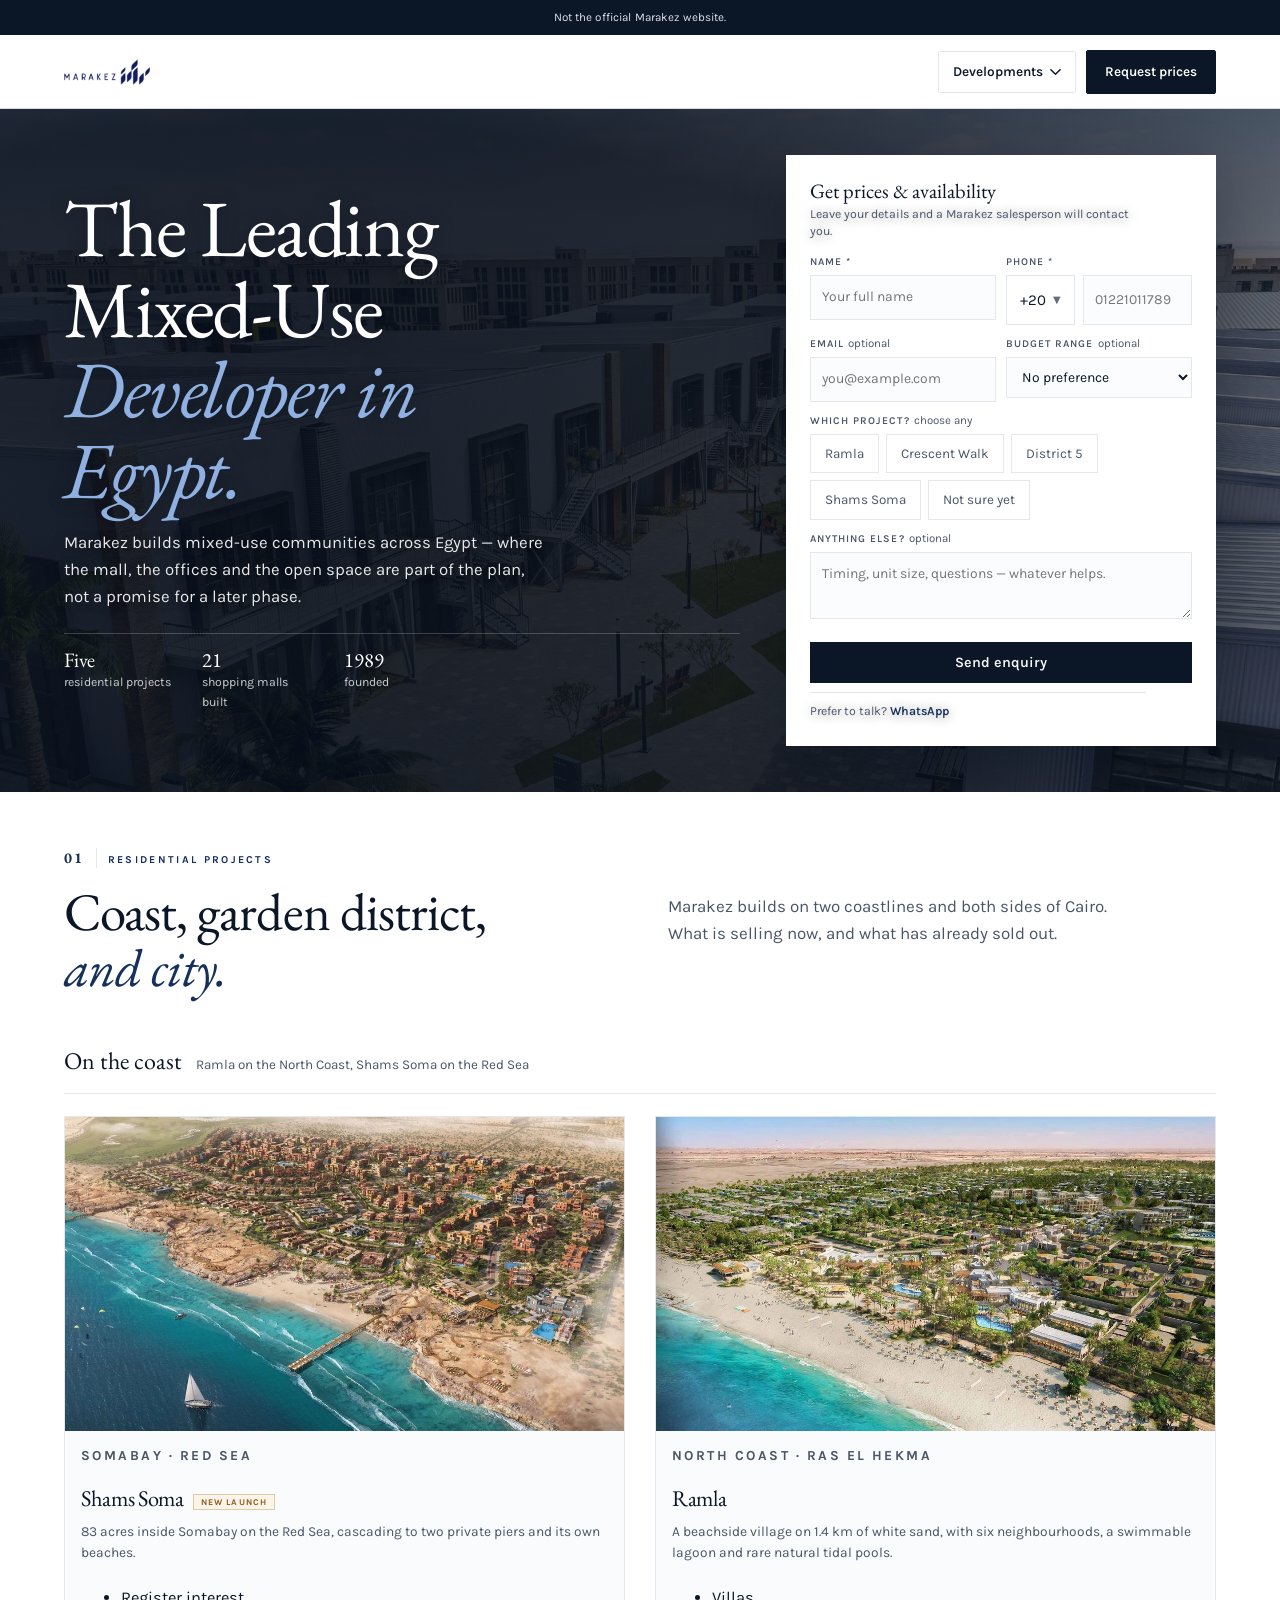
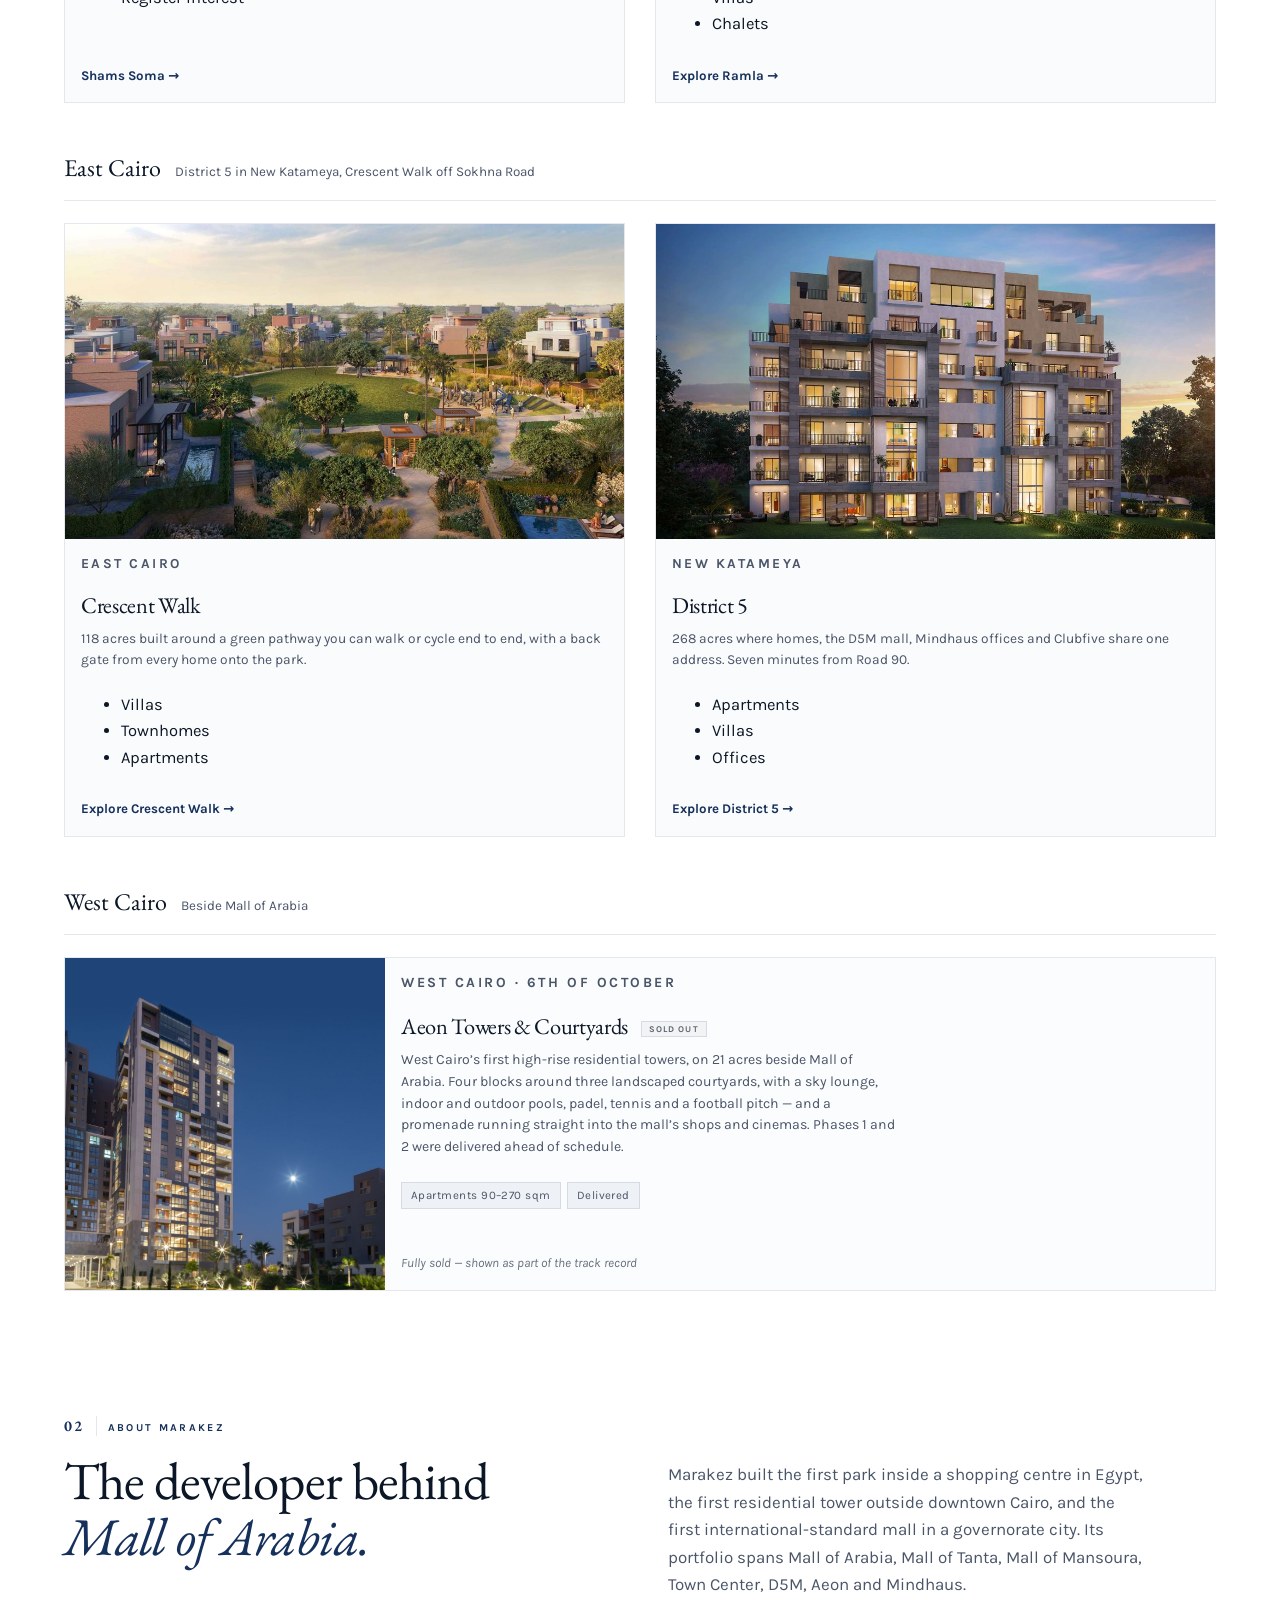
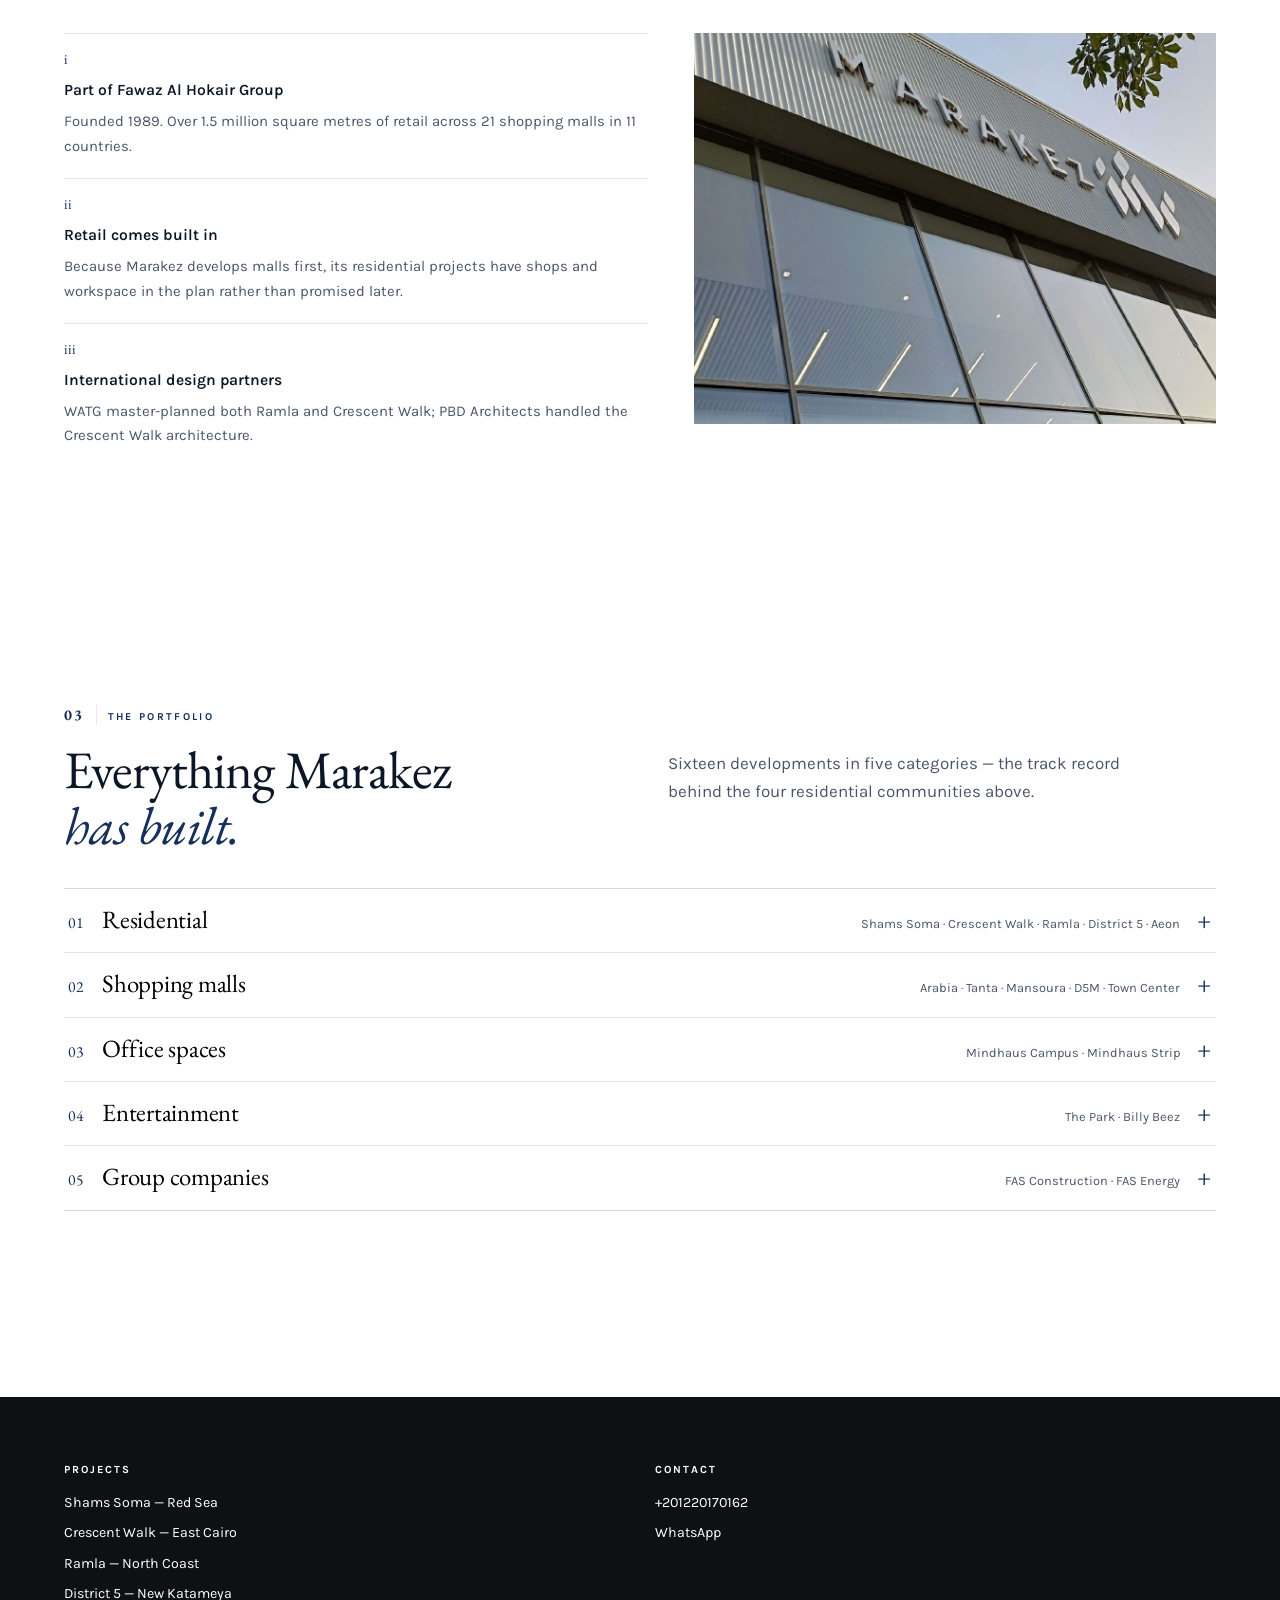
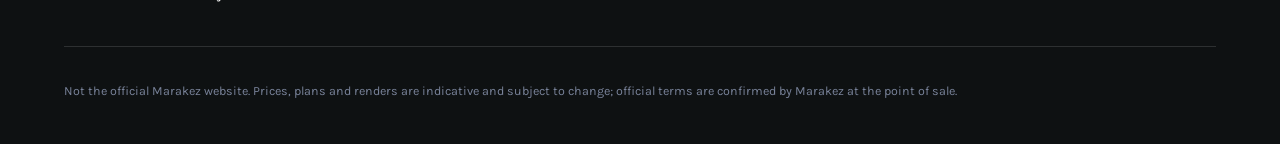
<file: index.html>
<!DOCTYPE html>
<html lang="en">
<head>
<meta charset="utf-8">
<meta name="viewport" content="width=device-width,initial-scale=1">
<title>Marakez Properties — Ramla, Crescent Walk &amp; District 5</title>
<link rel="preconnect" href="https://fonts.googleapis.com">
<link rel="preconnect" href="https://fonts.gstatic.com" crossorigin>
<link href="https://fonts.googleapis.com/css2?family=EB+Garamond:ital,wght@0,400;0,500;1,400&family=Karla:wght@400;500;600;700&display=swap" rel="stylesheet">
<style>
/* ─────────────────────────────────────────────────────────────
   One ground. Sections interlock rather than stack.
   ───────────────────────────────────────────────────────────── */
:root{--navy-hero:#0d1c30;
  --paper:#ffffff;          /* single ground for the whole page */
  --ink:#0b1626;
  --soft:#4a5568;
  --faint:#646d7b;
  --rule:#e4e7ec;
  --hair:#d6dbe3;--stone:#efe9dd;--stone-ink:#5f584a;
  --accent:#16305c;
  --sand:#16305c;
  --accent-light:#8fb0e0;   /* accent for dark backgrounds */
  --white:#fafbfc;
  --scrim:.92;   /* hero overlay strength — CMS: light .60 / medium .76 / strong .90 */

  --display:"EB Garamond",Georgia,serif;
  --body:"Karla",system-ui,sans-serif;

  --gut:clamp(20px,5vw,80px);
  --maxw:1280px;
}
*{box-sizing:border-box}
html,body{overflow-x:hidden;max-width:100%}
html{scroll-behavior:smooth}
@media(prefers-reduced-motion:reduce){html{scroll-behavior:auto}*{transition:none!important;animation:none!important}}

body{margin:0;background:var(--paper);color:var(--ink);
  font-family:var(--body);font-size:16.5px;line-height:1.62;-webkit-font-smoothing:antialiased}
img{max-width:100%;display:block}
a{color:inherit}

.wrap{max-width:var(--maxw);margin:0 auto;padding:0 var(--gut)}

/* ── Disclosure + header ─────────────────────────────────── */
.bar{background:var(--ink);color:#dde2ec;font-size:.73rem;padding:8px var(--gut);text-align:center;
  letter-spacing:.01em}
.bar strong{color:#fff}

.head{position:sticky;top:0;z-index:60;background:rgba(255,255,255,.94);backdrop-filter:blur(12px)}
.head::after{content:"";position:absolute;left:0;right:0;bottom:0;height:1px;background:var(--hair)}
.head-in{max-width:var(--maxw);margin:0 auto;padding:15px var(--gut);display:flex;align-items:center;gap:26px}
.mark{font-family:var(--display);font-size:1.4rem;font-weight:500;letter-spacing:-.01em;
  text-decoration:none;color:var(--ink)}







/* ── THE SPINE: one hairline running the whole document ──── */
.doc{position:relative}
/* The vertical hairline that used to run down the left of the document was
   removed: once the sections became full-bleed splits and edge-to-edge bands it
   no longer lined up with anything, so it read as a stray rule rather than a
   spine. */

/* Section shell — all sections share the ground, so only spacing separates them */
.sec{position:relative;z-index:2;padding:clamp(60px,8vw,120px) 0}
.sec--tight{padding-top:0}

/* Section marker (kept hidden; the spine it sat on was removed) */
.marker{display:none}
.secnum{font-family:var(--display);font-size:.95rem;color:var(--sand);
  margin-right:11px;padding-right:11px;border-right:1px solid var(--rule)}
@media(max-width:860px){.marker{display:none}}

/* Section content */
/* The extra 58px on the left used to clear the vertical spine. With the spine
   gone it just pushed every section 58px right of the hero, the money band and
   the footer — four different left edges on one page. Now they all share one. */
.inner{max-width:var(--maxw);margin:0 auto;padding:0 var(--gut)}
@media(max-width:860px){.inner{padding:0 var(--gut)}}

/* ── HERO ─────────────────────────────────────────────────── */
.hero{position:relative;min-height:min(88vh,780px);display:flex;align-items:flex-end;
  overflow:hidden;background:#1a2434}
.hero>img{position:absolute;inset:0;width:100%;height:100%;object-fit:cover;object-position:center}
.hero::after{content:"";position:absolute;inset:0;pointer-events:none;
  background:
    /* contained pool over the text block — the rest of the render stays clear */
    radial-gradient(130% 130% at 24% 62%,
      rgba(6,14,26,var(--scrim,.92)) 0%,
      rgba(6,14,26,calc(var(--scrim,.92) * .90)) 46%,
      rgba(6,14,26,calc(var(--scrim,.92) * .42)) 70%,
      rgba(6,14,26,0) 90%),
    linear-gradient(180deg, rgba(6,14,26,.45) 0%, rgba(6,14,26,.12) 34%, rgba(6,14,26,0) 55%),
    linear-gradient(180deg, rgba(6,14,26,0) 60%, rgba(6,14,26,.17) 85%, rgba(6,14,26,.34) 100%)}
.hero-in{position:relative}
/* Narrow screens: the copy sits below the image rather than over it.
   The render stays completely untouched and contrast is guaranteed,
   because the text is on the page background. */
@media(max-width:820px){
  /* The copy sits below the image rather than over it, on the hero's own navy
     ground — the same colour and the same light text as the desktop hero, so a
     phone and a desktop show one design rather than two.

     This block used to flip the text to dark ink, because the copy once sat on
     the page's white background. When the hero was given a navy ground for the
     image-loading fix, that dark text ended up on dark navy and measured
     1.06:1 — invisible. Everything below is set against the navy explicitly so
     the two can never drift apart again. */
  .hero{min-height:0;display:block;overflow:visible;background:var(--navy-hero)}
  .hero>img{position:static;width:100%;height:auto;aspect-ratio:16/10;object-fit:cover}
  .hero::after{display:none}
  .hero-in{padding:24px var(--gut) 30px}
  .hero-copy{color:#fff}
  .hero .kicker{color:var(--accent-light);text-shadow:none}
  .hero h1{color:#fff;text-shadow:none;max-width:20ch}
  .hero h1 em{color:var(--accent-light)}
  /* .hero-copy, not .hero-in — the enquiry form is a white card inside
     .hero-in, and colouring its paragraphs white made them invisible. */
  .hero-copy p:not(.kicker){color:rgba(255,255,255,.88)!important;text-shadow:none!important;
    opacity:1!important}
  .hero .btn{background:#fff;color:var(--ink)}
  .hero .btn--ghost{background:transparent;color:#fff;border:1px solid rgba(255,255,255,.42)}
  /* Below 820px the two buttons share the row evenly instead of one being
     wide and the other shrink-wrapped to its label. */
  .hero-cta{gap:9px}
  .hero-cta .btn{flex:1 1 0;min-width:0;padding:14px 10px;font-size:.86rem}
}

.hero-in{position:relative;z-index:2;width:100%;max-width:var(--maxw);margin:0 auto;
  padding:0 var(--gut) clamp(96px,11vw,150px);color:#fff}
.kicker{text-shadow:0 1px 10px rgba(6,14,26,.5);font-size:.69rem;letter-spacing:.24em;text-transform:uppercase;margin:0 0 16px;
  color:var(--sand)}
.hero h1{text-shadow:0 1px 18px rgba(6,14,26,.42);font-family:var(--display);font-weight:400;font-size:clamp(2.6rem,6.4vw,5rem);
  line-height:1.01;margin:0 0 18px;max-width:14ch;letter-spacing:-.018em}
.hero h1 em{font-style:italic;color:var(--accent-light)}
.hero p{text-shadow:0 1px 12px rgba(6,14,26,.45);max-width:48ch;font-size:1.05rem;color:rgba(255,255,255,.9);margin:0 0 28px}

.btn{display:inline-block;background:var(--white);color:var(--ink);text-decoration:none;
  padding:14px 28px;font-size:.9rem;font-weight:600;border:0;cursor:pointer;font-family:inherit;
  transition:transform .25s,box-shadow .25s}
.btn:hover{transform:translateY(-1px);box-shadow:0 8px 22px rgba(0,0,0,.16)}
.btn--ghost{background:transparent;color:#fff;border:1px solid rgba(255,255,255,.42)}

/* Hero buttons: a real row rather than two inline-blocks. As inline-blocks the
   pair wrapped onto separate lines on narrow screens and the ghost button kept
   a stray left margin, so it sat indented and half-width under the first. */
.hero-cta{display:flex;flex-wrap:wrap;gap:10px;align-items:stretch}
.hero-cta .btn{display:inline-flex;align-items:center;justify-content:center;text-align:center}
.btn--dark{background:var(--ink);color:var(--white)}
.btn--full{width:100%;text-align:center}
.btn:focus-visible{outline:2px solid var(--sand);outline-offset:3px}
/* One-line labels. The full wording wraps to two or three lines once the pair
   is sharing a narrow row, which looks broken; the short label is the same
   promise in fewer words. */
.lbl-short{display:none}
@media(max-width:560px){
  .lbl-long{display:none}
  .lbl-short{display:inline}
}

/* ── FACT RAIL: overlaps the hero, anchored to the spine ─── */
/* first cell's text lines up with the hero and the sections above and below */

/* ── Shared type ─────────────────────────────────────────── */
.eyebrow{font-size:.66rem;letter-spacing:.22em;text-transform:uppercase;
  color:var(--accent);font-weight:700;margin:0 0 14px}
h2{font-family:var(--display);font-weight:400;font-size:clamp(2rem,4.2vw,3.3rem);
  line-height:1.06;margin:0 0 18px;letter-spacing:-.018em;max-width:17ch}
h2 em{font-style:italic;color:var(--accent)}
.lead{font-size:1.06rem;color:var(--soft);max-width:56ch;margin:0}

/* ── DESCRIPTION: text left, tall image bleeding right ───── */
.desc{max-width:64ch}
.desc-fig{margin:clamp(34px,4.5vw,54px) 0 0;position:relative}
.desc-fig img{width:100%;height:100%;aspect-ratio:16/10;object-fit:cover;object-position:center;display:block}
.desc-fig figcaption{font-family:var(--display);font-style:italic;font-size:.95rem;
  color:var(--faint);padding-top:11px}

.pillars{display:grid;grid-template-columns:repeat(3,1fr);gap:clamp(20px,3vw,44px);
  margin-top:clamp(46px,6vw,76px)}
@media(max-width:820px){.pillars{grid-template-columns:1fr;gap:0}}
.pillar{padding-top:20px;border-top:1px solid var(--rule)}
@media(max-width:820px){.pillar{padding:18px 0}}
.pillar .n{font-family:var(--display);font-size:.9rem;color:var(--sand);display:block;margin-bottom:8px}
.pillar h3{margin:0 0 6px;font-size:.98rem;font-weight:600}
.pillar p{margin:0;font-size:.93rem;color:var(--soft)}

/* ── MASTERPLAN: pulled up, plan bleeds past the gutter ──── */
/* contain, not cover: a masterplan must never be cropped. Odd shapes letterbox
   against the panel instead of resizing the section. */

/* ── NEIGHBOURHOODS: tabs, borderless, on the ground ─────── */
.tabs{margin-top:clamp(28px,4vw,44px)}
.tabnav{display:flex;flex-wrap:wrap;gap:0;border-bottom:1px solid var(--rule)}
.tabnav button{appearance:none;background:none;border:0;padding:13px 20px 15px;
  font:inherit;font-size:.86rem;font-weight:600;color:var(--faint);cursor:pointer;
  border-bottom:2px solid transparent;margin-bottom:-1px;transition:color .2s,border-color .2s}
.tabnav button[aria-selected="true"]{color:var(--ink);border-bottom-color:var(--accent)}
.tabnav button:hover{color:var(--ink)}
.tabnav button:focus-visible{outline:2px solid var(--accent);outline-offset:-4px}
@media(max-width:640px){.tabnav button{flex:1 1 33%;padding:12px 8px;font-size:.8rem}}

.panel{display:none;grid-template-columns:minmax(0,.95fr) minmax(0,1.05fr);
  gap:clamp(24px,4vw,56px);padding-top:clamp(28px,3.5vw,42px);align-items:center}
.panel[data-open="true"]{display:grid;animation:fade .45s ease}
@keyframes fade{from{opacity:0;transform:translateY(6px)}to{opacity:1;transform:none}}
@media(max-width:820px){.panel[data-open="true"]{grid-template-columns:1fr}}
.panel .sub{font-size:.64rem;letter-spacing:.2em;text-transform:uppercase;color:var(--sand);
  font-weight:700;margin:0 0 12px}
.panel h3{margin:0 0 12px;font-family:var(--display);font-weight:400;font-size:clamp(1.9rem,3vw,2.5rem);
  letter-spacing:-.015em}
.panel p{margin:0 0 20px;color:var(--soft);font-size:.99rem;max-width:40ch}
.panel .types{list-style:none;margin:0;padding:0;display:flex;flex-wrap:wrap;gap:8px}
.panel .types li{border:1px solid var(--rule);padding:6px 13px;font-size:.79rem;color:var(--soft)}
.panel figure{margin:0;overflow:hidden}
.panel figure img{width:100%;height:100%;aspect-ratio:4/3;object-fit:cover;object-position:center}

/* ── USPs: hairline grid, no boxes ──────────────────────── */
.usps{display:grid;grid-template-columns:repeat(4,1fr);gap:clamp(20px,3vw,40px);
  margin-top:clamp(30px,4vw,48px)}
@media(max-width:900px){.usps{grid-template-columns:repeat(2,1fr)}}
@media(max-width:560px){.usps{grid-template-columns:1fr;gap:0}}
.usp{padding-top:20px;border-top:1px solid var(--rule)}
@media(max-width:560px){.usp{padding:18px 0}}
.usp .n{font-family:var(--display);font-size:.9rem;color:var(--sand);display:block;margin-bottom:9px}
.usp h3{margin:0 0 6px;font-size:.97rem;font-weight:600}
.usp p{margin:0;font-size:.9rem;color:var(--soft);line-height:1.55}

/* ── LEAD FORM: dark block, full bleed, ends the document ─ */
.form-grid{display:grid;grid-template-columns:1fr 1fr;gap:clamp(30px,5vw,72px);align-items:start}
@media(max-width:900px){.form-grid{grid-template-columns:1fr}}
.contact-line{margin-top:22px;font-size:.93rem;color:rgba(255,255,255,.7)}
.contact-line a{color:#fff;font-weight:600}

.fbox{background:var(--white);color:var(--ink);padding:clamp(26px,3vw,38px)}
.field{margin-bottom:15px}
.field label{display:block;font-size:.79rem;font-weight:600;margin-bottom:6px}
.field input,.field select,.field textarea{width:100%;padding:12px 14px;font:inherit;
  font-size:.94rem;border:1px solid var(--rule);background:var(--paper);color:var(--ink)}
.field input:focus,.field select:focus,.field textarea:focus{outline:2px solid var(--accent);
  outline-offset:1px;border-color:transparent}
.field textarea{min-height:82px;resize:vertical}
.frow{display:grid;grid-template-columns:1fr 1fr;gap:15px}
@media(max-width:560px){.frow{grid-template-columns:1fr}}






/* ── Project cards (homepage) ────────────────────────────── */
/* Four projects in a three-column grid left a 3 + 1 row with two empty cells.
   Two columns divide evenly into four, so the block reads as a balanced
   2 x 2. If a fifth project is ever added, revisit this. */
.projcards{display:grid;grid-template-columns:repeat(2,1fr);gap:clamp(18px,2.4vw,30px);
  margin-top:clamp(34px,4vw,52px)}
@media(max-width:900px){.projcards{grid-template-columns:1fr;gap:14px}}
@media(max-width:760px){
  .projcard{flex-direction:row;align-items:stretch;min-height:132px}
  .projcard figure{flex:0 0 38%;aspect-ratio:auto;align-self:stretch;position:relative}
  .projcard figure img{position:absolute;inset:0;width:100%;height:100%;object-fit:cover}
  .pc-body{padding:14px 16px}
  .projcard h3{font-size:1.3rem;margin-bottom:6px}
  .pc-body>p{font-size:.85rem;margin-bottom:8px;
    display:-webkit-box;-webkit-line-clamp:3;-webkit-box-orient:vertical;overflow:hidden}
  .pc-body .types{display:none}
  .pc-go{margin-top:6px;font-size:.78rem}
}
.projcard{display:flex;flex-direction:column;text-decoration:none;color:inherit;
  border:1px solid var(--rule);background:var(--white);
  transition:transform .35s cubic-bezier(.2,.7,.3,1),box-shadow .35s,border-color .35s}
.projcard:hover{transform:translateY(-3px);box-shadow:0 14px 40px rgba(11,22,38,.10);border-color:var(--hair)}
.projcard:focus-visible{outline:2px solid var(--accent);outline-offset:3px}
.projcard figure{margin:0;overflow:hidden;aspect-ratio:4/3;background:var(--rule)}
.projcard figure img{width:100%;height:100%;object-fit:cover;object-position:center;transition:transform .6s}
.projcard:hover figure img{transform:scale(1.04)}
.pc-body{padding:clamp(18px,2vw,24px);display:flex;flex-direction:column;flex:1}
.pc-loc{font-size:.64rem;letter-spacing:.18em;text-transform:uppercase;color:var(--sand);
  font-weight:700;margin:0 0 8px}
.projcard h3{font-family:var(--display);font-weight:400;font-size:1.75rem;margin:0 0 9px;
  letter-spacing:-.015em}
/* flex:1 made the paragraph absorb the card's spare height, which overrode the
   line-clamp and left the box at an arbitrary 31px — 1.5 lines, so the second
   line was sliced through the middle. The spacer below pushes the link to the
   bottom instead, so the paragraph keeps whatever height its clamp gives it. */
.pc-body>p{margin:0 0 14px;font-size:.93rem;color:var(--soft);flex:0 0 auto}
.pc-body .pc-spacer{flex:1 1 auto;min-height:0}
.pc-go{font-size:.83rem;font-weight:700;color:var(--accent);margin-top:14px}



/* ── Wider portfolio list ────────────────────────────────── */
/* ── PORTFOLIO: grouped accordion ─────────────────────────
   Grouping follows the five categories Marakez uses in its own e-brochure:
   Residential, Shopping Malls, Office Spaces, Entertainment, FAS companies. */
.acc{margin-top:clamp(22px,2.8vw,34px);border-top:1px solid var(--hair)}
.grp{border-bottom:1px solid var(--rule)}
.grp:last-child{border-bottom:1px solid var(--hair)}
.gb{appearance:none;background:none;border:0;width:100%;text-align:left;font:inherit;
  cursor:pointer;padding:17px 4px;display:flex;align-items:baseline;gap:16px;
  transition:background .18s}
.gb:hover{background:var(--white)}
.gb:focus-visible{outline:2px solid var(--accent);outline-offset:-2px}
.gn{font-family:var(--display);font-size:.98rem;color:var(--sand);min-width:18px}
.gb h3{margin:0;font-family:var(--display);font-weight:400;
  font-size:clamp(1.28rem,2.1vw,1.55rem);line-height:1.1;letter-spacing:-.01em;
  white-space:nowrap}
.gsum{margin-left:auto;font-size:.8rem;color:var(--soft);text-align:right;
  padding-left:20px;display:none}
@media(min-width:900px){.gsum{display:block}}
.gx{font-family:var(--display);font-size:1.5rem;color:var(--accent);line-height:1;
  transition:transform .24s;flex:0 0 auto;width:16px;text-align:center}
.gb[aria-expanded="true"] .gx{transform:rotate(45deg)}
@media(max-width:899px){.gb{gap:12px}}
.gp{padding:0 4px 20px}
.gp[hidden]{display:none}
.rows{display:grid;grid-template-columns:repeat(2,1fr);gap:0 clamp(28px,3.4vw,60px)}
@media(max-width:760px){.rows{grid-template-columns:1fr}}
.row{padding:13px 0;border-top:1px solid var(--rule);display:block;text-decoration:none}
.row.link:hover{background:var(--white)}
.row.link:focus-visible{outline:2px solid var(--accent);outline-offset:-2px}
.rt{display:flex;align-items:baseline;gap:10px;flex-wrap:wrap}
.rn{font-size:.95rem;font-weight:600}
.rl{font-size:.63rem;letter-spacing:.14em;text-transform:uppercase;color:var(--faint)}
.rs{margin-left:auto;font-size:.79rem;font-weight:600;color:var(--accent);white-space:nowrap}
.rd{margin:4px 0 0;font-size:.83rem;color:var(--soft);line-height:1.5}
.tag{font-size:.56rem;letter-spacing:.13em;text-transform:uppercase;
  background:var(--accent);color:#fff;padding:2px 7px}
.arrow{font-size:.77rem;color:var(--accent);font-weight:600;white-space:nowrap}
.pf .pf-loc{color:var(--sand);font-size:.66rem;letter-spacing:.14em;text-transform:uppercase;
  font-weight:700;display:block;margin-bottom:5px}


/* MOBILE-TIGHTEN */
@media(max-width:760px){
  .sec{padding:38px 0}
  .pillars{margin-top:24px}
  .pillar{padding:14px 0}
  .usp{padding:14px 0}
  .usps{margin-top:20px}
  .desc-fig{margin-top:24px}
  .panel{padding-top:20px;gap:18px}
  .panel p{margin-bottom:12px}
  .foot{padding:30px 0 22px}
  .foot-grid{gap:18px;margin-bottom:20px}
  h2{font-size:1.6rem;margin-bottom:12px}
  .lead{font-size:.98rem}
}

/* ── Mobile: sticky WhatsApp + enquiry bar ───────────────── */
.mobar{display:none}
@media(max-width:860px){
  .mobar{display:grid;grid-template-columns:1fr 1fr;gap:0;
    position:fixed;inset-inline:0;bottom:0;z-index:90;
    background:var(--white);border-top:1px solid var(--rule);
    box-shadow:0 -4px 18px rgba(11,22,38,.10)}
  .mobar a{display:flex;align-items:center;justify-content:center;gap:8px;
    padding:15px 10px;font-size:.9rem;font-weight:700;text-decoration:none;
    color:var(--ink);background:var(--white)}
  .mobar a + a{border-inline-start:1px solid var(--rule)}
  .mobar .wa{background:#1f7a4d;color:#fff}
  .mobar svg{width:17px;height:17px;fill:currentColor;flex:0 0 auto}
  body{padding-bottom:56px}
  .foot{padding-bottom:70px}
}




/* ── Consent bar (EEA visitors only) ─────────────────────── */
.consent{position:fixed;inset-inline:0;bottom:0;z-index:120;background:var(--ink);
  color:#e3e8f0;padding:16px var(--gut);display:flex;align-items:center;gap:18px;
  flex-wrap:wrap;justify-content:center;font-size:.86rem;
  box-shadow:0 -6px 24px rgba(0,0,0,.22)}
.consent p{margin:0;max-width:56ch}
.consent-btns{display:flex;gap:9px;flex:0 0 auto}
.cbtn{appearance:none;border:1px solid rgba(255,255,255,.4);background:transparent;
  color:#fff;padding:9px 20px;font:inherit;font-size:.85rem;font-weight:600;cursor:pointer;
  border-radius:2px}
.cbtn--yes{background:#fff;color:var(--ink);border-color:#fff}
.cbtn:hover{opacity:.88}
@media(max-width:860px){.consent{bottom:56px;padding:14px var(--gut);font-size:.82rem}}


/* ── Header nav: Developments dropdown ───────────────────── */
.nav{margin-inline-start:auto;display:flex;align-items:center;gap:10px}
.navdrop{position:relative}
.navbtn{display:inline-flex;align-items:center;gap:7px;appearance:none;
  background:none;border:1px solid var(--rule);border-radius:2px;
  padding:9px 14px;font:inherit;font-size:.85rem;font-weight:600;
  color:var(--ink);cursor:pointer;white-space:nowrap;
  transition:border-color .2s,background .2s}
.navbtn:hover{border-color:var(--hair);background:var(--white)}
.navbtn[aria-expanded="true"]{border-color:var(--accent);background:var(--white)}
.navbtn:focus-visible{outline:2px solid var(--accent);outline-offset:2px}
.navchev{width:11px;height:8px;flex:0 0 auto;transition:transform .22s}
.navbtn[aria-expanded="true"] .navchev{transform:rotate(180deg)}

.navmenu{position:absolute;top:calc(100% + 7px);inset-inline-end:0;z-index:70;
  min-width:262px;background:#fff;border:1px solid var(--rule);border-radius:3px;
  box-shadow:0 16px 42px rgba(11,22,38,.16);overflow:hidden;
  animation:navin .18s ease}
@keyframes navin{from{opacity:0;transform:translateY(-5px)}to{opacity:1;transform:none}}
.navmenu a{display:block;padding:13px 17px;text-decoration:none;color:var(--ink);
  border-bottom:1px solid var(--rule);transition:background .16s}
.navmenu a:last-child{border-bottom:0}
.navmenu a:hover,.navmenu a:focus{background:var(--white);outline:none}
.navmenu a:focus-visible{box-shadow:inset 3px 0 0 var(--accent)}
.navmenu a[aria-current="page"]{background:var(--white);box-shadow:inset 3px 0 0 var(--accent)}
.nm-name{display:block;font-size:.94rem;font-weight:600;line-height:1.25}
.nm-loc{display:block;font-size:.76rem;color:var(--faint);margin-top:2px}

.navcta{background:var(--ink);color:#fff;text-decoration:none;
  padding:10px 18px;border-radius:2px;font-size:.85rem;font-weight:600;
  white-space:nowrap;border:1px solid var(--ink)}
.navcta:hover{opacity:.9}
.navcta:focus-visible{outline:2px solid var(--accent);outline-offset:2px}

@media(max-width:620px){
  .head-in{gap:8px}
  .navbtn{padding:8px 11px;font-size:.79rem}
  .navcta{padding:9px 12px;font-size:.79rem}
  .mark,.marktext{font-size:1.1rem}
  /* pin the menu to the viewport so it can't run off either edge */
  .navdrop{position:static}
  .navmenu{inset-inline:var(--gut);inset-inline-end:var(--gut);
    min-width:0;width:auto;top:calc(100% + 6px)}
  .head{position:sticky}
  .head-in{position:relative}
}
@media(max-width:430px){
  /* The menu keeps its full "Developments" label at every width — the CTA is
     what gives way, since "Prices" reads fine on its own next to a phone. */
  .nav{gap:6px}
  .navbtn{padding:8px 9px;font-size:.75rem;gap:5px}
  /* The label is swapped, not scaled. text-indent hides the long text; the box
     needs an explicit width or it collapses to its padding and "Prices" spills
     outside the border. */
  .navcta{padding:9px 0;font-size:.75rem;
    width:74px;overflow:hidden;white-space:nowrap;text-indent:-9999px;position:relative}
  .navcta::after{content:"Prices";position:absolute;inset:0;
    display:flex;align-items:center;justify-content:center;text-indent:0}
  .mark,.marktext{font-size:1rem}
}
@media(max-width:360px){
  /* Below this the gutter leaves ~280px of usable header. Everything tightens
     rather than anything being dropped or relabelled. */
  .nav{gap:5px}
  .navbtn{padding:7px 7px;font-size:.71rem;gap:4px}
  .navcta{width:62px;font-size:.71rem;padding:9px 0}
}

/* ── Logo slots (image from CMS, text wordmark as fallback) ─ */
.mark{display:inline-flex;align-items:center;gap:10px;line-height:1}
.mark img{height:26px;width:auto;max-width:170px;object-fit:contain;
  object-position:left center;display:none}
.mark img[src]:not([src=""]){display:block}
.mark img[src]:not([src=""]) + .marktext{display:none}
.marktext{font-family:var(--display);font-size:1.4rem;font-weight:500;letter-spacing:-.01em}

.projlogo{height:30px;width:auto;max-width:240px;object-fit:contain;
  object-position:left center;margin-bottom:12px;display:none}
.projlogo[src]:not([src=""]){display:block}

/* ── Availability states on chips ────────────────────────── */
.chip{position:relative}
.chip[data-status="limited"]::after{
  content:"Few left";position:absolute;top:-8px;inset-inline-end:-6px;
  background:#bf8a2a;color:#fff;font-size:.58rem;font-weight:700;
  letter-spacing:.06em;text-transform:uppercase;padding:2px 6px;border-radius:2px;
  line-height:1.3;pointer-events:none}
.chip[data-status="sold_out"]{
  color:var(--faint);background:transparent;border-style:dashed;
  cursor:not-allowed;text-decoration:line-through;text-decoration-thickness:1px;
  text-decoration-color:var(--faint)}
.chip[data-status="sold_out"]:hover{border-color:var(--rule);color:var(--faint)}
.chip[data-status="sold_out"]::after{
  content:"Sold out";position:absolute;top:-8px;inset-inline-end:-6px;
  background:var(--rule);color:var(--soft);font-size:.58rem;font-weight:700;
  letter-spacing:.06em;text-transform:uppercase;padding:2px 6px;border-radius:2px;
  line-height:1.3;pointer-events:none}
.chipnote{font-size:.78rem;color:var(--faint);margin:9px 0 0}

/* Availability badge on the tab panels */
.availbadge{display:inline-flex;align-items:center;gap:6px;font-size:.66rem;
  letter-spacing:.14em;text-transform:uppercase;font-weight:700;
  padding:4px 10px;margin-bottom:12px;border-radius:2px}
.availbadge[data-status="available"]{background:rgba(22,48,92,.09);color:var(--accent)}
.availbadge[data-status="limited"]{background:rgba(191,138,42,.15);color:#8a6414}
.availbadge[data-status="sold_out"]{background:var(--rule);color:var(--soft)}
.availbadge .dot{width:6px;height:6px;border-radius:50%;background:currentColor}

/* ── Lead form controls ──────────────────────────────────── */
.req{color:var(--sand);font-weight:400}
.opt-tag{color:var(--faint);font-weight:400;font-size:.72rem;letter-spacing:.04em}
.ferr{display:none;color:#b4402f;font-size:.79rem;margin-top:6px}
.fmsg{margin-top:14px;font-size:.9rem;display:none}
.fmsg.ok{display:block;color:#1d6b45}
.fmsg.err{display:block;color:#b4402f}

/* phone row */
.phone-row{display:flex;gap:8px;position:relative}
.cc-btn{flex:0 0 auto;display:flex;align-items:center;gap:7px;background:var(--paper);
  border:1px solid var(--rule);padding:12px 13px;font:inherit;font-size:.94rem;cursor:pointer;
  color:var(--ink);white-space:nowrap}
.cc-btn:hover{border-color:var(--accent)}
.cc-btn:focus-visible{outline:2px solid var(--accent);outline-offset:1px}
.cc-caret{font-size:.62rem;color:var(--faint)}
.phone-row input[type=tel]{flex:1 1 auto;min-width:0}
.cc-pop{position:absolute;z-index:70;top:calc(100% + 5px);left:0;width:min(330px,100%);
  background:#fff;border:1px solid var(--rule);box-shadow:0 14px 38px rgba(0,0,0,.15)}
.cc-search{width:100%;padding:11px 13px;font:inherit;font-size:.92rem;border:0;
  border-bottom:1px solid var(--rule);background:#fff;color:var(--ink)}
.cc-search:focus{outline:2px solid var(--accent);outline-offset:-2px}
.cc-list{list-style:none;margin:0;padding:0;max-height:260px;overflow-y:auto}
.cc-list li{display:flex;justify-content:space-between;gap:12px;padding:9px 13px;
  font-size:.9rem;cursor:pointer}
.cc-list li:hover,.cc-list li:focus{background:var(--paper);outline:none}
.cc-list .cc-num{color:var(--faint);font-variant-numeric:tabular-nums}
.cc-list .cc-none{color:var(--faint);cursor:default;justify-content:center}

/* chips for multi-select */
.chips{display:flex;flex-wrap:wrap;gap:7px}
.chip{appearance:none;background:var(--paper);border:1px solid var(--rule);
  padding:8px 14px;font:inherit;font-size:.84rem;color:var(--soft);cursor:pointer;
  transition:background .18s,border-color .18s,color .18s}
.chip:hover{border-color:var(--accent);color:var(--ink)}
.chip[aria-pressed="true"]{background:var(--accent);border-color:var(--accent);color:#fff}
.chip:focus-visible{outline:2px solid var(--accent);outline-offset:2px}
/* The honeypot is clipped, but `.lead-card input[type=text]{width:100%}` is more
   specific than this rule, so it was being stretched to the width of its
   containing block. Harmless while the clip holds, but it only takes one CSS
   change for a spam-trap field to become visible. */
.hp{position:absolute!important;width:1px!important;height:1px!important;padding:0;
  margin:-1px;overflow:hidden;clip:rect(0 0 0 0);white-space:nowrap;border:0}

/* ── FOOTER ─────────────────────────────────────────────── */
.foot{background:#0e1112;color:#9aa3b2;padding:clamp(44px,5vw,68px) 0 30px;font-size:.89rem;
  position:relative;z-index:2}
.foot a{color:#fff;text-decoration:none}
.foot a:hover{text-decoration:underline}
.foot-grid{display:grid;grid-template-columns:repeat(auto-fit,minmax(190px,1fr));gap:30px;margin-bottom:34px}
.foot h4{color:#fff;font-size:.68rem;letter-spacing:.18em;text-transform:uppercase;margin:0 0 13px;font-weight:700}
.foot ul{list-style:none;padding:0;margin:0}
.foot li{margin-bottom:7px}
.foot-dis{border-top:1px solid rgba(255,255,255,.13);padding-top:22px;font-size:.78rem;
  line-height:1.62;color:#79839a}
.foot-dis strong{color:#c2cadb}

/* ── Scroll reveal ──────────────────────────────────────── */
.rv{opacity:0;transform:translateY(14px);transition:opacity .7s ease,transform .7s cubic-bezier(.2,.7,.3,1)}
.rv.in{opacity:1;transform:none}
@media(prefers-reduced-motion:reduce){.rv{opacity:1;transform:none}}

@media(max-width:860px){
  .sec{padding:52px 0}
  h2{font-size:1.85rem}
}

/* ═══ Section fit: fill the screen, never clip ══════════════════════════════
   Every section is at least one screen tall, so a short section can no longer
   share the viewport with the next one. min-height (not height) and no
   overflow:hidden, so a section taller than a screen runs on rather than
   losing its bottom. Scroll then settles on section edges without trapping.  */
.sec{padding:clamp(34px,4.2vw,64px) 0}
.sec--tight{padding-top:0}
.hero-in{padding-bottom:clamp(56px,6vw,88px)}
h2{margin-bottom:12px}
.lead{margin-bottom:0}
.projcards{gap:clamp(14px,1.8vw,22px);margin-top:clamp(18px,2.2vw,26px)}
.projcard figure{aspect-ratio:16/9}
.projcard .pc-body{padding:14px 16px 16px}
.projcard h3{font-size:1.4rem;margin-bottom:5px}
.projcard p{font-size:.86rem;line-height:1.5;display:-webkit-box;-webkit-line-clamp:2;
  -webkit-box-orient:vertical;overflow:hidden}
.projcard .types{margin-top:8px}
.projcard .pc-go{margin-top:10px}

/* Section intro: heading and lead side by side above 1000px. .desc caps itself
   at 64ch for a single stacked column; left in place it squeezes both grid
   tracks and the lead wraps to nine lines. */
@media(min-width:1000px){
  .sec .inner > .desc,
  .sec .inner > .rv:first-child{
    display:grid;grid-template-columns:minmax(0,1fr) minmax(0,1fr);
    gap:0 clamp(32px,4.4vw,76px);align-items:start;max-width:none}
  .sec .inner > .desc > .eyebrow,
  .sec .inner > .rv:first-child > .eyebrow{grid-column:1 / -1}
  .sec .inner > .desc > h2,
  .sec .inner > .rv:first-child > h2{margin-bottom:0;align-self:start}
  .sec .inner > .desc > .lead,
  .sec .inner > .rv:first-child > .lead{max-width:48ch;padding-top:.5em}
}
@media(min-width:901px){
  .hero,.sec{
    min-height:calc(100dvh - var(--headh,64px));
    display:flex;flex-direction:column;justify-content:center}
  .sec > .inner{width:100%}
  html{scroll-snap-type:y proximity}
  .hero,.sec,footer{scroll-snap-align:start;scroll-margin-top:var(--headh,64px)}
}
@media(prefers-reduced-motion:reduce){html{scroll-snap-type:none}}

/* Project pages, section 01: the wide photo alone is 709px, which no amount of
   padding trimming fixes. Above 1000px it sits beside the pillars instead of
   stacked above them, which is what brings the section under one screen. */
@media(min-width:1000px){
  .sec .inner:has(> .desc-fig){
    display:grid;grid-template-columns:minmax(0,1.12fr) minmax(0,1fr);
    gap:clamp(22px,2.6vw,36px) clamp(28px,3.4vw,56px);align-items:start}
  .sec .inner:has(> .desc-fig) > .desc{grid-column:1 / -1}
  .sec .inner:has(> .desc-fig) > .desc-fig{margin:0}
  .sec .inner:has(> .desc-fig) > .pillars{
    display:flex;flex-direction:column;gap:clamp(12px,1.4vw,18px)}
  .sec .inner:has(> .desc-fig) > .pillars .pillar{padding:0}
  /* tab panels: 4:3 stacks tall once the panel also carries a chip and a list */
  .panel figure img{aspect-ratio:16/10}
}

@media(min-width:1000px){
  /* Crescent Walk and District 5 carry a fourth pillar, which puts that column
     42px past the photo. Tightening the stack absorbs it. */
  .sec .inner:has(> .desc-fig) > .pillars{gap:clamp(9px,1.05vw,13px)}
  .sec .inner:has(> .desc-fig) > .pillars .pillar p{font-size:.89rem;line-height:1.5}
  .sec .inner:has(> .desc-fig) > .pillars .pillar .n{margin-bottom:5px}
  .desc-fig figcaption{margin-top:8px}
}

/* ═══ A3: numbered points beside a photograph ══════════════════════════════
   The four points are short, so on their own they filled about half a screen.
   Beside a tall photo they fill ~82%. If no photo is set the layout falls back
   to full-height columns (treatment A2), which fills ~80% with no asset at
   all — so an empty slot degrades to a good layout, never a broken one. */
.usp-fig{margin:0;overflow:hidden;background:var(--rule);position:relative;display:none}
.usp-fig img{position:absolute;inset:0;width:100%;height:100%;
  object-fit:cover;object-position:center}
.usp-wrap:has(.usp-fig img[src]:not([src=""])) .usp-fig{display:block}

@media(min-width:1000px){
  /* with a photo */
  .usp-wrap:has(.usp-fig img[src]:not([src=""])){
    display:grid;grid-template-columns:minmax(0,1.25fr) minmax(0,1fr);
    gap:clamp(28px,3.6vw,58px);align-items:stretch;
    min-height:clamp(340px,48vh,500px)}
  .usp-wrap:has(.usp-fig img[src]:not([src=""])) .usps{
    grid-template-columns:1fr 1fr;gap:0 clamp(24px,3vw,42px);margin-top:0}
  .usp-wrap:has(.usp-fig img[src]:not([src=""])) .usp{
    padding:clamp(15px,1.9vw,22px) 0;border-top:1px solid var(--rule)}
  .usp-wrap:has(.usp-fig img[src]:not([src=""])) .usp:nth-child(-n+2){
    border-top:0;padding-top:0}

  /* without a photo — full-height columns instead */
  .usp-wrap:not(:has(.usp-fig img[src]:not([src=""]))) .usps{
    min-height:clamp(330px,46vh,470px);gap:0}
  .usp-wrap:not(:has(.usp-fig img[src]:not([src=""]))) .usp{
    padding:0 clamp(16px,2vw,28px);border-top:0;border-left:1px solid var(--rule);
    display:flex;flex-direction:column;justify-content:space-between}
  .usp-wrap:not(:has(.usp-fig img[src]:not([src=""]))) .usp:first-child{
    padding-left:0;border-left:0}
  .usp-wrap:not(:has(.usp-fig img[src]:not([src=""]))) .usp:last-child{padding-right:0}
  .usp-wrap:not(:has(.usp-fig img[src]:not([src=""]))) .usp .n{
    font-size:clamp(2rem,3.2vw,2.8rem);color:var(--accent);font-style:italic;
    line-height:1;margin-bottom:0}
  .usp-wrap:not(:has(.usp-fig img[src]:not([src=""]))) .usp h3{margin-top:auto}
}
@media(max-width:999px){
  .usp-fig{aspect-ratio:16/10;position:static;margin-top:clamp(20px,3vw,30px)}
  .usp-fig img{position:static}
}

/* ═══ B1: About Marakez gains the photo column the project pages already have ═══ */
.about-fig{margin:0;overflow:hidden;background:var(--rule);aspect-ratio:4/3;display:none}
.about-fig img{width:100%;height:100%;object-fit:cover;object-position:center}
.about-wrap:has(.about-fig img[src]:not([src=""])) .about-fig{display:block}
@media(min-width:1000px){
  .about-wrap:has(.about-fig img[src]:not([src=""])){
    display:grid;grid-template-columns:minmax(0,1.12fr) minmax(0,1fr);
    gap:clamp(24px,3vw,44px) clamp(30px,3.6vw,58px);align-items:start;
    margin-top:clamp(22px,2.8vw,34px)}
  .about-wrap:has(.about-fig img[src]:not([src=""])) .pillars{
    display:flex;flex-direction:column;gap:clamp(13px,1.6vw,20px);margin-top:0}
  .about-wrap:has(.about-fig img[src]:not([src=""])) .pillar{padding-top:13px}
}
@media(max-width:999px){
  .about-fig{margin-top:clamp(20px,3vw,30px)}
}

/* ═══ LAYOUT RULE ══════════════════════════════════════════════════════════
   A section may be a screen tall, but the content inside it is never stretched
   to fill that height. It keeps its natural size and centres as a block, so
   leftover space collects at the top and bottom where it reads as margin.
   Stretching short content into a tall box only ever produces a hole in the
   middle or a box that no longer matches what's in it.                       */

/* was justify-content:space-between, which opened a 271px hole between the
   numeral and the heading */
@media(min-width:1000px){
  .usp-wrap:not(:has(.usp-fig img[src]:not([src=""]))) .usps{
    min-height:0;gap:0 clamp(18px,2.2vw,30px)}
  .usp-wrap:not(:has(.usp-fig img[src]:not([src=""]))) .usp{
    display:block;padding-left:clamp(14px,1.8vw,22px);border-left:1px solid var(--rule)}
  .usp-wrap:not(:has(.usp-fig img[src]:not([src=""]))) .usp:first-child{
    padding-left:0;border-left:0}
  .usp-wrap:not(:has(.usp-fig img[src]:not([src=""]))) .usp .n{
    /* #d6dbe3 measured 1.39:1 on white — invisible. This still reads as a quiet
       marker but clears the 3:1 needed at this size (measures 3.36:1). */
    font-size:1.6rem;color:#7f8da4;font-style:italic;line-height:1;
    display:block;margin-bottom:var(--s2,12px)}
  .usp-wrap:not(:has(.usp-fig img[src]:not([src=""]))) .usp h3{margin-top:0}

  /* the photo variant: text used to stop 74px above the image because the box
     was forced past the content */
  .usp-wrap:has(.usp-fig img[src]:not([src=""])){min-height:0;align-items:start}
  .usp-wrap:has(.usp-fig img[src]:not([src=""])) .usps{gap:clamp(26px,3vw,38px) clamp(24px,3vw,42px)}
  .usp-wrap:has(.usp-fig img[src]:not([src=""])) .usp-fig{height:100%;min-height:100%}
  .usp-wrap:has(.usp-fig img[src]:not([src=""])) .usp-fig img{min-height:260px}
}

/* tab panels centred the figure against the text, so the offset changed with
   every tab — 29px, 17px, 4px depending on how long the copy was */
.panel{align-items:start}

/* ═══ HERO WITH THE LEAD FORM ══════════════════════════════════════════════
   The form is the first thing on screen, beside the headline rather than at
   the foot of the page. Fields sit two-up inside the card: a six-field form in
   one column runs ~230px taller and pushes the hero past the fold.          */
.hero{min-height:0}
.hero-in{display:grid;grid-template-columns:minmax(0,1fr) minmax(330px,430px);
  gap:clamp(26px,3.6vw,58px);align-items:center;
  padding:clamp(28px,3.6vw,48px) var(--gut)}
.hero-copy{min-width:0}
.hero .hero-copy p:not(.kicker){margin-bottom:0}

.facts{display:flex;gap:clamp(16px,2.4vw,32px);flex-wrap:wrap;margin:22px 0 0;
  padding:15px 0 0;border-top:1px solid rgba(255,255,255,.2)}
.facts[hidden]{display:none}
.facts div{color:rgba(255,255,255,.78);font-size:.77rem;max-width:16ch}
.facts b{display:block;font-family:var(--display);font-size:1.28rem;color:#fff;
  line-height:1.1;margin-bottom:2px;font-weight:400;text-shadow:0 1px 10px rgba(6,14,26,.4)}

.lead-card{background:#fff;padding:clamp(18px,2vw,24px);
  box-shadow:0 18px 50px rgba(6,14,26,.28);color:var(--ink)}
.lead-card h4{margin:0 0 3px;font-family:var(--display);font-weight:400;font-size:1.28rem;
  line-height:1.15}
.lead-card .why{margin:0 0 13px;font-size:.77rem;color:var(--soft);line-height:1.45}
.lead-card .field{margin-bottom:9px}
.lead-card label{display:block;font-size:.65rem;letter-spacing:.1em;text-transform:uppercase;
  color:var(--faint);margin-bottom:4px}
.lead-card .opt-tag{text-transform:none;letter-spacing:0;color:#697182;font-size:.72rem}
.lead-card .req{color:var(--sand)}
.lead-card input[type=text],.lead-card input[type=tel],.lead-card input[type=email],
.lead-card select,.lead-card textarea{width:100%;font:inherit;font-size:.87rem;
  padding:10px 11px;border:1px solid var(--rule);background:#fbfcfd;color:var(--ink)}
.lead-card textarea{resize:vertical;min-height:52px}
.lead-card .btn--full{width:100%;margin-top:5px;padding:12px;font-size:.9rem}
.lead-card .alt{margin:9px 0 0;padding-top:9px;border-top:1px solid var(--rule);
  font-size:.77rem;color:var(--soft)}
.lead-card .alt a{color:var(--accent);font-weight:600;text-decoration:none}
/* two-up rows */
/* Pairs used to be inline-block at calc(50% - 5px) with a 10px left margin.
   Inline-block elements are separated by the whitespace between them in the
   HTML, so 50% + 50% + 10px + that space overflowed the card — the pair could
   never sit on one line. Each field wrapped to its own row at half width, with
   every second one indented by the stray margin. A grid has no whitespace to
   collapse, so the pairs actually pair. */
.lead-card form{display:grid;grid-template-columns:1fr 1fr;column-gap:10px}
.lead-card form > *{grid-column:1 / -1;min-width:0}
.lead-card form > .field.half{grid-column:span 1}
/* dependent bedrooms / area field */
.lead-card .dep[hidden]{display:none}
.lead-card .dep{animation:depslip .22s ease}
@keyframes depslip{from{opacity:0;transform:translateY(-4px)}to{opacity:1;transform:none}}
@media(prefers-reduced-motion:reduce){.lead-card .dep{animation:none}}
.lead-card .grouplab{font-size:.6rem;letter-spacing:.13em;text-transform:uppercase;
  color:#697182;width:100%;margin:7px 0 3px}
.lead-card .grouplab:first-child{margin-top:0}

@media(max-width:980px){
  .hero-in{grid-template-columns:1fr;gap:22px}
}

/* ── fixes after the form moved into the hero ───────────────────────────── */
/* The header wordmark is a 170px image where the text mark was ~77px, which
   pushed the nav past the gutter below 560px. */
@media(max-width:560px){ .mark img{max-width:120px} }
@media(max-width:400px){ .mark img{max-width:96px} }
@media(max-width:340px){ .mark img{max-width:78px} }

/* Anything inside the white form card must not inherit the hero's white text. */
.lead-card,.lead-card p,.lead-card label,.lead-card .chipnote,
.lead-card .opt-tag{color:var(--soft)}
.lead-card .chipnote{color:var(--faint)}
.lead-card h4,.lead-card input,.lead-card select,.lead-card textarea{color:var(--ink)}

/* Below 980px the hero stacks and the card becomes full width, so the paired
   fields should stay paired — dropping them to one column there left a 738px
   card with 738px-wide inputs. They only stack once the card itself is narrow. */
@media(max-width:520px){
  .lead-card form{grid-template-columns:1fr}
  .lead-card form > .field.half{grid-column:1 / -1}
}
/* ── Mobile hero: the facts strip ───────────────────────────────────────────
   Below the stacking breakpoint the hero image moves above the copy and the
   text sits on white, so every white-on-image colour has to flip. The key
   facts were missed: they kept white text on a white ground and measured 1:1,
   i.e. invisible. The rule above only covers <p>, and the facts are <b>/<span>
   inside a <div>. */

/* ── Touch targets ──────────────────────────────────────────────────────────
   Footer links rendered 16px tall and the "Prefer to talk? WhatsApp" link 14px.
   Both are below the 24px minimum for a finger, so they were easy to miss and
   easy to hit by accident. Padding rather than font-size, so nothing about the
   typography changes. */
@media(max-width:600px){
  footer a{display:inline-block;padding:6px 0;min-height:28px}
  .foot-grid li{margin-bottom:2px}
  .lead-card .alt a{display:inline-block;padding:7px 0;min-height:30px}
  .mark{padding:4px 0}
}

/* Shams Soma has no photography yet. Rather than let the card collapse or show
   a broken frame, an image-less card keeps its shape and shows a plain ground,
   so the row of four stays even. It becomes a normal photo card the moment one
   is uploaded in the panel. */
.projcard figure:not(:has(img[src]:not([src=""]))){
  background:linear-gradient(160deg,#16305c 0%,#0d1c30 100%);
  /* Must match the 16/9 the photo cards use. At 4/3 the image-less card was
     104px taller and dragged its whole row down with it, so the 2 x 2 block
     looked lopsided. */
  aspect-ratio:16/9}
.projcard figure:not(:has(img[src]:not([src=""]))) img{display:none}
.hero > img.bg:not([src]),.hero > img.bg[src=""]{display:none}

/* ── "New launch" markers ───────────────────────────────────────────────────
   Same warm tone as the offers strip, so "time-sensitive" reads consistently
   across the site. Injected by content.js from settings.json, so all three
   appear and expire together. */
.nametag{display:inline-block;vertical-align:middle;margin-left:9px;
  font:700 .55rem var(--body);letter-spacing:.13em;text-transform:uppercase;
  background:#fbf4e9;color:#8f5a1c;border:1px solid #e0c9a4;padding:2px 7px;
  white-space:nowrap}
.navtag{margin-left:8px;font:700 .52rem var(--body);letter-spacing:.12em;
  text-transform:uppercase;background:#fbf4e9;color:#8f5a1c;
  border:1px solid #e0c9a4;padding:1px 6px;white-space:nowrap}
.hbadge{display:inline-flex;align-items:center;gap:8px;margin:0 0 14px;
  background:rgba(255,255,255,.12);border:1px solid rgba(255,255,255,.34);
  padding:6px 13px;font:700 .6rem var(--body);letter-spacing:.14em;
  text-transform:uppercase;color:#fff}
.hbadge .dot{width:6px;height:6px;border-radius:50%;background:#e6b45f;flex:0 0 auto}
/* below the stacking point the hero copy sits on white, so the badge flips */
@media(max-width:860px){
  .hbadge{background:#fbf4e9;border-color:#e0c9a4;color:#8f5a1c}
}

/* ── Projects grouped by region ─────────────────────────────────────────────
   Region beats chronology here: someone shopping already knows whether they
   want the coast or Cairo, and it lets Aeon be shown honestly — it is part of
   the record but has nothing to sell, so it appears without a link. */
.projgroups{display:flex;flex-direction:column;gap:clamp(30px,3.6vw,50px);
  margin-top:clamp(30px,3.6vw,48px)}
.pg-head{display:flex;align-items:baseline;gap:14px;flex-wrap:wrap;
  padding-bottom:12px;margin-bottom:clamp(16px,2vw,22px);
  border-bottom:1px solid var(--rule)}
.pg-head h3{font-family:var(--display);font-weight:400;font-size:1.5rem;margin:0}
.pg-head p{margin:0;font-size:.84rem;color:var(--soft)}
.projgroup .projcards{display:grid;grid-template-columns:repeat(2,1fr);
  gap:clamp(18px,2.4vw,30px);margin-top:0}
/* the sold-out group has one card; a half-width lone card reads as a mistake,
   so it runs full width and shorter instead */
.projgroup--one .projcards{grid-template-columns:1fr}
.projcard--sold{display:grid;grid-template-columns:minmax(0,320px) minmax(0,1fr);
  align-items:stretch;
  border:1px solid var(--rule);background:#fbfcfd;cursor:default}
/* The image column stretches to whatever height the text needs, rather than
   holding a 16:9 box and leaving a gap beneath it. align-items on the grid
   defaults to stretch, so the figure fills its cell and the photo covers it. */
.projcard--sold figure{margin:0;height:100%;min-height:0;overflow:hidden;
  /* aspect-ratio must be cleared explicitly. The base .projcard figure sets
     16/9, and with an explicit height that ratio drives the WIDTH — a 288px
     tall figure became 512px wide and spilled across the text. */
  aspect-ratio:auto;width:100%;
  background:linear-gradient(160deg,#3b4655,#232b36)}
.projcard--sold figure img{width:100%;height:100%;object-fit:cover;display:block}
.projcard--sold .pc-body{display:flex;flex-direction:column;justify-content:center}
.projcard--sold h3,.projcard--sold p,.projcard--sold .pc-loc{color:var(--soft)}
.projcard--sold h3{color:var(--ink)}
.soldtag{display:inline-block;vertical-align:middle;margin-left:9px;
  font:700 .55rem var(--body);letter-spacing:.13em;text-transform:uppercase;
  background:#f2f3f5;color:#5c6672;border:1px solid var(--hair);padding:2px 7px;
  white-space:nowrap}
.pc-note{font-size:.8rem;color:var(--faint);font-style:italic}
@media(max-width:760px){
  .projgroup .projcards{grid-template-columns:1fr}
  .projcard--sold{grid-template-columns:1fr}
  .projcard--sold figure{height:auto;min-height:0;aspect-ratio:16/9}
}

/* The sold-out card is full width and has vertical room the half-width cards
   don't, so its description is not clamped to two lines — it's the only place
   Aeon is described at all, and clipping it was underselling a delivered
   project. */
.projcard--sold .pc-body>p{-webkit-line-clamp:unset;display:block;overflow:visible;
  font-size:.88rem;line-height:1.55;max-width:62ch}
.projcard--sold .types{display:flex;flex-wrap:wrap;gap:6px;list-style:none;
  padding:0;margin:10px 0 0}
.projcard--sold .types li{font-size:.72rem;letter-spacing:.04em;color:var(--soft);
  background:#eef1f5;border:1px solid var(--hair);padding:3px 9px}
@media(max-width:760px){
  .projcard--sold .pc-body>p{font-size:.85rem}
}

/* The hero image is applied by script, so the section carries a ground of its
   own for the moment before it lands — and for anyone with JavaScript off. */
.hero{background-color:var(--navy-hero)}
.hero > img:not([src]){display:none}
</style>
<meta name="cms-content" content="home">
<script>
/* ── CMS images, resolved before anything paints ─────────────────────────────
   Images used to ship a hardcoded src, so the browser painted whatever was
   in the file while content.js — which runs at the end of the body — fetched
   the CMS value and swapped it. Changing the photo in the panel meant roughly
   140ms of the OLD photo on every load.

   The img now ships with no src, so nothing stale can paint. This runs in the
   head, starts the fetch before the body is parsed, and applies the result as
   soon as both the data and the element exist. If the fetch fails, the shipped
   default in data-fallback is used, so the hero is never left empty. */
(function () {
  var meta = document.querySelector('meta[name="cms-content"]');
  if (!meta) return;
  var done = false;

  function set(el, src) {
    if (el && src && !el.getAttribute("src")) {
      el.setAttribute("src", String(src).replace(/^\//, ""));
    }
  }

  /* Everything the CMS controls, resolved in one pass. */
  function applyAll(d) {
    if (done) return;
    var im = (d && d.images) || {};
    set(document.querySelector(".hero > img"), im.hero || (d && d.heroImage));
    set(document.querySelector(".split .art img"), im.masterplan);
    set(document.querySelector(".about-fig img"), im.about2);

    /* logos, so a set logo doesn't pop in after the header has painted */
    var lg = (d && d.logos) || {};
    document.querySelectorAll('[data-logo="marakez"]').forEach(function (el) { set(el, lg.marakez); });
    document.querySelectorAll('[data-logo="project"], .projlogo').forEach(function (el) { set(el, lg.project); });

    /* project cards are matched by key, never by position */
    var byKey = {};
    ((d && d.cards) || []).forEach(function (c) { if (c && c.key) byKey[c.key] = c.image; });
    document.querySelectorAll(".projcard[data-card]").forEach(function (card) {
      set(card.querySelector("figure img"), byKey[card.getAttribute("data-card")]);
    });

    /* first photo of each unit type; availability.js builds the rest of the
       carousel later, and only when the CMS actually has photos for that type */
    var types = ((d && d.propertyTypes) || []).concat((d && d.officeFormats) || []);
    var photoFor = {};
    types.forEach(function (t) {
      var ph = (t.photos || [])[0];
      if (t.label_en && ph && ph.image) photoFor[t.label_en] = ph.image;
    });
    document.querySelectorAll(".pickbody[data-type]").forEach(function (pane) {
      var src = photoFor[pane.getAttribute("data-type")];
      set(pane.querySelector(".ptrack img"), src);
      /* Where the CMS has photos for this type, availability.js rebuilds the
         whole carousel from them and throws these away. Giving them their
         shipped fallback first meant the browser fetched photos that were
         about to be discarded — visible as old images loading on a slow
         connection. Marked so the fallback pass leaves them alone. */
      if (src) {
        pane.querySelectorAll(".ptrack img").forEach(function (el, i) {
          if (i > 0) el.removeAttribute("data-fallback");
        });
      }
    });

    fallbacks();
    done = true;
  }

  /* Anything the CMS had no value for keeps the photo the site shipped with,
     so no slot is ever left blank. */
  function fallbacks() {
    document.querySelectorAll("img[data-fallback]").forEach(function (el) {
      if (!el.getAttribute("src")) el.setAttribute("src", el.getAttribute("data-fallback"));
    });
  }

  function when(fn) {
    if (document.querySelector(".hero")) fn();
    else document.addEventListener("DOMContentLoaded", fn);
  }

  fetch("content/" + meta.content + ".json", { cache: "no-cache" })
    .then(function (r) { return r.json(); })
    .then(function (d) { when(function () { applyAll(d); }); })
    .catch(function () { when(fallbacks); });

  /* If the data is slow or missing, show the shipped photos rather than gaps.
     4s not 1.2s: on a slow connection the content file can take over a second,
     and firing early painted shipped photos that were then replaced — the very
     flash this is meant to remove. Four seconds is long enough that only a
     genuine failure reaches it, and the hero still has its own dark ground to
     sit on meanwhile. */
  setTimeout(function () { when(fallbacks); }, 4000);
})();
</script>
<noscript><style>
/* With no script there is no CMS value to fetch, so the shipped photo is
   painted as a background instead — the img has no src and would stay blank. */
.hero{background-image:url("assets/img/marakez/hero.jpeg");background-size:cover;background-position:center}

/* Key facts on the mobile hero, set against the navy rather than inherited. */
@media(max-width:860px){
  .hero-copy [data-facts]{border-top-color:rgba(255,255,255,.22)}
  .hero-copy [data-facts] div{color:rgba(255,255,255,.74)}
  .hero-copy [data-facts] b{color:#fff}
  .hero-copy [data-facts] span{color:rgba(255,255,255,.74)}
  /* the logos are white artwork, which is what the navy needs — no filter */
  .projlogo{filter:none}
  /* the badge keeps its dark-ground treatment on a phone too */
  .hbadge{background:rgba(255,255,255,.12);border-color:rgba(255,255,255,.34);color:#fff}
}
</style></noscript>
</head>
<body data-project="home">

<div class="bar">Not the official Marakez website.</div>

<header class="head">
  <div class="head-in">
    <a class="mark" href="index.html"><img data-logo="marakez" alt="Marakez"><span class="marktext">Marakez</span></a>
    <nav class="nav">
      <div class="navdrop">
        <button type="button" class="navbtn" aria-expanded="false" aria-haspopup="true">
          <span>Developments</span>
          <svg class="navchev" viewBox="0 0 12 8" aria-hidden="true"><path d="M1 1.5 6 6.5 11 1.5" fill="none" stroke="currentColor" stroke-width="1.6" stroke-linecap="round" stroke-linejoin="round"/></svg>
        </button>
        <div class="navmenu" hidden role="menu">
          <a role="menuitem" href="shams-soma.html" data-nav="shams">
            <span class="nm-name">Shams Soma</span><span class="nm-loc">Somabay &middot; Red Sea</span></a>
          <a role="menuitem" href="crescent-walk.html" data-nav="crescent">
            <span class="nm-name">Crescent Walk</span><span class="nm-loc">East Cairo</span></a>
          <a role="menuitem" href="ramla.html" data-nav="ramla">
            <span class="nm-name">Ramla</span><span class="nm-loc">North Coast &middot; Ras El Hekma</span></a>
          <a role="menuitem" href="district-5.html" data-nav="district5">
            <span class="nm-name">District 5</span><span class="nm-loc">New Katameya</span></a>
        
        
        </div>
      </div>
      <a class="navcta" href="#lead">Request prices</a>
    </nav>
    </div>
</header>

<section class="hero">
  <img data-fallback="assets/img/marakez/hero.jpeg" alt="Marakez developments">
  <div class="hero-in">
    <div class="hero-copy">
    <h1>The Leading Mixed-Use <em>Developer in Egypt.</em></h1>
    <p data-hero-sub>Marakez builds mixed-use communities across Egypt &mdash; where the mall, the offices and the open space are part of the plan, not a promise for a later phase.</p>
    <dl class="facts" data-facts hidden></dl>
    </div>
    <div class="hero-form" id="lead">
      <div class="lead-card">
        <h4 data-form-title>Get prices &amp; availability</h4>
        <p class="why" data-form-why>Leave your details and a Marakez salesperson will contact you.</p>
<form data-lead="Homepage" novalidate>
        

        <div class="field half">
          <label for="f-name">Name <span class="req">*</span></label>
          <input id="f-name" type="text" name="name" required placeholder="Your full name">
        </div>

        <div class="field half" data-phone-field>
          <label for="f-phone">Phone <span class="req">*</span></label>
          <div class="phone-row" data-phone>
            <button type="button" class="cc-btn" aria-expanded="false" aria-haspopup="listbox">
              <span class="cc-dial">+20</span><span class="cc-caret">&#9660;</span>
            </button>
            <input id="f-phone" type="tel" name="phone_local" required
                   inputmode="tel" autocomplete="tel" placeholder="01221011789">
            <div class="cc-pop" hidden>
              <input type="text" class="cc-search" placeholder="Search country or code"
                     aria-label="Search for a country">
              <ul class="cc-list" role="listbox" aria-label="Country codes"></ul>
            </div>
          </div>
          <p class="ferr" role="alert"></p>
          <input type="hidden" name="phone_e164">
          <input type="hidden" name="phone_country">
        </div>

        <div class="field half">
          <label for="f-email">Email <span class="opt-tag">optional</span></label>
          <input id="f-email" type="email" name="email" placeholder="you@example.com">
        </div>

        <div class="field half">
          <label for="f-budget">Budget range <span class="opt-tag">optional</span></label>
          <select id="f-budget" name="budget">
            <option value="">No preference</option>
            <option>Under EGP 10M</option>
            <option>EGP 10M &ndash; 20M</option>
            <option>EGP 20M &ndash; 35M</option>
            <option>EGP 35M &ndash; 50M</option>
            <option>Above EGP 50M</option>
          </select>
        </div>

        <div class="field" data-multi="projects">
          <label>Which project? <span class="opt-tag">choose any</span></label>
          <div class="chips">
            <button type="button" class="chip" aria-pressed="false" data-label="Ramla">Ramla</button>
            <button type="button" class="chip" aria-pressed="false" data-label="Crescent Walk">Crescent Walk</button>
            <button type="button" class="chip" aria-pressed="false" data-label="District 5">District 5</button>
            <button type="button" class="chip" aria-pressed="false" data-label="Shams Soma">Shams Soma</button>
            <button type="button" class="chip" aria-pressed="false" data-label="Not sure yet">Not sure yet</button>
          </div>
          <input type="hidden" name="projects">
        </div>

        

        <div class="field">
          <label for="f-msg">Anything else? <span class="opt-tag">optional</span></label>
          <textarea id="f-msg" name="message" placeholder="Timing, unit size, questions &mdash; whatever helps."></textarea>
        </div>

        <input class="hp" type="text" name="website_url" tabindex="-1" autocomplete="off" aria-hidden="true">
        <button class="btn btn--dark btn--full" type="submit">Send enquiry</button>
        <p class="fmsg" role="status"></p>
      </form>
        <p class="alt">Prefer to talk? <a data-wa="Hello," href="#">WhatsApp</a></p>
      </div>
    </div>
  </div>
</section>

<div class="doc">

  <section class="sec">
    <div class="inner">
      <div class="desc rv">
        <p class="eyebrow"><span class="secnum">01</span>Residential projects</p>
        <h2>Coast, garden district, <em>and city.</em></h2>
        <p class="lead">Marakez builds on two coastlines and both sides of Cairo. What is selling now, and what has already sold out.</p>
      </div>

      <div class="projgroups">
      
      <section class="projgroup">
        <div class="pg-head">
          <h3>On the coast</h3><p>Ramla on the North Coast, Shams Soma on the Red Sea</p>
        </div>
        <div class="projcards">
          <a class="projcard rv" data-card="shams" href="shams-soma.html">
          <figure><img src="" alt="Shams Soma" loading="lazy"></figure>
          <div class="pc-body">
            <p class="pc-loc">Somabay &middot; Red Sea</p>
            <h3>Shams Soma</h3>
            <p>83 acres inside Somabay on the Red Sea, cascading to two private piers and its own beaches.</p>
            <ul class="types"><li>Register interest</li></ul>
            <span class="pc-spacer"></span>
            <span class="pc-go">Shams Soma &rarr;</span>
          </div>
        </a>
          <a class="projcard rv" data-card="ramla" href="ramla.html">
          <figure><img data-fallback="assets/img/marakez/card-ramla.jpeg" alt="Ramla" loading="lazy"></figure>
          <div class="pc-body">
            <p class="pc-loc">North Coast &middot; Ras El Hekma</p>
            <h3>Ramla</h3>
            <p>A beachside village on 1.4&nbsp;km of white sand, with six neighbourhoods, a swimmable lagoon and rare natural tidal pools.</p>
            <ul class="types"><li>Villas</li><li>Chalets</li></ul>
            <span class="pc-spacer"></span>
            <span class="pc-go">Explore Ramla &rarr;</span>
          </div>
        </a>
        </div>
      </section>
      
      <section class="projgroup">
        <div class="pg-head">
          <h3>East Cairo</h3><p>District 5 in New Katameya, Crescent Walk off Sokhna Road</p>
        </div>
        <div class="projcards">
          <a class="projcard rv" data-card="crescent" href="crescent-walk.html">
          <figure><img data-fallback="assets/img/marakez/card-crescent.jpeg" alt="Crescent Walk" loading="lazy"></figure>
          <div class="pc-body">
            <p class="pc-loc">East Cairo</p>
            <h3>Crescent Walk</h3>
            <p>118 acres built around a green pathway you can walk or cycle end to end, with a back gate from every home onto the park.</p>
            <ul class="types"><li>Villas</li><li>Townhomes</li><li>Apartments</li></ul>
            <span class="pc-spacer"></span>
            <span class="pc-go">Explore Crescent Walk &rarr;</span>
          </div>
        </a>
          <a class="projcard rv" data-card="district5" href="district-5.html">
          <figure><img data-fallback="assets/img/marakez/card-d5.jpeg" alt="District 5" loading="lazy"></figure>
          <div class="pc-body">
            <p class="pc-loc">New Katameya</p>
            <h3>District 5</h3>
            <p>268 acres where homes, the D5M mall, Mindhaus offices and Clubfive share one address. Seven minutes from Road 90.</p>
            <ul class="types"><li>Apartments</li><li>Villas</li><li>Offices</li></ul>
            <span class="pc-spacer"></span>
            <span class="pc-go">Explore District 5 &rarr;</span>
          </div>
        </a>
        </div>
      </section>
      
      <section class="projgroup projgroup--one">
        <div class="pg-head">
          <h3>West Cairo</h3><p>Beside Mall of Arabia</p>
        </div>
        <div class="projcards">
          <div class="projcard projcard--sold" data-card="aeon">
          <figure><img src="" alt="" loading="lazy"></figure>
          <div class="pc-body">
            <p class="pc-loc">West Cairo &middot; 6th of October</p>
            <h3>Aeon Towers &amp; Courtyards <span class="soldtag">Sold out</span></h3>
            <p>West Cairo&rsquo;s first high-rise residential towers, on 21 acres beside
              Mall of Arabia. Four blocks around three landscaped courtyards, with a sky
              lounge, indoor and outdoor pools, padel, tennis and a football pitch &mdash;
              and a promenade running straight into the mall&rsquo;s shops and cinemas.
              Phases 1 and 2 were delivered ahead of schedule.</p>
            <ul class="types"><li>Apartments 90&ndash;270&nbsp;sqm</li><li>Delivered</li></ul>
            <span class="pc-spacer"></span>
            <span class="pc-note">Fully sold &mdash; shown as part of the track record</span>
          </div>
        </div>
        </div>
      </section>
      
    </div>
    </div>
  </section>

  <section class="sec sec--tight">
    <div class="inner">
      <div class="desc rv">
        <p class="eyebrow"><span class="secnum">02</span>About Marakez</p>
        <h2>The developer behind <em>Mall of Arabia.</em></h2>
        <p class="lead">Marakez built the first park inside a shopping centre in Egypt, the first residential tower outside downtown Cairo, and the first international-standard mall in a governorate city. Its portfolio spans Mall of Arabia, Mall of Tanta, Mall of Mansoura, Town Center, D5M, Aeon and Mindhaus.</p>
      </div>

      <div class="about-wrap">
        <div class="pillars">
          <div class="pillar rv"><span class="n">i</span>
            <h3>Part of Fawaz Al Hokair Group</h3>
            <p>Founded 1989. Over 1.5 million square metres of retail across 21 shopping malls in 11 countries.</p></div>
          <div class="pillar rv"><span class="n">ii</span>
            <h3>Retail comes built in</h3>
            <p>Because Marakez develops malls first, its residential projects have shops and workspace in the plan rather than promised later.</p></div>
          <div class="pillar rv"><span class="n">iii</span>
            <h3>International design partners</h3>
            <p>WATG master-planned both Ramla and Crescent Walk; PBD Architects handled the Crescent Walk architecture.</p></div>
      </div>
        <figure class="about-fig"><img data-img="about2" data-fallback="assets/img/marakez/hero.jpeg" alt="" loading="lazy"></figure>
      </div>
    </div>
  </section>

  <section class="sec sec--tight">
    <div class="inner">
      <div class="rv">
        <p class="eyebrow"><span class="secnum">03</span>The portfolio</p>
        <h2>Everything Marakez <em>has built.</em></h2>
        <p class="lead">Sixteen developments in five categories &mdash; the track record behind the four residential communities above.</p>
      </div>
      <div class="acc rv">
        <div class="grp">
          <button class="gb" type="button" aria-expanded="false" aria-controls="g1">
            <span class="gn">01</span><h3>Residential</h3>
            <span class="gsum">Shams Soma &middot; Crescent Walk &middot; Ramla &middot; District&nbsp;5 &middot; Aeon</span><span class="gx">+</span>
          </button>
          <div class="gp" id="g1" hidden>
            <div class="rows">
            <a class="row link" href="shams-soma.html">
              <span class="rt"><span class="rn">Shams Soma</span><span class="rl">Somabay, Red Sea</span><span class="rs">83 acres</span></span>
              <p class="rd">Marakez&rsquo;s first Red Sea project, cascading to two private piers and its own beaches. <span class="arrow">See the project &rarr;</span></p></a>
            <a class="row link" href="crescent-walk.html">
              <span class="rt"><span class="rn">Crescent Walk</span><span class="rl">East Cairo</span><span class="rs">118 acres</span></span>
              <p class="rd">A green pathway you can walk end to end, with a back gate from every home onto the park. <span class="arrow">See the project &rarr;</span></p></a>
            <a class="row link" href="ramla.html">
              <span class="rt"><span class="rn">Ramla</span><span class="rl">Ras El Hekma</span><span class="rs">400 acres</span></span>
              <p class="rd">Six neighbourhoods on the bay, a swimmable lagoon and rare natural tidal pools. <span class="arrow">See the project &rarr;</span></p></a>
            <a class="row link" href="district-5.html">
              <span class="rt"><span class="rn">District 5 Residences</span><span class="rl">New Katameya</span><span class="rs">268 acres</span></span>
              <p class="rd">Apartments, twins, townhomes and villas inside a development that also holds D5M and Mindhaus. <span class="arrow">See the project &rarr;</span></p></a>
            <div class="row">
              <span class="rt"><span class="rn">Aeon Towers &amp; Courtyards</span><span class="rl">6th of October</span><span class="rs">21 acres</span></span>
              <p class="rd">The first high-rise residential buildings in West Cairo, plus mid-rise apartments from 90 to 270 sqm.</p></div>
          </div>
          </div>
        </div>
        <div class="grp">
          <button class="gb" type="button" aria-expanded="false" aria-controls="g2">
            <span class="gn">02</span><h3>Shopping malls</h3>
            <span class="gsum">Arabia &middot; Tanta &middot; Mansoura &middot; D5M &middot; Town Center</span><span class="gx">+</span>
          </button>
          <div class="gp" id="g2" hidden>
            <div class="rows">
            <div class="row">
              <span class="rt"><span class="rn">Mall of Arabia</span><span class="rl">6th of October</span><span class="rs">621,401 sqm</span></span>
              <p class="rd">147.95 acres. Egypt's largest mall, opened 2010, with a cinema complex and The Park at its core.</p></div>
            <div class="row">
              <span class="rt"><span class="rn">Mall of Mansoura</span><span class="rl">Talkha, Dakahlia</span><span class="rs">155,000 sqm</span></span>
              <p class="rd">An open mall built around three plazas &mdash; the first properly planned public realm in the city.</p></div>
            <div class="row">
              <span class="rt"><span class="rn">Town Center</span><span class="rl">Ring Rd / Ismailia Rd</span><span class="rs">64,000 sqm</span></span>
              <p class="rd">25,000 sqm leasable, opened 2020. Beside Adly Mansour metro, with a hypermarket and everyday services.</p></div>
            <div class="row">
              <span class="rt"><span class="rn">Mall of Tanta</span><span class="rl">Gharbeya</span><span class="rs">35,000 sqm</span></span>
              <p class="rd">Leasable area. Over 140 shops, a hypermarket, Spinneys and multiplex cinemas.</p></div>
            <div class="row">
              <span class="rt"><span class="rn">D5M</span><span class="rl">New Katameya</span><span class="rs">In District 5</span></span>
              <p class="rd">The first shopping mall in New Katameya, at the heart of the development.</p></div>
            </div>
          </div>
        </div>
        <div class="grp">
          <button class="gb" type="button" aria-expanded="false" aria-controls="g3">
            <span class="gn">03</span><h3>Office spaces</h3>
            <span class="gsum">Mindhaus Campus &middot; Mindhaus Strip</span><span class="gx">+</span>
          </button>
          <div class="gp" id="g3" hidden>
            <div class="rows">
            <div class="row">
              <span class="rt"><span class="rn">Mindhaus Campus</span><span class="rl">New Katameya</span><span class="rs">106,000 sqm</span></span>
              <p class="rd">Over 60,000 sqm of leasable office and retail across more than 110 modules, arranged around communal piazzas.</p></div>
            <div class="row">
              <span class="rt"><span class="rn">Mindhaus Strip</span><span class="rl">New Katameya</span><span class="rs">600&ndash;2,400 sqm</span></span>
              <p class="rd">Boutique office buildings in G+3 and G+4, overlooking District 5's residential side.</p></div>
            </div>
          </div>
        </div>
        <div class="grp">
          <button class="gb" type="button" aria-expanded="false" aria-controls="g4">
            <span class="gn">04</span><h3>Entertainment</h3>
            <span class="gsum">The Park &middot; Billy Beez</span><span class="gx">+</span>
          </button>
          <div class="gp" id="g4" hidden>
            <div class="rows">
            <div class="row">
              <span class="rt"><span class="rn">The Park</span><span class="rl">Mall of Arabia</span><span class="rs">34,000 sqm</span></span>
              <p class="rd">Greenery and outdoor activity at the mall's core &mdash; the first park built inside a shopping centre in Egypt.</p></div>
            <div class="row">
              <span class="rt"><span class="rn">Billy Beez</span><span class="rl">Mall of Arabia</span><span class="rs">Indoor play</span></span>
              <p class="rd">An indoor play park for children, alongside Flip-out and Bricks City.</p></div>
            </div>
          </div>
        </div>
        <div class="grp">
          <button class="gb" type="button" aria-expanded="false" aria-controls="g5">
            <span class="gn">05</span><h3>Group companies</h3>
            <span class="gsum">FAS Construction &middot; FAS Energy</span><span class="gx">+</span>
          </button>
          <div class="gp" id="g5" hidden>
            <div class="rows">
            <div class="row">
              <span class="rt"><span class="rn">FAS Construction</span><span class="rl">Egypt, est. 2015</span><span class="rs">Contractor</span></span>
              <p class="rd">Built Mall of Arabia and Mall of Tanta, and manages construction on Aeon and District 5.</p></div>
            <div class="row">
              <span class="rt"><span class="rn">FAS Energy</span><span class="rl">Benban, Aswan</span><span class="rs">62.5 MW</span></span>
              <p class="rd">The group's renewable arm. Its FIT1 plot at Benban is one of the largest in Egypt's biggest solar project.</p></div>
            </div>
          </div>
        </div>
      </div>
    </div>
  </section>

  </div><!-- /doc -->
<footer class="foot">
  <div class="wrap">
    <div class="foot-grid">
      <div><h4>Projects</h4>
        <ul>
            <li><a href="shams-soma.html">Shams Soma — Red Sea</a></li>
            <li><a href="crescent-walk.html">Crescent Walk — East Cairo</a></li>
            <li><a href="ramla.html">Ramla — North Coast</a></li>
            <li><a href="district-5.html">District 5 — New Katameya</a></li></ul></div>
      <div><h4>Contact</h4>
        <ul><li><a data-tel href="#">+20 122 017 0162</a></li><li><a data-wa="Hello," href="#">WhatsApp</a></li></ul></div>
      </div>
    <div class="foot-dis">
      <p><strong>Not the official Marakez website.</strong> Prices, plans and renders are indicative and subject to change; official terms are confirmed by Marakez at the point of sale.</p>
    </div>
  </div>
</footer>

<script>
document.querySelectorAll('.tabnav button').forEach(function(b){
  b.addEventListener('click', function(){
    var i = b.dataset.t;
    b.closest('.tabnav').querySelectorAll('button').forEach(function(x){
      x.setAttribute('aria-selected', x === b ? 'true' : 'false');
    });
    document.querySelectorAll('.panel').forEach(function(p){
      p.setAttribute('data-open', p.dataset.p === i ? 'true' : 'false');
    });
  });
});

var els = document.querySelectorAll('.rv');
if('IntersectionObserver' in window){
  var io = new IntersectionObserver(function(en){
    en.forEach(function(e){ if(e.isIntersecting){ e.target.classList.add('in'); io.unobserve(e.target); } });
  },{rootMargin:'0px 0px -6% 0px'});
  els.forEach(function(e){ io.observe(e); });
} else { els.forEach(function(e){ e.classList.add('in'); }); }
</script>

<div class="mobar">
  <a class="wa" data-wa="Hello," href="#">
    <svg viewBox="0 0 24 24" aria-hidden="true"><path d="M12 2C6.5 2 2 6.5 2 12c0 1.8.5 3.4 1.3 4.9L2 22l5.3-1.4c1.4.8 3 1.2 4.7 1.2 5.5 0 10-4.5 10-10S17.5 2 12 2zm0 18.2c-1.5 0-3-.4-4.3-1.2l-.3-.2-3.1.8.8-3-.2-.3c-.8-1.3-1.3-2.9-1.3-4.5 0-4.5 3.7-8.2 8.2-8.2s8.2 3.7 8.2 8.2-3.6 8.4-8 8.4z"/><path d="M17.5 14.4c-.3-.2-1.7-.9-2-1-.3-.1-.5-.2-.7.2s-.7 1-.9 1.2c-.2.2-.3.2-.6.1-.3-.2-1.3-.5-2.4-1.5-.9-.8-1.5-1.8-1.7-2.1-.2-.3 0-.5.1-.6l.5-.6c.1-.2.2-.3.3-.5 0-.2 0-.4 0-.5 0-.2-.7-1.6-.9-2.2-.2-.6-.5-.5-.7-.5h-.6c-.2 0-.5.1-.8.4-.3.3-1 1-1 2.5s1.1 2.9 1.2 3.1c.2.2 2.1 3.2 5.1 4.5.7.3 1.3.5 1.7.6.7.2 1.4.2 1.9.1.6-.1 1.7-.7 2-1.4.2-.7.2-1.3.2-1.4-.1-.1-.3-.2-.6-.3z"/></svg>
    WhatsApp</a>
  <a href="#lead">Request prices</a>
</div>

<script>
(function(){
  var drop = document.querySelector('.navdrop');
  if(!drop) return;
  var btn  = drop.querySelector('.navbtn');
  var menu = drop.querySelector('.navmenu');
  var items = [].slice.call(menu.querySelectorAll('a'));

  // mark the page we're on
  var here = (location.pathname.split('/').pop() || 'index.html');
  items.forEach(function(a){
    if(a.getAttribute('href') === here) a.setAttribute('aria-current','page');
  });

  function open(){ menu.hidden = false; btn.setAttribute('aria-expanded','true'); }
  function close(){ menu.hidden = true;  btn.setAttribute('aria-expanded','false'); }

  btn.addEventListener('click', function(e){
    e.stopPropagation();
    menu.hidden ? open() : close();
  });

  btn.addEventListener('keydown', function(e){
    if(e.key === 'ArrowDown'){ e.preventDefault(); open(); items[0].focus(); }
    if(e.key === 'Escape') close();
  });

  menu.addEventListener('keydown', function(e){
    var i = items.indexOf(document.activeElement);
    if(e.key === 'ArrowDown'){ e.preventDefault(); (items[i+1]||items[0]).focus(); }
    if(e.key === 'ArrowUp'){ e.preventDefault(); i<=0 ? btn.focus() : items[i-1].focus(); }
    if(e.key === 'Escape'){ close(); btn.focus(); }
    if(e.key === 'Tab' && i === items.length-1) close();
  });

  document.addEventListener('click', function(e){
    if(!menu.hidden && !drop.contains(e.target)) close();
  });
})();
</script>
<script src="assets/tracking.js"></script>
<script src="assets/content.js"></script>
<script src="assets/availability.js"></script>
<script src="assets/form.js"></script>



<script>
/* The sticky header overlaps the top of each section, so full-height sections
   measure against the space beneath it rather than the whole viewport. */
(function(){
  function h(){
    var el=document.querySelector('.head');
    if(el) document.documentElement.style
      .setProperty('--headh', el.getBoundingClientRect().height+'px');
  }
  if(document.readyState==='loading') document.addEventListener('DOMContentLoaded',h); else h();
  addEventListener('resize',h);
})();
</script>
<script>
/* Portfolio accordion. Residential is open on desktop, where it costs about
   140px and is the group a buyer wants first. On a phone the same group costs
   roughly 500px, so everything starts closed there. */
(function(){
  var btns=[].slice.call(document.querySelectorAll('.gb'));
  if(!btns.length) return;
  function set(b,open){
    b.setAttribute('aria-expanded',String(open));
    var panel=document.getElementById(b.getAttribute('aria-controls'));
    if(panel) panel.hidden=!open;
  }
  /* Every group now ships closed, on every screen size — the first one used to
     open itself on desktop. Nothing to force here any more; the markup is the
     initial state. */
  btns.forEach(function(b){
    b.addEventListener('click',function(){
      set(b, b.getAttribute('aria-expanded')!=='true');
    });
  });
})();
</script>
</body>
</html>
</file>
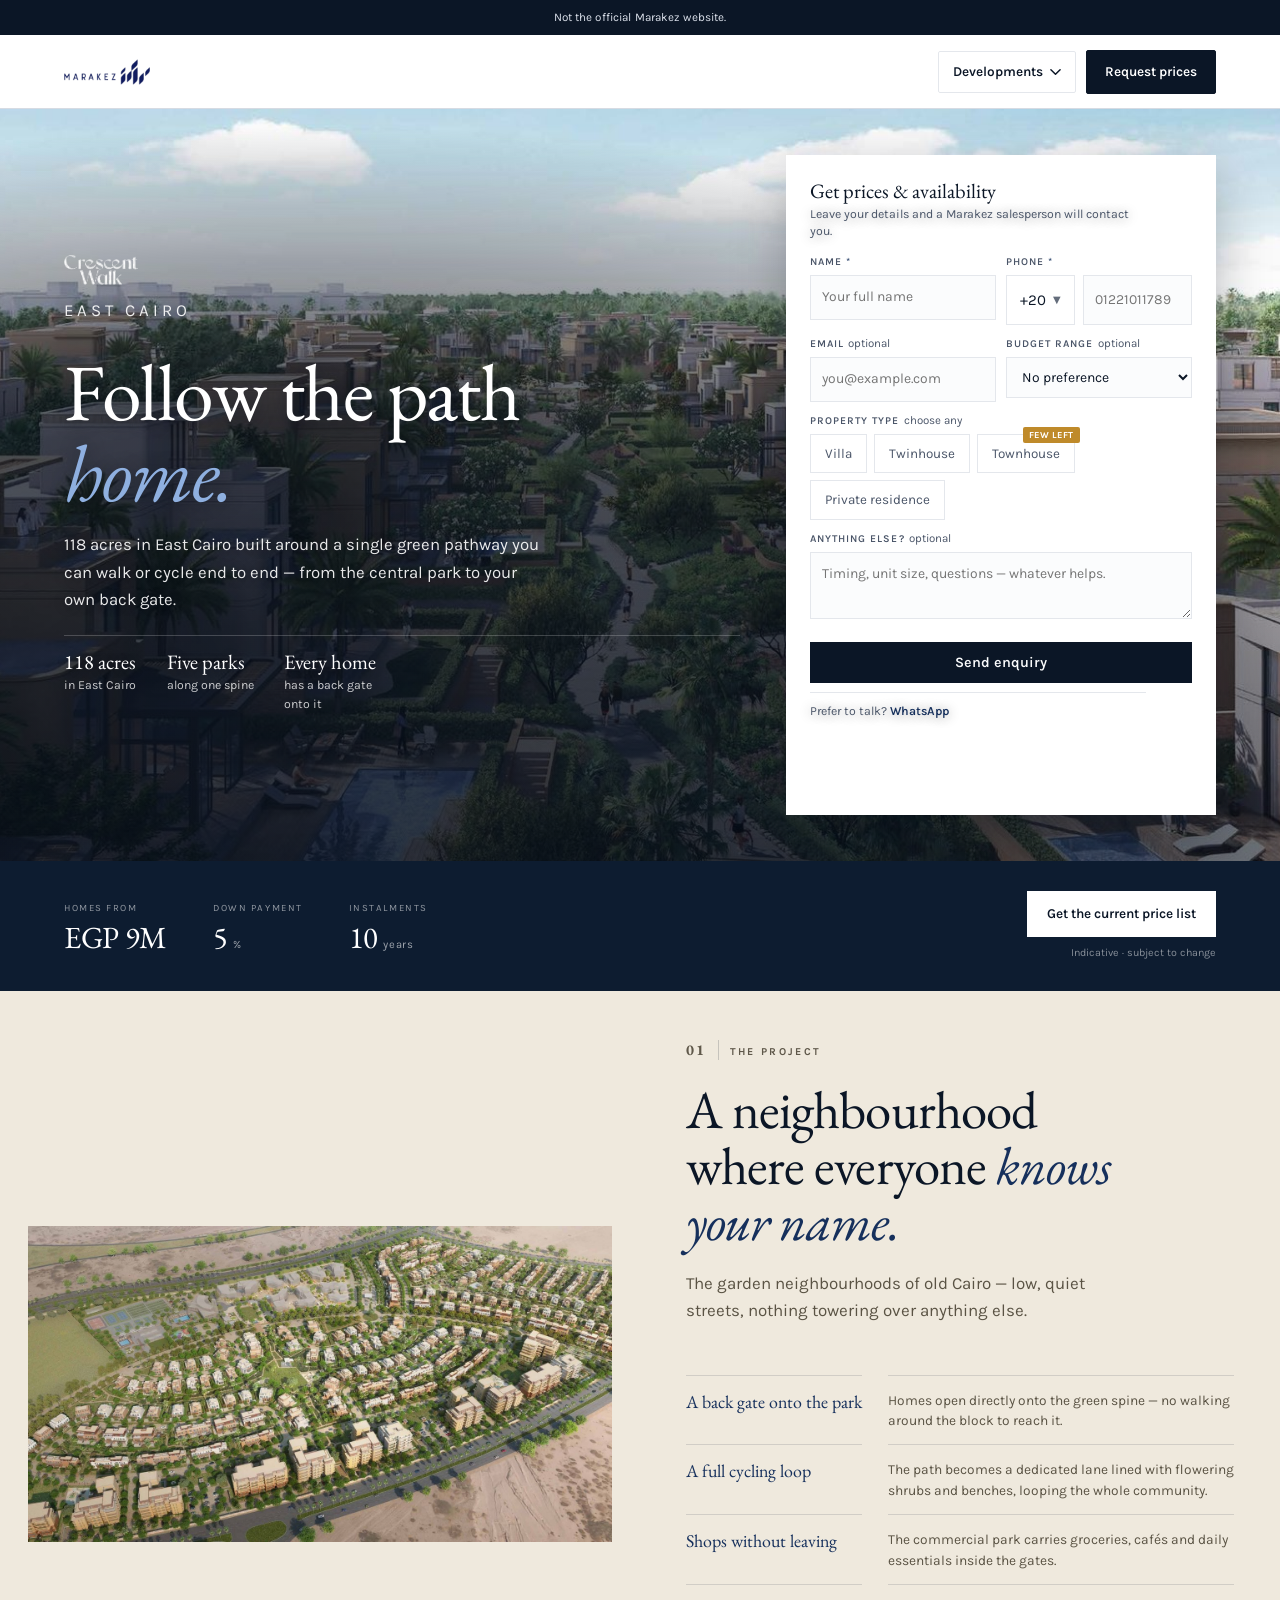
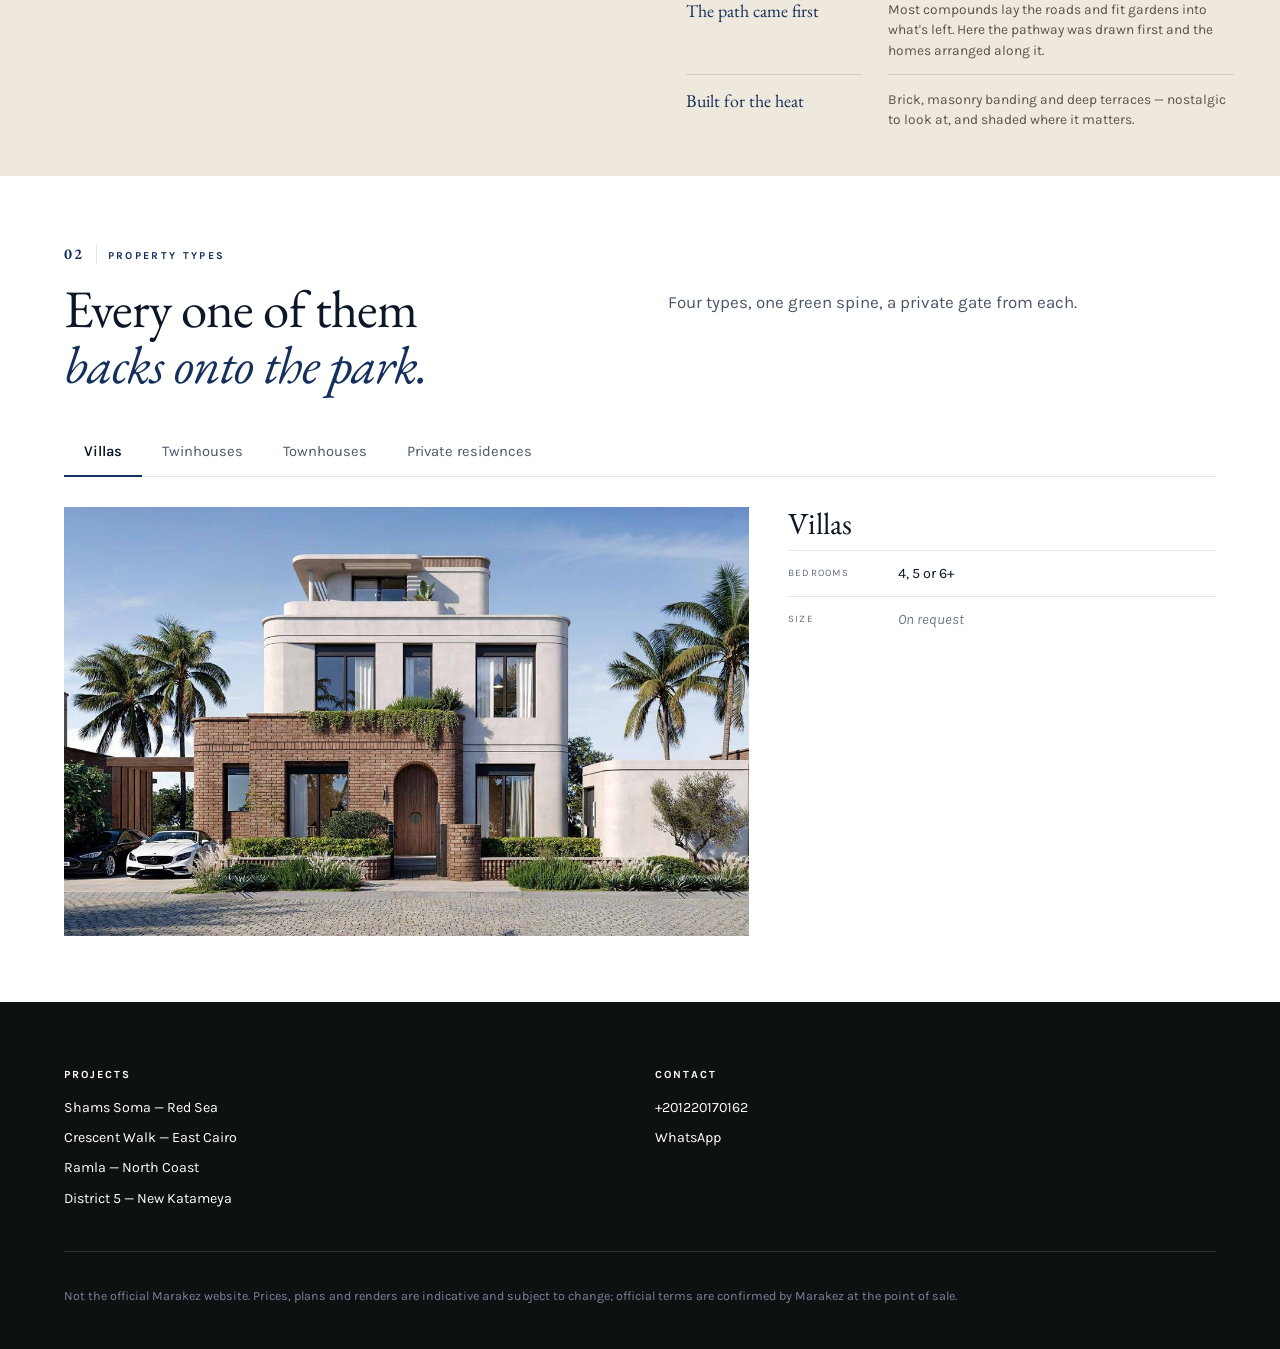
<file: crescent-walk.html>
<!DOCTYPE html>
<html lang="en">
<head>
<meta charset="utf-8">
<meta name="viewport" content="width=device-width,initial-scale=1">
<title>Crescent Walk — East Cairo</title>
<link rel="preconnect" href="https://fonts.googleapis.com">
<link rel="preconnect" href="https://fonts.gstatic.com" crossorigin>
<link href="https://fonts.googleapis.com/css2?family=EB+Garamond:ital,wght@0,400;0,500;1,400&family=Karla:wght@400;500;600;700&display=swap" rel="stylesheet">
<style>
/* ─────────────────────────────────────────────────────────────
   One ground. Sections interlock rather than stack.
   ───────────────────────────────────────────────────────────── */
:root{--navy-hero:#0d1c30;
  --paper:#ffffff;          /* single ground for the whole page */
  --ink:#0b1626;
  --soft:#4a5568;
  --faint:#646d7b;
  --rule:#e4e7ec;
  --hair:#d6dbe3;--stone:#efe9dd;--stone-ink:#5f584a;
  --accent:#16305c;
  --sand:#16305c;
  --accent-light:#8fb0e0;   /* accent for dark backgrounds */
  --white:#fafbfc;
  --scrim:.72;   /* hero overlay strength — CMS: light .60 / medium .76 / strong .90 */

  --display:"EB Garamond",Georgia,serif;
  --body:"Karla",system-ui,sans-serif;

  --gut:clamp(20px,5vw,80px);
  --maxw:1280px;
}
*{box-sizing:border-box}
html,body{overflow-x:hidden;max-width:100%}
html{scroll-behavior:smooth}
@media(prefers-reduced-motion:reduce){html{scroll-behavior:auto}*{transition:none!important;animation:none!important}}

body{margin:0;background:var(--paper);color:var(--ink);
  font-family:var(--body);font-size:16.5px;line-height:1.62;-webkit-font-smoothing:antialiased}
img{max-width:100%;display:block}
a{color:inherit}

.wrap{max-width:var(--maxw);margin:0 auto;padding:0 var(--gut)}

/* ── Disclosure + header ─────────────────────────────────── */
.bar{background:var(--ink);color:#dde2ec;font-size:.73rem;padding:8px var(--gut);text-align:center;
  letter-spacing:.01em}
.bar strong{color:#fff}

.head{position:sticky;top:0;z-index:60;background:rgba(255,255,255,.94);backdrop-filter:blur(12px)}
.head::after{content:"";position:absolute;left:0;right:0;bottom:0;height:1px;background:var(--hair)}
.head-in{max-width:var(--maxw);margin:0 auto;padding:15px var(--gut);display:flex;align-items:center;gap:26px}
.mark{font-family:var(--display);font-size:1.4rem;font-weight:500;letter-spacing:-.01em;
  text-decoration:none;color:var(--ink)}







/* ── THE SPINE: one hairline running the whole document ──── */
.doc{position:relative}
/* The vertical hairline that used to run down the left of the document was
   removed: once the sections became full-bleed splits and edge-to-edge bands it
   no longer lined up with anything, so it read as a stray rule rather than a
   spine. */

/* Section shell — all sections share the ground, so only spacing separates them */
.sec{position:relative;z-index:2;padding:clamp(60px,8vw,120px) 0}
.sec--tight{padding-top:0}

/* Section marker (kept hidden; the spine it sat on was removed) */
.marker{display:none}
.secnum{font-family:var(--display);font-size:.95rem;color:var(--sand);
  margin-right:11px;padding-right:11px;border-right:1px solid var(--rule)}
@media(max-width:860px){.marker{display:none}}

/* Section content */
/* The extra 58px on the left used to clear the vertical spine. With the spine
   gone it just pushed every section 58px right of the hero, the money band and
   the footer — four different left edges on one page. Now they all share one. */
.inner{max-width:var(--maxw);margin:0 auto;padding:0 var(--gut)}
@media(max-width:860px){.inner{padding:0 var(--gut)}}

/* ── HERO ─────────────────────────────────────────────────── */
.hero{position:relative;min-height:min(88vh,780px);display:flex;align-items:flex-end;
  overflow:hidden;background:#1a2434}
.hero>img{position:absolute;inset:0;width:100%;height:100%;object-fit:cover;object-position:center}
.hero::after{content:"";position:absolute;inset:0;pointer-events:none;
  background:
    /* contained pool over the text block — the rest of the render stays clear */
    radial-gradient(120% 88% at 24% 78%,
      rgba(6,14,26,var(--scrim,.72)) 0%,
      rgba(6,14,26,calc(var(--scrim,.72) * .92)) 42%,
      rgba(6,14,26,calc(var(--scrim,.72) * .45)) 66%,
      rgba(6,14,26,0) 86%),
    linear-gradient(180deg, rgba(6,14,26,0) 60%, rgba(6,14,26,.17) 85%, rgba(6,14,26,.34) 100%)}
.hero-in{position:relative}
/* Narrow screens: the copy sits below the image rather than over it.
   The render stays completely untouched and contrast is guaranteed,
   because the text is on the page background. */
@media(max-width:820px){
  /* The copy sits below the image rather than over it, on the hero's own navy
     ground — the same colour and the same light text as the desktop hero, so a
     phone and a desktop show one design rather than two.

     This block used to flip the text to dark ink, because the copy once sat on
     the page's white background. When the hero was given a navy ground for the
     image-loading fix, that dark text ended up on dark navy and measured
     1.06:1 — invisible. Everything below is set against the navy explicitly so
     the two can never drift apart again. */
  .hero{min-height:0;display:block;overflow:visible;background:var(--navy-hero)}
  .hero>img{position:static;width:100%;height:auto;aspect-ratio:16/10;object-fit:cover}
  .hero::after{display:none}
  .hero-in{padding:24px var(--gut) 30px}
  .hero-copy{color:#fff}
  .hero .kicker{color:var(--accent-light);text-shadow:none}
  .hero h1{color:#fff;text-shadow:none;max-width:20ch}
  .hero h1 em{color:var(--accent-light)}
  /* .hero-copy, not .hero-in — the enquiry form is a white card inside
     .hero-in, and colouring its paragraphs white made them invisible. */
  .hero-copy p:not(.kicker){color:rgba(255,255,255,.88)!important;text-shadow:none!important;
    opacity:1!important}
  .hero .btn{background:#fff;color:var(--ink)}
  .hero .btn--ghost{background:transparent;color:#fff;border:1px solid rgba(255,255,255,.42)}
  /* Below 820px the two buttons share the row evenly instead of one being
     wide and the other shrink-wrapped to its label. */
  .hero-cta{gap:9px}
  .hero-cta .btn{flex:1 1 0;min-width:0;padding:14px 10px;font-size:.86rem}
}

.hero-in{position:relative;z-index:2;width:100%;max-width:var(--maxw);margin:0 auto;
  padding:0 var(--gut) clamp(96px,11vw,150px);color:#fff}
.kicker{text-shadow:0 1px 10px rgba(6,14,26,.5);font-size:.69rem;letter-spacing:.24em;text-transform:uppercase;margin:0 0 16px;
  color:var(--sand)}
.hero h1{text-shadow:0 1px 18px rgba(6,14,26,.42);font-family:var(--display);font-weight:400;font-size:clamp(2.6rem,6.4vw,5rem);
  line-height:1.01;margin:0 0 18px;max-width:14ch;letter-spacing:-.018em}
.hero h1 em{font-style:italic;color:var(--accent-light)}
.hero p{text-shadow:0 1px 12px rgba(6,14,26,.45);max-width:48ch;font-size:1.05rem;color:rgba(255,255,255,.9);margin:0 0 28px}

.btn{display:inline-block;background:var(--white);color:var(--ink);text-decoration:none;
  padding:14px 28px;font-size:.9rem;font-weight:600;border:0;cursor:pointer;font-family:inherit;
  transition:transform .25s,box-shadow .25s}
.btn:hover{transform:translateY(-1px);box-shadow:0 8px 22px rgba(0,0,0,.16)}
.btn--ghost{background:transparent;color:#fff;border:1px solid rgba(255,255,255,.42)}

/* Hero buttons: a real row rather than two inline-blocks. As inline-blocks the
   pair wrapped onto separate lines on narrow screens and the ghost button kept
   a stray left margin, so it sat indented and half-width under the first. */
.hero-cta{display:flex;flex-wrap:wrap;gap:10px;align-items:stretch}
.hero-cta .btn{display:inline-flex;align-items:center;justify-content:center;text-align:center}
.btn--dark{background:var(--ink);color:var(--white)}
.btn--full{width:100%;text-align:center}
.btn:focus-visible{outline:2px solid var(--sand);outline-offset:3px}
/* One-line labels. The full wording wraps to two or three lines once the pair
   is sharing a narrow row, which looks broken; the short label is the same
   promise in fewer words. */
.lbl-short{display:none}
@media(max-width:560px){
  .lbl-long{display:none}
  .lbl-short{display:inline}
}

/* ── FACT RAIL: overlaps the hero, anchored to the spine ─── */
/* first cell's text lines up with the hero and the sections above and below */

/* ── Shared type ─────────────────────────────────────────── */
.eyebrow{font-size:.66rem;letter-spacing:.22em;text-transform:uppercase;
  color:var(--accent);font-weight:700;margin:0 0 14px}
h2{font-family:var(--display);font-weight:400;font-size:clamp(2rem,4.2vw,3.3rem);
  line-height:1.06;margin:0 0 18px;letter-spacing:-.018em;max-width:17ch}
h2 em{font-style:italic;color:var(--accent)}
.lead{font-size:1.06rem;color:var(--soft);max-width:56ch;margin:0}

/* ── DESCRIPTION: text left, tall image bleeding right ───── */
.desc{max-width:64ch}
.desc-fig{margin:clamp(34px,4.5vw,54px) 0 0;position:relative}
.desc-fig img{width:100%;height:100%;aspect-ratio:16/10;object-fit:cover;object-position:center;display:block}
.desc-fig figcaption{font-family:var(--display);font-style:italic;font-size:.95rem;
  color:var(--faint);padding-top:11px}

.pillars{display:grid;grid-template-columns:repeat(3,1fr);gap:clamp(20px,3vw,44px);
  margin-top:clamp(46px,6vw,76px)}
@media(max-width:820px){.pillars{grid-template-columns:1fr;gap:0}}
.pillar{padding-top:20px;border-top:1px solid var(--rule)}
@media(max-width:820px){.pillar{padding:18px 0}}
.pillar .n{font-family:var(--display);font-size:.9rem;color:var(--sand);display:block;margin-bottom:8px}
.pillar h3{margin:0 0 6px;font-size:.98rem;font-weight:600}
.pillar p{margin:0;font-size:.93rem;color:var(--soft)}

/* ── MASTERPLAN: pulled up, plan bleeds past the gutter ──── */
/* contain, not cover: a masterplan must never be cropped. Odd shapes letterbox
   against the panel instead of resizing the section. */

/* ── NEIGHBOURHOODS: tabs, borderless, on the ground ─────── */
.tabs{margin-top:clamp(28px,4vw,44px)}
.tabnav{display:flex;flex-wrap:wrap;gap:0;border-bottom:1px solid var(--rule)}
.tabnav button{appearance:none;background:none;border:0;padding:13px 20px 15px;
  font:inherit;font-size:.86rem;font-weight:600;color:var(--faint);cursor:pointer;
  border-bottom:2px solid transparent;margin-bottom:-1px;transition:color .2s,border-color .2s}
.tabnav button[aria-selected="true"]{color:var(--ink);border-bottom-color:var(--accent)}
.tabnav button:hover{color:var(--ink)}
.tabnav button:focus-visible{outline:2px solid var(--accent);outline-offset:-4px}
@media(max-width:640px){.tabnav button{flex:1 1 33%;padding:12px 8px;font-size:.8rem}}

.panel{display:none;grid-template-columns:minmax(0,.95fr) minmax(0,1.05fr);
  gap:clamp(24px,4vw,56px);padding-top:clamp(28px,3.5vw,42px);align-items:center}
.panel[data-open="true"]{display:grid;animation:fade .45s ease}
@keyframes fade{from{opacity:0;transform:translateY(6px)}to{opacity:1;transform:none}}
@media(max-width:820px){.panel[data-open="true"]{grid-template-columns:1fr}}
.panel .sub{font-size:.64rem;letter-spacing:.2em;text-transform:uppercase;color:var(--sand);
  font-weight:700;margin:0 0 12px}
.panel h3{margin:0 0 12px;font-family:var(--display);font-weight:400;font-size:clamp(1.9rem,3vw,2.5rem);
  letter-spacing:-.015em}
.panel p{margin:0 0 20px;color:var(--soft);font-size:.99rem;max-width:40ch}
.panel .types{list-style:none;margin:0;padding:0;display:flex;flex-wrap:wrap;gap:8px}
.panel .types li{border:1px solid var(--rule);padding:6px 13px;font-size:.79rem;color:var(--soft)}
.panel figure{margin:0;overflow:hidden}
.panel figure img{width:100%;height:100%;aspect-ratio:4/3;object-fit:cover;object-position:center}

/* ── USPs: hairline grid, no boxes ──────────────────────── */
.usps{display:grid;grid-template-columns:repeat(4,1fr);gap:clamp(20px,3vw,40px);
  margin-top:clamp(30px,4vw,48px)}
@media(max-width:900px){.usps{grid-template-columns:repeat(2,1fr)}}
@media(max-width:560px){.usps{grid-template-columns:1fr;gap:0}}
.usp{padding-top:20px;border-top:1px solid var(--rule)}
@media(max-width:560px){.usp{padding:18px 0}}
.usp .n{font-family:var(--display);font-size:.9rem;color:var(--sand);display:block;margin-bottom:9px}
.usp h3{margin:0 0 6px;font-size:.97rem;font-weight:600}
.usp p{margin:0;font-size:.9rem;color:var(--soft);line-height:1.55}

/* ── LEAD FORM: dark block, full bleed, ends the document ─ */
.form-grid{display:grid;grid-template-columns:1fr 1fr;gap:clamp(30px,5vw,72px);align-items:start}
@media(max-width:900px){.form-grid{grid-template-columns:1fr}}
.contact-line{margin-top:22px;font-size:.93rem;color:rgba(255,255,255,.7)}
.contact-line a{color:#fff;font-weight:600}

.fbox{background:var(--white);color:var(--ink);padding:clamp(26px,3vw,38px)}
.field{margin-bottom:15px}
.field label{display:block;font-size:.79rem;font-weight:600;margin-bottom:6px}
.field input,.field select,.field textarea{width:100%;padding:12px 14px;font:inherit;
  font-size:.94rem;border:1px solid var(--rule);background:var(--paper);color:var(--ink)}
.field input:focus,.field select:focus,.field textarea:focus{outline:2px solid var(--accent);
  outline-offset:1px;border-color:transparent}
.field textarea{min-height:82px;resize:vertical}
.frow{display:grid;grid-template-columns:1fr 1fr;gap:15px}
@media(max-width:560px){.frow{grid-template-columns:1fr}}







/* MOBILE-TIGHTEN */
@media(max-width:760px){
  .sec{padding:38px 0}
  .pillars{margin-top:24px}
  .pillar{padding:14px 0}
  .usp{padding:14px 0}
  .usps{margin-top:20px}
  .desc-fig{margin-top:24px}
  .panel{padding-top:20px;gap:18px}
  .panel p{margin-bottom:12px}
  .foot{padding:30px 0 22px}
  .foot-grid{gap:18px;margin-bottom:20px}
  h2{font-size:1.6rem;margin-bottom:12px}
  .lead{font-size:.98rem}
}

/* ── Mobile: sticky WhatsApp + enquiry bar ───────────────── */
.mobar{display:none}
@media(max-width:860px){
  .mobar{display:grid;grid-template-columns:1fr 1fr;gap:0;
    position:fixed;inset-inline:0;bottom:0;z-index:90;
    background:var(--white);border-top:1px solid var(--rule);
    box-shadow:0 -4px 18px rgba(11,22,38,.10)}
  .mobar a{display:flex;align-items:center;justify-content:center;gap:8px;
    padding:15px 10px;font-size:.9rem;font-weight:700;text-decoration:none;
    color:var(--ink);background:var(--white)}
  .mobar a + a{border-inline-start:1px solid var(--rule)}
  .mobar .wa{background:#1f7a4d;color:#fff}
  .mobar svg{width:17px;height:17px;fill:currentColor;flex:0 0 auto}
  body{padding-bottom:56px}
  .foot{padding-bottom:70px}
}




/* ── Consent bar (EEA visitors only) ─────────────────────── */
.consent{position:fixed;inset-inline:0;bottom:0;z-index:120;background:var(--ink);
  color:#e3e8f0;padding:16px var(--gut);display:flex;align-items:center;gap:18px;
  flex-wrap:wrap;justify-content:center;font-size:.86rem;
  box-shadow:0 -6px 24px rgba(0,0,0,.22)}
.consent p{margin:0;max-width:56ch}
.consent-btns{display:flex;gap:9px;flex:0 0 auto}
.cbtn{appearance:none;border:1px solid rgba(255,255,255,.4);background:transparent;
  color:#fff;padding:9px 20px;font:inherit;font-size:.85rem;font-weight:600;cursor:pointer;
  border-radius:2px}
.cbtn--yes{background:#fff;color:var(--ink);border-color:#fff}
.cbtn:hover{opacity:.88}
@media(max-width:860px){.consent{bottom:56px;padding:14px var(--gut);font-size:.82rem}}


/* ── Header nav: Developments dropdown ───────────────────── */
.nav{margin-inline-start:auto;display:flex;align-items:center;gap:10px}
.navdrop{position:relative}
.navbtn{display:inline-flex;align-items:center;gap:7px;appearance:none;
  background:none;border:1px solid var(--rule);border-radius:2px;
  padding:9px 14px;font:inherit;font-size:.85rem;font-weight:600;
  color:var(--ink);cursor:pointer;white-space:nowrap;
  transition:border-color .2s,background .2s}
.navbtn:hover{border-color:var(--hair);background:var(--white)}
.navbtn[aria-expanded="true"]{border-color:var(--accent);background:var(--white)}
.navbtn:focus-visible{outline:2px solid var(--accent);outline-offset:2px}
.navchev{width:11px;height:8px;flex:0 0 auto;transition:transform .22s}
.navbtn[aria-expanded="true"] .navchev{transform:rotate(180deg)}

.navmenu{position:absolute;top:calc(100% + 7px);inset-inline-end:0;z-index:70;
  min-width:262px;background:#fff;border:1px solid var(--rule);border-radius:3px;
  box-shadow:0 16px 42px rgba(11,22,38,.16);overflow:hidden;
  animation:navin .18s ease}
@keyframes navin{from{opacity:0;transform:translateY(-5px)}to{opacity:1;transform:none}}
.navmenu a{display:block;padding:13px 17px;text-decoration:none;color:var(--ink);
  border-bottom:1px solid var(--rule);transition:background .16s}
.navmenu a:last-child{border-bottom:0}
.navmenu a:hover,.navmenu a:focus{background:var(--white);outline:none}
.navmenu a:focus-visible{box-shadow:inset 3px 0 0 var(--accent)}
.navmenu a[aria-current="page"]{background:var(--white);box-shadow:inset 3px 0 0 var(--accent)}
.nm-name{display:block;font-size:.94rem;font-weight:600;line-height:1.25}
.nm-loc{display:block;font-size:.76rem;color:var(--faint);margin-top:2px}

.navcta{background:var(--ink);color:#fff;text-decoration:none;
  padding:10px 18px;border-radius:2px;font-size:.85rem;font-weight:600;
  white-space:nowrap;border:1px solid var(--ink)}
.navcta:hover{opacity:.9}
.navcta:focus-visible{outline:2px solid var(--accent);outline-offset:2px}

@media(max-width:620px){
  .head-in{gap:8px}
  .navbtn{padding:8px 11px;font-size:.79rem}
  .navcta{padding:9px 12px;font-size:.79rem}
  .mark,.marktext{font-size:1.1rem}
  /* pin the menu to the viewport so it can't run off either edge */
  .navdrop{position:static}
  .navmenu{inset-inline:var(--gut);inset-inline-end:var(--gut);
    min-width:0;width:auto;top:calc(100% + 6px)}
  .head{position:sticky}
  .head-in{position:relative}
}
@media(max-width:430px){
  /* The menu keeps its full "Developments" label at every width — the CTA is
     what gives way, since "Prices" reads fine on its own next to a phone. */
  .nav{gap:6px}
  .navbtn{padding:8px 9px;font-size:.75rem;gap:5px}
  /* The label is swapped, not scaled. text-indent hides the long text; the box
     needs an explicit width or it collapses to its padding and "Prices" spills
     outside the border. */
  .navcta{padding:9px 0;font-size:.75rem;
    width:74px;overflow:hidden;white-space:nowrap;text-indent:-9999px;position:relative}
  .navcta::after{content:"Prices";position:absolute;inset:0;
    display:flex;align-items:center;justify-content:center;text-indent:0}
  .mark,.marktext{font-size:1rem}
}
@media(max-width:360px){
  /* Below this the gutter leaves ~280px of usable header. Everything tightens
     rather than anything being dropped or relabelled. */
  .nav{gap:5px}
  .navbtn{padding:7px 7px;font-size:.71rem;gap:4px}
  .navcta{width:62px;font-size:.71rem;padding:9px 0}
}

/* ── Logo slots (image from CMS, text wordmark as fallback) ─ */
.mark{display:inline-flex;align-items:center;gap:10px;line-height:1}
.mark img{height:26px;width:auto;max-width:170px;object-fit:contain;
  object-position:left center;display:none}
.mark img[src]:not([src=""]){display:block}
.mark img[src]:not([src=""]) + .marktext{display:none}
.marktext{font-family:var(--display);font-size:1.4rem;font-weight:500;letter-spacing:-.01em}

.projlogo{height:30px;width:auto;max-width:240px;object-fit:contain;
  object-position:left center;margin-bottom:12px;display:none}
.projlogo[src]:not([src=""]){display:block}

/* ── Availability states on chips ────────────────────────── */
.chip{position:relative}
.chip[data-status="limited"]::after{
  content:"Few left";position:absolute;top:-8px;inset-inline-end:-6px;
  background:#bf8a2a;color:#fff;font-size:.58rem;font-weight:700;
  letter-spacing:.06em;text-transform:uppercase;padding:2px 6px;border-radius:2px;
  line-height:1.3;pointer-events:none}
.chip[data-status="sold_out"]{
  color:var(--faint);background:transparent;border-style:dashed;
  cursor:not-allowed;text-decoration:line-through;text-decoration-thickness:1px;
  text-decoration-color:var(--faint)}
.chip[data-status="sold_out"]:hover{border-color:var(--rule);color:var(--faint)}
.chip[data-status="sold_out"]::after{
  content:"Sold out";position:absolute;top:-8px;inset-inline-end:-6px;
  background:var(--rule);color:var(--soft);font-size:.58rem;font-weight:700;
  letter-spacing:.06em;text-transform:uppercase;padding:2px 6px;border-radius:2px;
  line-height:1.3;pointer-events:none}
.chipnote{font-size:.78rem;color:var(--faint);margin:9px 0 0}

/* Availability badge on the tab panels */
.availbadge{display:inline-flex;align-items:center;gap:6px;font-size:.66rem;
  letter-spacing:.14em;text-transform:uppercase;font-weight:700;
  padding:4px 10px;margin-bottom:12px;border-radius:2px}
.availbadge[data-status="available"]{background:rgba(22,48,92,.09);color:var(--accent)}
.availbadge[data-status="limited"]{background:rgba(191,138,42,.15);color:#8a6414}
.availbadge[data-status="sold_out"]{background:var(--rule);color:var(--soft)}
.availbadge .dot{width:6px;height:6px;border-radius:50%;background:currentColor}

/* ── Lead form controls ──────────────────────────────────── */
.req{color:var(--sand);font-weight:400}
.opt-tag{color:var(--faint);font-weight:400;font-size:.72rem;letter-spacing:.04em}
.ferr{display:none;color:#b4402f;font-size:.79rem;margin-top:6px}
.fmsg{margin-top:14px;font-size:.9rem;display:none}
.fmsg.ok{display:block;color:#1d6b45}
.fmsg.err{display:block;color:#b4402f}

/* phone row */
.phone-row{display:flex;gap:8px;position:relative}
.cc-btn{flex:0 0 auto;display:flex;align-items:center;gap:7px;background:var(--paper);
  border:1px solid var(--rule);padding:12px 13px;font:inherit;font-size:.94rem;cursor:pointer;
  color:var(--ink);white-space:nowrap}
.cc-btn:hover{border-color:var(--accent)}
.cc-btn:focus-visible{outline:2px solid var(--accent);outline-offset:1px}
.cc-caret{font-size:.62rem;color:var(--faint)}
.phone-row input[type=tel]{flex:1 1 auto;min-width:0}
.cc-pop{position:absolute;z-index:70;top:calc(100% + 5px);left:0;width:min(330px,100%);
  background:#fff;border:1px solid var(--rule);box-shadow:0 14px 38px rgba(0,0,0,.15)}
.cc-search{width:100%;padding:11px 13px;font:inherit;font-size:.92rem;border:0;
  border-bottom:1px solid var(--rule);background:#fff;color:var(--ink)}
.cc-search:focus{outline:2px solid var(--accent);outline-offset:-2px}
.cc-list{list-style:none;margin:0;padding:0;max-height:260px;overflow-y:auto}
.cc-list li{display:flex;justify-content:space-between;gap:12px;padding:9px 13px;
  font-size:.9rem;cursor:pointer}
.cc-list li:hover,.cc-list li:focus{background:var(--paper);outline:none}
.cc-list .cc-num{color:var(--faint);font-variant-numeric:tabular-nums}
.cc-list .cc-none{color:var(--faint);cursor:default;justify-content:center}

/* chips for multi-select */
.chips{display:flex;flex-wrap:wrap;gap:7px}
.chip{appearance:none;background:var(--paper);border:1px solid var(--rule);
  padding:8px 14px;font:inherit;font-size:.84rem;color:var(--soft);cursor:pointer;
  transition:background .18s,border-color .18s,color .18s}
.chip:hover{border-color:var(--accent);color:var(--ink)}
.chip[aria-pressed="true"]{background:var(--accent);border-color:var(--accent);color:#fff}
.chip:focus-visible{outline:2px solid var(--accent);outline-offset:2px}
/* The honeypot is clipped, but `.lead-card input[type=text]{width:100%}` is more
   specific than this rule, so it was being stretched to the width of its
   containing block. Harmless while the clip holds, but it only takes one CSS
   change for a spam-trap field to become visible. */
.hp{position:absolute!important;width:1px!important;height:1px!important;padding:0;
  margin:-1px;overflow:hidden;clip:rect(0 0 0 0);white-space:nowrap;border:0}

/* ── FOOTER ─────────────────────────────────────────────── */
.foot{background:#0e1112;color:#9aa3b2;padding:clamp(44px,5vw,68px) 0 30px;font-size:.89rem;
  position:relative;z-index:2}
.foot a{color:#fff;text-decoration:none}
.foot a:hover{text-decoration:underline}
.foot-grid{display:grid;grid-template-columns:repeat(auto-fit,minmax(190px,1fr));gap:30px;margin-bottom:34px}
.foot h4{color:#fff;font-size:.68rem;letter-spacing:.18em;text-transform:uppercase;margin:0 0 13px;font-weight:700}
.foot ul{list-style:none;padding:0;margin:0}
.foot li{margin-bottom:7px}
.foot-dis{border-top:1px solid rgba(255,255,255,.13);padding-top:22px;font-size:.78rem;
  line-height:1.62;color:#79839a}
.foot-dis strong{color:#c2cadb}

/* ── Scroll reveal ──────────────────────────────────────── */
.rv{opacity:0;transform:translateY(14px);transition:opacity .7s ease,transform .7s cubic-bezier(.2,.7,.3,1)}
.rv.in{opacity:1;transform:none}
@media(prefers-reduced-motion:reduce){.rv{opacity:1;transform:none}}

@media(max-width:860px){
  .sec{padding:52px 0}
  h2{font-size:1.85rem}
}

/* ═══ Section fit: fill the screen, never clip ══════════════════════════════
   Every section is at least one screen tall, so a short section can no longer
   share the viewport with the next one. min-height (not height) and no
   overflow:hidden, so a section taller than a screen runs on rather than
   losing its bottom. Scroll then settles on section edges without trapping.  */
.sec{padding:clamp(34px,4.2vw,64px) 0}
.sec--tight{padding-top:0}
.hero-in{padding-bottom:clamp(56px,6vw,88px)}
h2{margin-bottom:12px}
.lead{margin-bottom:0}
.projcards{gap:clamp(14px,1.8vw,22px);margin-top:clamp(18px,2.2vw,26px)}
.projcard figure{aspect-ratio:16/9}
.projcard .pc-body{padding:14px 16px 16px}
.projcard h3{font-size:1.4rem;margin-bottom:5px}
.projcard p{font-size:.86rem;line-height:1.5;display:-webkit-box;-webkit-line-clamp:2;
  -webkit-box-orient:vertical;overflow:hidden}
.projcard .types{margin-top:8px}
.projcard .pc-go{margin-top:10px}

/* Section intro: heading and lead side by side above 1000px. .desc caps itself
   at 64ch for a single stacked column; left in place it squeezes both grid
   tracks and the lead wraps to nine lines. */
@media(min-width:1000px){
  .sec .inner > .desc,
  .sec .inner > .rv:first-child{
    display:grid;grid-template-columns:minmax(0,1fr) minmax(0,1fr);
    gap:0 clamp(32px,4.4vw,76px);align-items:start;max-width:none}
  .sec .inner > .desc > .eyebrow,
  .sec .inner > .rv:first-child > .eyebrow{grid-column:1 / -1}
  .sec .inner > .desc > h2,
  .sec .inner > .rv:first-child > h2{margin-bottom:0;align-self:start}
  .sec .inner > .desc > .lead,
  .sec .inner > .rv:first-child > .lead{max-width:48ch;padding-top:.5em}
}
@media(min-width:901px){
  .hero,.sec{
    min-height:calc(100dvh - var(--headh,64px));
    display:flex;flex-direction:column;justify-content:center}
  .sec > .inner{width:100%}
  html{scroll-snap-type:y proximity}
  .hero,.sec,footer{scroll-snap-align:start;scroll-margin-top:var(--headh,64px)}
}
@media(prefers-reduced-motion:reduce){html{scroll-snap-type:none}}

/* Project pages, section 01: the wide photo alone is 709px, which no amount of
   padding trimming fixes. Above 1000px it sits beside the pillars instead of
   stacked above them, which is what brings the section under one screen. */
@media(min-width:1000px){
  .sec .inner:has(> .desc-fig){
    display:grid;grid-template-columns:minmax(0,1.12fr) minmax(0,1fr);
    gap:clamp(22px,2.6vw,36px) clamp(28px,3.4vw,56px);align-items:start}
  .sec .inner:has(> .desc-fig) > .desc{grid-column:1 / -1}
  .sec .inner:has(> .desc-fig) > .desc-fig{margin:0}
  .sec .inner:has(> .desc-fig) > .pillars{
    display:flex;flex-direction:column;gap:clamp(12px,1.4vw,18px)}
  .sec .inner:has(> .desc-fig) > .pillars .pillar{padding:0}
  /* tab panels: 4:3 stacks tall once the panel also carries a chip and a list */
  .panel figure img{aspect-ratio:16/10}
}

@media(min-width:1000px){
  /* Crescent Walk and District 5 carry a fourth pillar, which puts that column
     42px past the photo. Tightening the stack absorbs it. */
  .sec .inner:has(> .desc-fig) > .pillars{gap:clamp(9px,1.05vw,13px)}
  .sec .inner:has(> .desc-fig) > .pillars .pillar p{font-size:.89rem;line-height:1.5}
  .sec .inner:has(> .desc-fig) > .pillars .pillar .n{margin-bottom:5px}
  .desc-fig figcaption{margin-top:8px}
}

/* ═══ A3: numbered points beside a photograph ══════════════════════════════
   The four points are short, so on their own they filled about half a screen.
   Beside a tall photo they fill ~82%. If no photo is set the layout falls back
   to full-height columns (treatment A2), which fills ~80% with no asset at
   all — so an empty slot degrades to a good layout, never a broken one. */
.usp-fig{margin:0;overflow:hidden;background:var(--rule);position:relative;display:none}
.usp-fig img{position:absolute;inset:0;width:100%;height:100%;
  object-fit:cover;object-position:center}
.usp-wrap:has(.usp-fig img[src]:not([src=""])) .usp-fig{display:block}

@media(min-width:1000px){
  /* with a photo */
  .usp-wrap:has(.usp-fig img[src]:not([src=""])){
    display:grid;grid-template-columns:minmax(0,1.25fr) minmax(0,1fr);
    gap:clamp(28px,3.6vw,58px);align-items:stretch;
    min-height:clamp(340px,48vh,500px)}
  .usp-wrap:has(.usp-fig img[src]:not([src=""])) .usps{
    grid-template-columns:1fr 1fr;gap:0 clamp(24px,3vw,42px);margin-top:0}
  .usp-wrap:has(.usp-fig img[src]:not([src=""])) .usp{
    padding:clamp(15px,1.9vw,22px) 0;border-top:1px solid var(--rule)}
  .usp-wrap:has(.usp-fig img[src]:not([src=""])) .usp:nth-child(-n+2){
    border-top:0;padding-top:0}

  /* without a photo — full-height columns instead */
  .usp-wrap:not(:has(.usp-fig img[src]:not([src=""]))) .usps{
    min-height:clamp(330px,46vh,470px);gap:0}
  .usp-wrap:not(:has(.usp-fig img[src]:not([src=""]))) .usp{
    padding:0 clamp(16px,2vw,28px);border-top:0;border-left:1px solid var(--rule);
    display:flex;flex-direction:column;justify-content:space-between}
  .usp-wrap:not(:has(.usp-fig img[src]:not([src=""]))) .usp:first-child{
    padding-left:0;border-left:0}
  .usp-wrap:not(:has(.usp-fig img[src]:not([src=""]))) .usp:last-child{padding-right:0}
  .usp-wrap:not(:has(.usp-fig img[src]:not([src=""]))) .usp .n{
    font-size:clamp(2rem,3.2vw,2.8rem);color:var(--accent);font-style:italic;
    line-height:1;margin-bottom:0}
  .usp-wrap:not(:has(.usp-fig img[src]:not([src=""]))) .usp h3{margin-top:auto}
}
@media(max-width:999px){
  .usp-fig{aspect-ratio:16/10;position:static;margin-top:clamp(20px,3vw,30px)}
  .usp-fig img{position:static}
}

/* ═══ B1: About Marakez gains the photo column the project pages already have ═══ */
.about-fig{margin:0;overflow:hidden;background:var(--rule);aspect-ratio:4/3;display:none}
.about-fig img{width:100%;height:100%;object-fit:cover;object-position:center}
.about-wrap:has(.about-fig img[src]:not([src=""])) .about-fig{display:block}
@media(min-width:1000px){
  .about-wrap:has(.about-fig img[src]:not([src=""])){
    display:grid;grid-template-columns:minmax(0,1.12fr) minmax(0,1fr);
    gap:clamp(24px,3vw,44px) clamp(30px,3.6vw,58px);align-items:start;
    margin-top:clamp(22px,2.8vw,34px)}
  .about-wrap:has(.about-fig img[src]:not([src=""])) .pillars{
    display:flex;flex-direction:column;gap:clamp(13px,1.6vw,20px);margin-top:0}
  .about-wrap:has(.about-fig img[src]:not([src=""])) .pillar{padding-top:13px}
}
@media(max-width:999px){
  .about-fig{margin-top:clamp(20px,3vw,30px)}
}

/* ═══ LAYOUT RULE ══════════════════════════════════════════════════════════
   A section may be a screen tall, but the content inside it is never stretched
   to fill that height. It keeps its natural size and centres as a block, so
   leftover space collects at the top and bottom where it reads as margin.
   Stretching short content into a tall box only ever produces a hole in the
   middle or a box that no longer matches what's in it.                       */

/* was justify-content:space-between, which opened a 271px hole between the
   numeral and the heading */
@media(min-width:1000px){
  .usp-wrap:not(:has(.usp-fig img[src]:not([src=""]))) .usps{
    min-height:0;gap:0 clamp(18px,2.2vw,30px)}
  .usp-wrap:not(:has(.usp-fig img[src]:not([src=""]))) .usp{
    display:block;padding-left:clamp(14px,1.8vw,22px);border-left:1px solid var(--rule)}
  .usp-wrap:not(:has(.usp-fig img[src]:not([src=""]))) .usp:first-child{
    padding-left:0;border-left:0}
  .usp-wrap:not(:has(.usp-fig img[src]:not([src=""]))) .usp .n{
    /* #d6dbe3 measured 1.39:1 on white — invisible. This still reads as a quiet
       marker but clears the 3:1 needed at this size (measures 3.36:1). */
    font-size:1.6rem;color:#7f8da4;font-style:italic;line-height:1;
    display:block;margin-bottom:var(--s2,12px)}
  .usp-wrap:not(:has(.usp-fig img[src]:not([src=""]))) .usp h3{margin-top:0}

  /* the photo variant: text used to stop 74px above the image because the box
     was forced past the content */
  .usp-wrap:has(.usp-fig img[src]:not([src=""])){min-height:0;align-items:start}
  .usp-wrap:has(.usp-fig img[src]:not([src=""])) .usps{gap:clamp(26px,3vw,38px) clamp(24px,3vw,42px)}
  .usp-wrap:has(.usp-fig img[src]:not([src=""])) .usp-fig{height:100%;min-height:100%}
  .usp-wrap:has(.usp-fig img[src]:not([src=""])) .usp-fig img{min-height:260px}
}

/* tab panels centred the figure against the text, so the offset changed with
   every tab — 29px, 17px, 4px depending on how long the copy was */
.panel{align-items:start}

/* ═══ SECTION 01 · split, edge to edge ═════════════════════════════════════
   The panel runs the full width with no page margin. Its job is the thinking
   behind the place; the hero strip above it carries the figures and the names.
   Nothing here repeats anything in the strip.                                */
.sec--split{padding:0;min-height:0;display:block}
.split{display:grid;grid-template-columns:1fr 1fr;min-height:560px}
.split .txt{background:var(--stone,#efe9dd);padding:clamp(28px,3.6vw,56px);
  display:flex;flex-direction:column;justify-content:center}
.split .eyebrow{color:#5f584a;margin-bottom:var(--s3,20px)}
.split .eyebrow .secnum{color:#5f584a;border-right-color:rgba(11,22,38,.18)}
.split h2{margin:0 0 var(--s3,20px)}
.split .lead{margin:0 0 clamp(24px,2.8vw,36px);color:#5a5344;max-width:42ch}
/* One grid for the whole list. A grid per row would size the term column from
   that row alone, and every description would start at a different left edge. */
.split dl{margin:0;display:grid;grid-template-columns:auto 1fr;
  column-gap:clamp(18px,2vw,28px)}
.split .drow{display:contents}
/* five rows now the sections are merged, so the row rhythm is tighter than
   the sample's three-row version */
.split dt,.split dd{padding-top:14px;margin-top:14px;
  border-top:1px solid rgba(11,22,38,.13)}
.split dt{font-family:var(--display);font-size:1.12rem;color:var(--accent);
  line-height:1.35}
.split dd{margin-left:0;font-size:.86rem;color:#5a5344;line-height:1.48}
@media(max-width:900px){
  .split{grid-template-columns:1fr}
  .split .pic{min-height:290px}
  .split dl{grid-template-columns:1fr}
  .split dt{padding-top:var(--s3,20px);margin-top:var(--s3,20px)}
  .split dd{padding-top:0;margin-top:var(--s1,6px);border-top:0}
}

/* ═══ PRICES & PAYMENT ═════════════════════════════════════════════════════
   Three layers, deliberately different materials:
     navy   — the summary. Permanent facts.
     darker — the individual plans, only rendered when there is more than one.
     warm   — offers. Temporary, each with its own end date, and each removes
              itself from the page the day after that date passes.
   The two summary figures are computed from the plans, never typed, so the
   headline can't drift out of step with the list underneath it.             */
.money{background:#0d1c30;color:#fff;position:relative;z-index:2}
.money .top{max-width:var(--maxw);margin:0 auto;
  padding:clamp(20px,2.6vw,30px) var(--gut);
  display:grid;grid-template-columns:repeat(3,auto) 1fr;gap:clamp(20px,3.6vw,56px);
  align-items:center}
.money .m .k{font-size:.6rem;letter-spacing:.16em;text-transform:uppercase;
  color:rgba(255,255,255,.55);display:block;margin-bottom:6px}
.money .m .v{font-family:var(--display);font-size:clamp(1.4rem,2.4vw,1.95rem);
  line-height:1;display:block;letter-spacing:-.01em;white-space:nowrap}
.money .m .v small{font-family:var(--body);font-size:.7rem;letter-spacing:.06em;
  color:rgba(255,255,255,.6);margin-left:5px}
.money .act{justify-self:end;text-align:right}
.money .act a{display:inline-block;background:#fff;color:var(--ink);text-decoration:none;
  padding:12px 20px;font-size:.85rem;font-weight:600;white-space:nowrap;
  transition:background .2s}
.money .act a:hover{background:var(--accent-light)}
.money .act p{margin:7px 0 0;font-size:.67rem;color:rgba(255,255,255,.5)}
.money .plans{background:#132539;border-top:1px solid rgba(255,255,255,.1)}
.money .plans .in{max-width:var(--maxw);margin:0 auto;
  padding:clamp(14px,1.6vw,18px) var(--gut);
  display:flex;gap:clamp(10px,1.4vw,16px);align-items:center;flex-wrap:wrap}
.money .plans .lab{font-size:.6rem;letter-spacing:.16em;text-transform:uppercase;
  color:rgba(255,255,255,.5);margin-right:6px}
.money .plans .p{border:1px solid rgba(255,255,255,.22);padding:7px 13px;font-size:.83rem;
  color:rgba(255,255,255,.92);white-space:nowrap}
.money .plans .p .nm{color:rgba(255,255,255,.55);margin-right:7px;font-size:.72rem;
  letter-spacing:.06em;text-transform:uppercase}
.money .offers{background:#fbf4e9;border-top:2px solid #8f5a1c}
.money .offers .in{max-width:var(--maxw);margin:0 auto;
  padding:clamp(12px,1.5vw,16px) var(--gut)}
.money .offers .o{display:flex;gap:clamp(12px,2vw,22px);align-items:baseline;flex-wrap:wrap;
  padding:clamp(10px,1.2vw,13px) 0;border-top:1px solid #e0c9a4}
.money .offers .o:first-child{border-top:0}
.money .offers .flag{font-size:.59rem;letter-spacing:.14em;text-transform:uppercase;
  background:#8f5a1c;color:#fff;padding:4px 9px;flex:0 0 auto}
.money .offers .txt{font-size:.9rem;color:#4a3a20;flex:1 1 240px;min-width:0}
.money .offers .until{font-size:.75rem;color:#8f5a1c;font-weight:600;white-space:nowrap}
.money .offers .cond{width:100%;font-size:.71rem;color:#7a6647;margin:4px 0 0}
@media(max-width:900px){
  .money .top{grid-template-columns:repeat(2,1fr);gap:26px 18px}
  .money .act{grid-column:1/-1;justify-self:stretch;text-align:left}
  .money .act a{display:block;text-align:center}
  .money .plans .in{gap:8px}
  .money .plans .p{font-size:.78rem;padding:6px 10px}
}
@media(max-width:560px){
  .money .m .v{font-size:1.35rem}
  .money .plans .lab{width:100%;margin-bottom:2px}
}

/* ═══ HERO WITH THE LEAD FORM ══════════════════════════════════════════════
   The form is the first thing on screen, beside the headline rather than at
   the foot of the page. Fields sit two-up inside the card: a six-field form in
   one column runs ~230px taller and pushes the hero past the fold.          */
.hero{min-height:0}
.hero-in{display:grid;grid-template-columns:minmax(0,1fr) minmax(330px,430px);
  gap:clamp(26px,3.6vw,58px);align-items:center;
  padding:clamp(28px,3.6vw,48px) var(--gut)}
.hero-copy{min-width:0}
.hero .hero-copy p:not(.kicker){margin-bottom:0}

.facts{display:flex;gap:clamp(16px,2.4vw,32px);flex-wrap:wrap;margin:22px 0 0;
  padding:15px 0 0;border-top:1px solid rgba(255,255,255,.2)}
.facts[hidden]{display:none}
.facts div{color:rgba(255,255,255,.78);font-size:.77rem;max-width:16ch}
.facts b{display:block;font-family:var(--display);font-size:1.28rem;color:#fff;
  line-height:1.1;margin-bottom:2px;font-weight:400;text-shadow:0 1px 10px rgba(6,14,26,.4)}

.lead-card{background:#fff;padding:clamp(18px,2vw,24px);
  box-shadow:0 18px 50px rgba(6,14,26,.28);color:var(--ink)}
.lead-card h4{margin:0 0 3px;font-family:var(--display);font-weight:400;font-size:1.28rem;
  line-height:1.15}
.lead-card .why{margin:0 0 13px;font-size:.77rem;color:var(--soft);line-height:1.45}
.lead-card .field{margin-bottom:9px}
.lead-card label{display:block;font-size:.65rem;letter-spacing:.1em;text-transform:uppercase;
  color:var(--faint);margin-bottom:4px}
.lead-card .opt-tag{text-transform:none;letter-spacing:0;color:#697182;font-size:.72rem}
.lead-card .req{color:var(--sand)}
.lead-card input[type=text],.lead-card input[type=tel],.lead-card input[type=email],
.lead-card select,.lead-card textarea{width:100%;font:inherit;font-size:.87rem;
  padding:10px 11px;border:1px solid var(--rule);background:#fbfcfd;color:var(--ink)}
.lead-card textarea{resize:vertical;min-height:52px}
.lead-card .btn--full{width:100%;margin-top:5px;padding:12px;font-size:.9rem}
.lead-card .alt{margin:9px 0 0;padding-top:9px;border-top:1px solid var(--rule);
  font-size:.77rem;color:var(--soft)}
.lead-card .alt a{color:var(--accent);font-weight:600;text-decoration:none}
/* two-up rows */
/* Pairs used to be inline-block at calc(50% - 5px) with a 10px left margin.
   Inline-block elements are separated by the whitespace between them in the
   HTML, so 50% + 50% + 10px + that space overflowed the card — the pair could
   never sit on one line. Each field wrapped to its own row at half width, with
   every second one indented by the stray margin. A grid has no whitespace to
   collapse, so the pairs actually pair. */
.lead-card form{display:grid;grid-template-columns:1fr 1fr;column-gap:10px}
.lead-card form > *{grid-column:1 / -1;min-width:0}
.lead-card form > .field.half{grid-column:span 1}
/* dependent bedrooms / area field */
.lead-card .dep[hidden]{display:none}
.lead-card .dep{animation:depslip .22s ease}
@keyframes depslip{from{opacity:0;transform:translateY(-4px)}to{opacity:1;transform:none}}
@media(prefers-reduced-motion:reduce){.lead-card .dep{animation:none}}
.lead-card .grouplab{font-size:.6rem;letter-spacing:.13em;text-transform:uppercase;
  color:#697182;width:100%;margin:7px 0 3px}
.lead-card .grouplab:first-child{margin-top:0}

@media(max-width:980px){
  .hero-in{grid-template-columns:1fr;gap:22px}
}

/* ── fixes after the form moved into the hero ───────────────────────────── */
/* The header wordmark is a 170px image where the text mark was ~77px, which
   pushed the nav past the gutter below 560px. */
@media(max-width:560px){ .mark img{max-width:120px} }
@media(max-width:400px){ .mark img{max-width:96px} }
@media(max-width:340px){ .mark img{max-width:78px} }

/* Anything inside the white form card must not inherit the hero's white text. */
.lead-card,.lead-card p,.lead-card label,.lead-card .chipnote,
.lead-card .opt-tag{color:var(--soft)}
.lead-card .chipnote{color:var(--faint)}
.lead-card h4,.lead-card input,.lead-card select,.lead-card textarea{color:var(--ink)}

/* Below 980px the hero stacks and the card becomes full width, so the paired
   fields should stay paired — dropping them to one column there left a 738px
   card with 738px-wide inputs. They only stack once the card itself is narrow. */
@media(max-width:520px){
  .lead-card form{grid-template-columns:1fr}
  .lead-card form > .field.half{grid-column:1 / -1}
}

.sec--split{background:var(--stone)}

/* ── Section 01: the masterplan is the image ───────────────────────────────
   It replaced a lifestyle photo that was cropped to fill the panel. A plan
   can't be cropped — losing an edge loses information — so it sits at its own
   shape on a light ground, as large as the panel allows. Ramla's plan is
   portrait, Crescent Walk's is wide and District 5's is square; all three fit
   this panel without a per-project rule. */
/* The panel's height is fixed rather than taken from the image. Sizing it from
   the drawing meant a very tall or very short upload moved the whole section —
   28px on desktop, 90px on a phone — which is the layout shift these fixed
   slots exist to prevent. The drawing is centred inside whatever it measures. */
@media(max-width:900px){
  /* Fixed, not min-height. With a minimum the panel was sized by whatever
     image was in it, so uploading a small file shrank the section by 90px —
     exactly the layout shift the fixed image slots exist to prevent. */
}

/* ── Section 02: one large photo, types as tabs ────────────────────────────
   Four cards across gave each photo about 295x221. This gives roughly 673x420
   for the selected type. The trade is that the other types are hidden, so the
   tab strip has to make it obvious they exist — hence the full-width rule
   under it and the availability flags sitting on the tabs themselves. */
.pick{margin-top:clamp(24px,2.8vw,36px)}
.picknav{display:flex;border-bottom:1px solid var(--rule);flex-wrap:wrap}
.picknav button{appearance:none;background:none;border:0;font:inherit;cursor:pointer;
  padding:12px 20px 11px;font-size:.92rem;color:var(--soft);
  border-bottom:2px solid transparent;margin-bottom:-1px;position:relative}
.picknav button[aria-selected=true]{color:var(--ink);font-weight:600;
  border-bottom-color:var(--accent)}
.picknav button:focus-visible{outline:2px solid var(--accent);outline-offset:-2px}
.picknav button[disabled]{opacity:.5;cursor:not-allowed;text-decoration:line-through}
.picknav .flag{font-size:.52rem;letter-spacing:.1em;text-transform:uppercase;
  padding:1px 5px;margin-left:7px;vertical-align:middle;border-radius:2px}
.picknav .flag.few{background:#fbf4e9;color:#8f5a1c}
.picknav .flag.out{background:#f2f3f5;color:#8b95a5}
.pickbody{display:grid;grid-template-columns:minmax(0,1.6fr) minmax(0,1fr);
  gap:clamp(22px,3vw,44px);margin-top:clamp(20px,2.4vw,30px);align-items:start}
.pickbody[hidden]{display:none}
.pickshots{position:relative;background:var(--rule)}
.ptrack{display:flex;overflow-x:auto;scroll-snap-type:x mandatory;scrollbar-width:none}
.ptrack::-webkit-scrollbar{display:none}
.ptrack figure{margin:0;flex:0 0 100%;scroll-snap-align:start;aspect-ratio:16/10}
.ptrack img{width:100%;height:100%;object-fit:cover;object-position:center}
.pdots{position:absolute;left:0;right:0;bottom:10px;display:flex;gap:5px;
  justify-content:center;pointer-events:none}
.pdots i{width:6px;height:6px;border-radius:50%;background:rgba(255,255,255,.55);
  box-shadow:0 0 3px rgba(0,0,0,.35)}
.pdots i.on{background:#fff}
.parrow{position:absolute;top:50%;transform:translateY(-50%);width:36px;height:36px;
  border:0;background:rgba(255,255,255,.9);cursor:pointer;display:grid;place-items:center;
  font-size:1rem;color:var(--ink);opacity:0;transition:opacity .18s}
.pickshots:hover .parrow{opacity:1}
.parrow.prev{left:9px} .parrow.next{right:9px}
.parrow:focus-visible{opacity:1;outline:2px solid var(--accent)}
.pickmeta h3{margin:0 0 10px;font-family:var(--display);font-weight:400;
  font-size:clamp(1.5rem,2.4vw,1.95rem);line-height:1.06}
.pickmeta .row{display:grid;grid-template-columns:96px 1fr;gap:14px;padding:11px 0;
  border-top:1px solid var(--rule);font-size:.9rem}
.pickmeta .row .k{color:var(--faint);font-size:.62rem;letter-spacing:.13em;
  text-transform:uppercase;padding-top:3px}
/* #9aa4b0 measured 2.53:1 — below AA. This still reads as a placeholder
   but is legible. */
.pickmeta .row .v.none{color:#6b7684;font-style:italic}
@media(max-width:820px){
  .pickbody{grid-template-columns:1fr}
  /* These used to scroll sideways on a phone, which put District 5's fifth
     type off-screen — the same hiding problem the tabs replaced. Wrapping to a
     second line keeps every type visible, which is the point of the section. */
  .picknav{flex-wrap:wrap;overflow:visible}
  .picknav button{white-space:nowrap;padding:10px 13px 9px;font-size:.86rem}
}

/* The plan is a drawing, not a photograph, so it is set on the page like a
   figure rather than filling a panel. Earlier attempts put it in a grey box
   whose height was set by the text beside it — which left up to 139px of empty
   panel above and below, reading as a broken image rather than as margin. No
   box now: it sits on the section's own ground, inset from the page edge so a
   technical drawing isn't running off the side of the screen. */
@media(min-width:901px){
  .split{align-items:center}
}

/* ── Section 01 · the masterplan ────────────────────────────────────────────
   One rule, replacing several that had accumulated and were overriding each
   other — the panel was being given a height by an old rule while the image
   was sized by a newer one, so the drawing overflowed its own column.
   The plan is a drawing, so it is set like a figure: no box, no crop, sitting
   on the section's own ground and inset from the page edge. */
/* min-height matters as much as max: without it, replacing the plan in the
   panel with a differently shaped file changed the section height — a small
   upload collapsed District 5's section from 1045px to 727px. The drawing is
   free to find its own size, but only inside a fixed band. */
.split .art{background:transparent;padding:clamp(18px,2.2vw,34px);
  display:flex;align-items:center;justify-content:center;
  height:434px}
.split .art img{width:auto;height:auto;max-width:100%;max-height:100%}
@media(min-width:901px){.split{align-items:center}}
@media(max-width:900px){
  .split .art{padding:clamp(16px,4vw,28px);height:clamp(240px,58vw,380px)}
  .split .art img{max-height:100%}
}

/* Column width follows the plan's shape, so the drawing sits close to the
   width of its column instead of stranded in it: narrow for a portrait plan,
   full half for a wide one. */
@media(min-width:901px){.split{grid-template-columns:1fr 1fr}}

/* ── Mobile hero: the facts strip ───────────────────────────────────────────
   Below the stacking breakpoint the hero image moves above the copy and the
   text sits on white, so every white-on-image colour has to flip. The key
   facts were missed: they kept white text on a white ground and measured 1:1,
   i.e. invisible. The rule above only covers <p>, and the facts are <b>/<span>
   inside a <div>. */

/* ── Touch targets ──────────────────────────────────────────────────────────
   Footer links rendered 16px tall and the "Prefer to talk? WhatsApp" link 14px.
   Both are below the 24px minimum for a finger, so they were easy to miss and
   easy to hit by accident. Padding rather than font-size, so nothing about the
   typography changes. */
@media(max-width:600px){
  footer a{display:inline-block;padding:6px 0;min-height:28px}
  .foot-grid li{margin-bottom:2px}
  .lead-card .alt a{display:inline-block;padding:7px 0;min-height:30px}
  .mark{padding:4px 0}
}

/* ── "New launch" markers ───────────────────────────────────────────────────
   Same warm tone as the offers strip, so "time-sensitive" reads consistently
   across the site. Injected by content.js from settings.json, so all three
   appear and expire together. */
.nametag{display:inline-block;vertical-align:middle;margin-left:9px;
  font:700 .55rem var(--body);letter-spacing:.13em;text-transform:uppercase;
  background:#fbf4e9;color:#8f5a1c;border:1px solid #e0c9a4;padding:2px 7px;
  white-space:nowrap}
.navtag{margin-left:8px;font:700 .52rem var(--body);letter-spacing:.12em;
  text-transform:uppercase;background:#fbf4e9;color:#8f5a1c;
  border:1px solid #e0c9a4;padding:1px 6px;white-space:nowrap}
.hbadge{display:inline-flex;align-items:center;gap:8px;margin:0 0 14px;
  background:rgba(255,255,255,.12);border:1px solid rgba(255,255,255,.34);
  padding:6px 13px;font:700 .6rem var(--body);letter-spacing:.14em;
  text-transform:uppercase;color:#fff}
.hbadge .dot{width:6px;height:6px;border-radius:50%;background:#e6b45f;flex:0 0 auto}
/* below the stacking point the hero copy sits on white, so the badge flips */
@media(max-width:860px){
  .hbadge{background:#fbf4e9;border-color:#e0c9a4;color:#8f5a1c}
}

/* The hero image is applied by script, so the section carries a ground of its
   own for the moment before it lands — and for anyone with JavaScript off. */
.hero{background-color:var(--navy-hero)}
.hero > img:not([src]){display:none}
</style>
<meta name="cms-content" content="crescent">
<script>
/* ── CMS images, resolved before anything paints ─────────────────────────────
   Images used to ship a hardcoded src, so the browser painted whatever was
   in the file while content.js — which runs at the end of the body — fetched
   the CMS value and swapped it. Changing the photo in the panel meant roughly
   140ms of the OLD photo on every load.

   The img now ships with no src, so nothing stale can paint. This runs in the
   head, starts the fetch before the body is parsed, and applies the result as
   soon as both the data and the element exist. If the fetch fails, the shipped
   default in data-fallback is used, so the hero is never left empty. */
(function () {
  var meta = document.querySelector('meta[name="cms-content"]');
  if (!meta) return;
  var done = false;

  function set(el, src) {
    if (el && src && !el.getAttribute("src")) {
      el.setAttribute("src", String(src).replace(/^\//, ""));
    }
  }

  /* Everything the CMS controls, resolved in one pass. */
  function applyAll(d) {
    if (done) return;
    var im = (d && d.images) || {};
    set(document.querySelector(".hero > img"), im.hero || (d && d.heroImage));
    set(document.querySelector(".split .art img"), im.masterplan);
    set(document.querySelector(".about-fig img"), im.about2);

    /* logos, so a set logo doesn't pop in after the header has painted */
    var lg = (d && d.logos) || {};
    document.querySelectorAll('[data-logo="marakez"]').forEach(function (el) { set(el, lg.marakez); });
    document.querySelectorAll('[data-logo="project"], .projlogo').forEach(function (el) { set(el, lg.project); });

    /* project cards are matched by key, never by position */
    var byKey = {};
    ((d && d.cards) || []).forEach(function (c) { if (c && c.key) byKey[c.key] = c.image; });
    document.querySelectorAll(".projcard[data-card]").forEach(function (card) {
      set(card.querySelector("figure img"), byKey[card.getAttribute("data-card")]);
    });

    /* first photo of each unit type; availability.js builds the rest of the
       carousel later, and only when the CMS actually has photos for that type */
    var types = ((d && d.propertyTypes) || []).concat((d && d.officeFormats) || []);
    var photoFor = {};
    types.forEach(function (t) {
      var ph = (t.photos || [])[0];
      if (t.label_en && ph && ph.image) photoFor[t.label_en] = ph.image;
    });
    document.querySelectorAll(".pickbody[data-type]").forEach(function (pane) {
      var src = photoFor[pane.getAttribute("data-type")];
      set(pane.querySelector(".ptrack img"), src);
      /* Where the CMS has photos for this type, availability.js rebuilds the
         whole carousel from them and throws these away. Giving them their
         shipped fallback first meant the browser fetched photos that were
         about to be discarded — visible as old images loading on a slow
         connection. Marked so the fallback pass leaves them alone. */
      if (src) {
        pane.querySelectorAll(".ptrack img").forEach(function (el, i) {
          if (i > 0) el.removeAttribute("data-fallback");
        });
      }
    });

    fallbacks();
    done = true;
  }

  /* Anything the CMS had no value for keeps the photo the site shipped with,
     so no slot is ever left blank. */
  function fallbacks() {
    document.querySelectorAll("img[data-fallback]").forEach(function (el) {
      if (!el.getAttribute("src")) el.setAttribute("src", el.getAttribute("data-fallback"));
    });
  }

  function when(fn) {
    if (document.querySelector(".hero")) fn();
    else document.addEventListener("DOMContentLoaded", fn);
  }

  fetch("content/" + meta.content + ".json", { cache: "no-cache" })
    .then(function (r) { return r.json(); })
    .then(function (d) { when(function () { applyAll(d); }); })
    .catch(function () { when(fallbacks); });

  /* If the data is slow or missing, show the shipped photos rather than gaps.
     4s not 1.2s: on a slow connection the content file can take over a second,
     and firing early painted shipped photos that were then replaced — the very
     flash this is meant to remove. Four seconds is long enough that only a
     genuine failure reaches it, and the hero still has its own dark ground to
     sit on meanwhile. */
  setTimeout(function () { when(fallbacks); }, 4000);
})();
</script>
<noscript><style>
/* With no script there is no CMS value to fetch, so the shipped photo is
   painted as a background instead — the img has no src and would stay blank. */
.hero{background-image:url("assets/img/crescent/hero.jpeg");background-size:cover;background-position:center}

/* The project logos are white artwork so they read on the dark hero. Below the
   stacking point the hero copy sits on white, where white artwork would be
   invisible — so it is rendered dark there instead. brightness(0) keeps the
   mark's shape and its transparency, and only its colour changes. */
@media(max-width:860px){
  .projlogo{filter:brightness(0) opacity(.86)}
}

/* Key facts on the mobile hero, set against the navy rather than inherited. */
@media(max-width:860px){
  .hero-copy [data-facts]{border-top-color:rgba(255,255,255,.22)}
  .hero-copy [data-facts] div{color:rgba(255,255,255,.74)}
  .hero-copy [data-facts] b{color:#fff}
  .hero-copy [data-facts] span{color:rgba(255,255,255,.74)}
  /* the logos are white artwork, which is what the navy needs — no filter */
  .projlogo{filter:none}
  /* the badge keeps its dark-ground treatment on a phone too */
  .hbadge{background:rgba(255,255,255,.12);border-color:rgba(255,255,255,.34);color:#fff}
}
</style></noscript>
</head>
<body data-project="crescent">

<div class="bar">Not the official Marakez website.</div>

<header class="head">
  <div class="head-in">
    <a class="mark" href="index.html"><img data-logo="marakez" alt="Marakez"><span class="marktext">Marakez</span></a>
    <nav class="nav">
      <div class="navdrop">
        <button type="button" class="navbtn" aria-expanded="false" aria-haspopup="true">
          <span>Developments</span>
          <svg class="navchev" viewBox="0 0 12 8" aria-hidden="true"><path d="M1 1.5 6 6.5 11 1.5" fill="none" stroke="currentColor" stroke-width="1.6" stroke-linecap="round" stroke-linejoin="round"/></svg>
        </button>
        <div class="navmenu" hidden role="menu">
          <a role="menuitem" href="shams-soma.html" data-nav="shams">
            <span class="nm-name">Shams Soma</span><span class="nm-loc">Somabay &middot; Red Sea</span></a>
          <a role="menuitem" href="crescent-walk.html" data-nav="crescent">
            <span class="nm-name">Crescent Walk</span><span class="nm-loc">East Cairo</span></a>
          <a role="menuitem" href="ramla.html" data-nav="ramla">
            <span class="nm-name">Ramla</span><span class="nm-loc">North Coast &middot; Ras El Hekma</span></a>
          <a role="menuitem" href="district-5.html" data-nav="district5">
            <span class="nm-name">District 5</span><span class="nm-loc">New Katameya</span></a>
        
        
        </div>
      </div>
      <a class="navcta" href="#lead">Request prices</a>
    </nav>
    </div>
</header>

<section class="hero">
  <img data-fallback="assets/img/crescent/hero.jpeg" alt="Crescent Walk, East Cairo">
  <div class="hero-in">
    <div class="hero-copy">
    <img class="projlogo" data-logo="project" alt="">
    <p class="kicker">East Cairo</p>
    <h1>Follow the path <em>home.</em></h1>
    <p data-hero-sub>118 acres in East Cairo built around a single green pathway you can walk or cycle end to end — from the central park to your own back gate.</p>
    <dl class="facts" data-facts hidden></dl>
    </div>
    <div class="hero-form" id="lead">
      <div class="lead-card">
        <h4 data-form-title>Get prices &amp; availability</h4>
        <p class="why" data-form-why>Leave your details and a Marakez salesperson will contact you.</p>
<form data-lead="Crescent Walk" novalidate>
        <input type="hidden" name="project" value="Crescent Walk">

        <div class="field half">
          <label for="f-name">Name <span class="req">*</span></label>
          <input id="f-name" type="text" name="name" required placeholder="Your full name">
        </div>

        <div class="field half" data-phone-field>
          <label for="f-phone">Phone <span class="req">*</span></label>
          <div class="phone-row" data-phone>
            <button type="button" class="cc-btn" aria-expanded="false" aria-haspopup="listbox">
              <span class="cc-dial">+20</span><span class="cc-caret">&#9660;</span>
            </button>
            <input id="f-phone" type="tel" name="phone_local" required
                   inputmode="tel" autocomplete="tel" placeholder="01221011789">
            <div class="cc-pop" hidden>
              <input type="text" class="cc-search" placeholder="Search country or code"
                     aria-label="Search for a country">
              <ul class="cc-list" role="listbox" aria-label="Country codes"></ul>
            </div>
          </div>
          <p class="ferr" role="alert"></p>
          <input type="hidden" name="phone_e164">
          <input type="hidden" name="phone_country">
        </div>

        <div class="field half">
          <label for="f-email">Email <span class="opt-tag">optional</span></label>
          <input id="f-email" type="email" name="email" placeholder="you@example.com">
        </div>

        <div class="field half">
          <label for="f-budget">Budget range <span class="opt-tag">optional</span></label>
          <select id="f-budget" name="budget">
            <option value="">No preference</option>
            <option>Under EGP 10M</option>
            <option>EGP 10M &ndash; 20M</option>
            <option>EGP 20M &ndash; 35M</option>
            <option>EGP 35M &ndash; 50M</option>
            <option>Above EGP 50M</option>
          </select>
        </div>

        <div class="field" data-single="property">
          <label>Property type <span class="opt-tag">choose any</span></label>
          <div class="chips">
            <button type="button" class="chip" data-status="available" aria-pressed="false" data-label="Villa">Villa</button>
            <button type="button" class="chip" data-status="available" aria-pressed="false" data-label="Twinhouse">Twinhouse</button>
            <button type="button" class="chip" data-status="limited" aria-pressed="false" data-label="Townhouse">Townhouse</button>
            <button type="button" class="chip" data-status="available" aria-pressed="false" data-label="Private residence">Private residence</button>
          </div>
          <input type="hidden" name="property_types">
        </div>

        <div class="field dep" data-dep hidden>
          <label data-dep-label>Bedrooms</label>
          <div class="chips" data-dep-chips></div>
          <input type="hidden" name="unit_size">
        </div>

        

        <div class="field">
          <label for="f-msg">Anything else? <span class="opt-tag">optional</span></label>
          <textarea id="f-msg" name="message" placeholder="Timing, unit size, questions &mdash; whatever helps."></textarea>
        </div>

        <input class="hp" type="text" name="website_url" tabindex="-1" autocomplete="off" aria-hidden="true">
        <button class="btn btn--dark btn--full" type="submit">Send enquiry</button>
        <p class="fmsg" role="status"></p>
      </form>
        <p class="alt">Prefer to talk? <a data-wa="Hello," href="#">WhatsApp</a></p>
      </div>
    </div>
  </div>
</section>

<div class="money" data-money hidden></div>

<div class="doc">

  <section class="sec sec--split">
    <span class="marker" data-n="01"></span>
    <div class="split">
      <div class="art"><img data-img="masterplan" data-fallback="assets/img/crescent/masterplan.jpeg" alt="Crescent Walk masterplan" loading="lazy"></div>
      <div class="txt">
        <p class="eyebrow"><span class="secnum">01</span>The project</p>
        <h2>A neighbourhood where everyone <em>knows your name.</em></h2>
        <p class="lead">The garden neighbourhoods of old Cairo &mdash; low, quiet streets, nothing towering over anything else.</p>
        <dl>
          <div class="drow"><dt>A back gate onto the park</dt><dd>Homes open directly onto the green spine &mdash; no walking around the block to reach it.</dd></div>
          <div class="drow"><dt>A full cycling loop</dt><dd>The path becomes a dedicated lane lined with flowering shrubs and benches, looping the whole community.</dd></div>
          <div class="drow"><dt>Shops without leaving</dt><dd>The commercial park carries groceries, cafés and daily essentials inside the gates.</dd></div>
          <div class="drow"><dt>The path came first</dt><dd>Most compounds lay the roads and fit gardens into what's left. Here the pathway was drawn first and the homes arranged along it.</dd></div>
          <div class="drow"><dt>Built for the heat</dt><dd>Brick, masonry banding and deep terraces &mdash; nostalgic to look at, and shaded where it matters.</dd></div>
        </dl>
      </div>
    </div>
  </section>

  <section class="sec">
    <span class="marker" data-n="02"></span>
    <div class="inner">
      <div class="rv">
        <p class="eyebrow"><span class="secnum">02</span>Property types</p>
        <h2>Every one of them <em>backs onto the park.</em></h2>
        <p class="lead">Four types, one green spine, a private gate from each.</p>
      </div>

      <div class="pick rv">
        <div class="picknav" role="tablist">
          <button role="tab" aria-selected="true" data-p="0" data-type="Villa">Villas</button>
          <button role="tab" aria-selected="false" data-p="1" data-type="Twinhouse">Twinhouses</button>
          <button role="tab" aria-selected="false" data-p="2" data-type="Townhouse">Townhouses</button>
          <button role="tab" aria-selected="false" data-p="3" data-type="Private residence">Private residences</button>
        </div>
        <div class="pickbody" data-pane="0" data-type="Villa">
          <div class="pickshots">
            <div class="ptrack" data-pcar><figure><img data-fallback="assets/img/crescent/t-villa.jpeg" alt="Villas at this project" loading="lazy"></figure></div>
            <button class="parrow prev" aria-label="Previous photo">&#8249;</button>
            <button class="parrow next" aria-label="Next photo">&#8250;</button>
            <div class="pdots"></div>
          </div>
          <div class="pickmeta">
            <h3>Villas</h3>
            <div class="row"><span class="k">Bedrooms</span><span class="v">4, 5 or 6+</span></div>
            <div class="row"><span class="k">Size</span><span class="v none" data-size>On request</span></div>
          </div>
        </div>
        <div class="pickbody" data-pane="1" data-type="Twinhouse" hidden>
          <div class="pickshots">
            <div class="ptrack" data-pcar><figure><img data-fallback="assets/img/crescent/t-twin.jpeg" alt="Twinhouses at this project" loading="lazy"></figure></div>
            <button class="parrow prev" aria-label="Previous photo">&#8249;</button>
            <button class="parrow next" aria-label="Next photo">&#8250;</button>
            <div class="pdots"></div>
          </div>
          <div class="pickmeta">
            <h3>Twinhouses</h3>
            <div class="row"><span class="k">Bedrooms</span><span class="v">4 or 5</span></div>
            <div class="row"><span class="k">Size</span><span class="v none" data-size>On request</span></div>
          </div>
        </div>
        <div class="pickbody" data-pane="2" data-type="Townhouse" hidden>
          <div class="pickshots">
            <div class="ptrack" data-pcar><figure><img data-fallback="assets/img/crescent/t-town.jpeg" alt="Townhouses at this project" loading="lazy"></figure></div>
            <button class="parrow prev" aria-label="Previous photo">&#8249;</button>
            <button class="parrow next" aria-label="Next photo">&#8250;</button>
            <div class="pdots"></div>
          </div>
          <div class="pickmeta">
            <h3>Townhouses</h3>
            <div class="row"><span class="k">Bedrooms</span><span class="v">3 or 4</span></div>
            <div class="row"><span class="k">Size</span><span class="v none" data-size>On request</span></div>
          </div>
        </div>
        <div class="pickbody" data-pane="3" data-type="Private residence" hidden>
          <div class="pickshots">
            <div class="ptrack" data-pcar><figure><img data-fallback="assets/img/crescent/t-private.jpeg" alt="Private residences at this project" loading="lazy"></figure></div>
            <button class="parrow prev" aria-label="Previous photo">&#8249;</button>
            <button class="parrow next" aria-label="Next photo">&#8250;</button>
            <div class="pdots"></div>
          </div>
          <div class="pickmeta">
            <h3>Private residences</h3>
            <div class="row"><span class="k">Bedrooms</span><span class="v">3, 4 or 5</span></div>
            <div class="row"><span class="k">Size</span><span class="v none" data-size>On request</span></div>
          </div>
        </div>
      </div>
    </div>
  </section>

  </div><!-- /doc -->
<footer class="foot">
  <div class="wrap">
    <div class="foot-grid">
      <div><h4>Projects</h4>
        <ul>
            <li><a href="shams-soma.html">Shams Soma — Red Sea</a></li>
            <li><a href="crescent-walk.html">Crescent Walk — East Cairo</a></li>
            <li><a href="ramla.html">Ramla — North Coast</a></li>
            <li><a href="district-5.html">District 5 — New Katameya</a></li></ul></div>
      <div><h4>Contact</h4>
        <ul><li><a data-tel href="#">+20 122 017 0162</a></li><li><a data-wa="Hello," href="#">WhatsApp</a></li></ul></div>
      </div>
    <div class="foot-dis">
      <p><strong>Not the official Marakez website.</strong> Prices, plans and renders are indicative and subject to change; official terms are confirmed by Marakez at the point of sale.</p>
    </div>
  </div>
</footer>

<script>
document.querySelectorAll('.tabnav button').forEach(function(b){
  b.addEventListener('click', function(){
    var i = b.dataset.t;
    b.closest('.tabnav').querySelectorAll('button').forEach(function(x){
      x.setAttribute('aria-selected', x === b ? 'true' : 'false');
    });
    document.querySelectorAll('.panel').forEach(function(p){
      p.setAttribute('data-open', p.dataset.p === i ? 'true' : 'false');
    });
  });
});

var els = document.querySelectorAll('.rv');
if('IntersectionObserver' in window){
  var io = new IntersectionObserver(function(en){
    en.forEach(function(e){ if(e.isIntersecting){ e.target.classList.add('in'); io.unobserve(e.target); } });
  },{rootMargin:'0px 0px -6% 0px'});
  els.forEach(function(e){ io.observe(e); });
} else { els.forEach(function(e){ e.classList.add('in'); }); }
</script>

<div class="mobar">
  <a class="wa" data-wa="Hello," href="#">
    <svg viewBox="0 0 24 24" aria-hidden="true"><path d="M12 2C6.5 2 2 6.5 2 12c0 1.8.5 3.4 1.3 4.9L2 22l5.3-1.4c1.4.8 3 1.2 4.7 1.2 5.5 0 10-4.5 10-10S17.5 2 12 2zm0 18.2c-1.5 0-3-.4-4.3-1.2l-.3-.2-3.1.8.8-3-.2-.3c-.8-1.3-1.3-2.9-1.3-4.5 0-4.5 3.7-8.2 8.2-8.2s8.2 3.7 8.2 8.2-3.6 8.4-8 8.4z"/><path d="M17.5 14.4c-.3-.2-1.7-.9-2-1-.3-.1-.5-.2-.7.2s-.7 1-.9 1.2c-.2.2-.3.2-.6.1-.3-.2-1.3-.5-2.4-1.5-.9-.8-1.5-1.8-1.7-2.1-.2-.3 0-.5.1-.6l.5-.6c.1-.2.2-.3.3-.5 0-.2 0-.4 0-.5 0-.2-.7-1.6-.9-2.2-.2-.6-.5-.5-.7-.5h-.6c-.2 0-.5.1-.8.4-.3.3-1 1-1 2.5s1.1 2.9 1.2 3.1c.2.2 2.1 3.2 5.1 4.5.7.3 1.3.5 1.7.6.7.2 1.4.2 1.9.1.6-.1 1.7-.7 2-1.4.2-.7.2-1.3.2-1.4-.1-.1-.3-.2-.6-.3z"/></svg>
    WhatsApp</a>
  <a href="#lead">Request prices</a>
</div>

<script>
(function(){
  var drop = document.querySelector('.navdrop');
  if(!drop) return;
  var btn  = drop.querySelector('.navbtn');
  var menu = drop.querySelector('.navmenu');
  var items = [].slice.call(menu.querySelectorAll('a'));

  // mark the page we're on
  var here = (location.pathname.split('/').pop() || 'index.html');
  items.forEach(function(a){
    if(a.getAttribute('href') === here) a.setAttribute('aria-current','page');
  });

  function open(){ menu.hidden = false; btn.setAttribute('aria-expanded','true'); }
  function close(){ menu.hidden = true;  btn.setAttribute('aria-expanded','false'); }

  btn.addEventListener('click', function(e){
    e.stopPropagation();
    menu.hidden ? open() : close();
  });

  btn.addEventListener('keydown', function(e){
    if(e.key === 'ArrowDown'){ e.preventDefault(); open(); items[0].focus(); }
    if(e.key === 'Escape') close();
  });

  menu.addEventListener('keydown', function(e){
    var i = items.indexOf(document.activeElement);
    if(e.key === 'ArrowDown'){ e.preventDefault(); (items[i+1]||items[0]).focus(); }
    if(e.key === 'ArrowUp'){ e.preventDefault(); i<=0 ? btn.focus() : items[i-1].focus(); }
    if(e.key === 'Escape'){ close(); btn.focus(); }
    if(e.key === 'Tab' && i === items.length-1) close();
  });

  document.addEventListener('click', function(e){
    if(!menu.hidden && !drop.contains(e.target)) close();
  });
})();
</script>
<script src="assets/tracking.js"></script>
<script src="assets/content.js"></script>
<script src="assets/availability.js"></script>
<script src="assets/form.js"></script>



<script>
/* The sticky header overlaps the top of each section, so full-height sections
   measure against the space beneath it rather than the whole viewport. */
(function(){
  function h(){
    var el=document.querySelector('.head');
    if(el) document.documentElement.style
      .setProperty('--headh', el.getBoundingClientRect().height+'px');
  }
  if(document.readyState==='loading') document.addEventListener('DOMContentLoaded',h); else h();
  addEventListener('resize',h);
})();
</script>

<script>
/* Section 02 — type tabs and the photo strip.
   The strip is scroll-snap rather than a library: it swipes on a phone, has
   arrows on a desktop, and a type with one photo gets neither dots nor arrows
   so the card doesn't look like it's missing something. */
(function () {
  document.querySelectorAll(".pick").forEach(function (pick) {
    pick.querySelectorAll(".picknav button").forEach(function (btn) {
      btn.addEventListener("click", function () {
        if (btn.disabled) return;
        var i = btn.getAttribute("data-p");
        pick.querySelectorAll(".picknav button").forEach(function (b) {
          b.setAttribute("aria-selected", String(b === btn));
        });
        pick.querySelectorAll(".pickbody").forEach(function (pane) {
          pane.hidden = pane.getAttribute("data-pane") !== i;
        });
      });
    });

    pick.querySelectorAll("[data-pcar]").forEach(function (track) {
      var shots = track.parentNode;
      var dots = shots.querySelector(".pdots");
      var n = track.children.length;
      /* Hidden, not removed. Adding photos in the panel repopulates this strip
         after the page has loaded, and arrows that had been deleted couldn't
         come back. */
      shots.querySelectorAll(".parrow").forEach(function (b) {
        b.style.display = n < 2 ? "none" : "";
      });
      if (n < 2) return;
      for (var k = 0; k < n; k++) {
        var d = document.createElement("i");
        if (!k) d.className = "on";
        dots.appendChild(d);
      }
      track.addEventListener("scroll", function () {
        var i = Math.round(track.scrollLeft / track.clientWidth);
        dots.querySelectorAll("i").forEach(function (d, k) {
          d.className = k === i ? "on" : "";
        });
      }, { passive: true });
      var prev = shots.querySelector(".prev"), next = shots.querySelector(".next");
      if (prev) prev.addEventListener("click", function () {
        track.scrollBy({ left: -track.clientWidth, behavior: "smooth" }); });
      if (next) next.addEventListener("click", function () {
        track.scrollBy({ left: track.clientWidth, behavior: "smooth" }); });
    });
  });
})();
</script>
<script>
/* ── Reserve room for the bedrooms/area field ───────────────────────────────
   The field appears only after a property type is picked, which grew the card
   — and with it the whole hero — by 70px while someone was mid-form. Fields
   below the cursor jumped down as they typed.

   The card is measured once with the field forced visible, and held at that
   height. Nothing moves when the field appears or changes.

   Measured after load and on resize, because the reserved height depends on
   how the chips wrap at the current width. */
(function () {
  var card = document.querySelector('.lead-card');
  var form = card && card.querySelector('form[data-lead]');
  var dep  = form && form.querySelector('[data-dep]');
  if (!card || !dep) return;

  var rt;
  function lockDepHeight() {
    var wasHidden = dep.hidden;
    var chips = dep.querySelector('[data-dep-chips]');
    var injected = false;
    var savedChips = chips ? chips.innerHTML : null;

    card.style.minHeight = '';
    if (wasHidden) {
      /* give it a chip so the reserved height matches a real one, not an
         empty box */
      if (chips) {
        /* the widest real option set, not a placeholder — see district-5 */
        var widest = "";
        form.querySelectorAll("[data-single] .chip").forEach(function (c) {
          var o = c.getAttribute("data-options") || "";
          if (o.length > widest.length) widest = o;
        });
        var opts = widest ? widest.split("|") : ["0"];
        chips.innerHTML = opts.map(function (o) {
          return '<button type="button" class="chip">' + o.trim() + "</button>";
        }).join("");
        injected = true;
      }
      dep.hidden = false;
    }
    var tallest = card.offsetHeight;
    if (injected && chips) chips.innerHTML = '';
    dep.hidden = wasHidden;
    card.style.minHeight = tallest + 'px';
  }
  function relock() { clearTimeout(rt); rt = setTimeout(lockDepHeight, 120); }

  if (document.readyState === 'complete') relock();
  else addEventListener('load', relock);
  addEventListener('resize', relock);
  if (window.MutationObserver) {
    new MutationObserver(function (muts) {
      /* ignore our own min-height write, or this loops forever */
      for (var i = 0; i < muts.length; i++) {
        if (muts[i].type === 'attributes' && muts[i].target === card) return;
      }
      relock();
    }).observe(form, { childList: true, subtree: true });
  }
})();
</script>
</body>
</html>
</file>
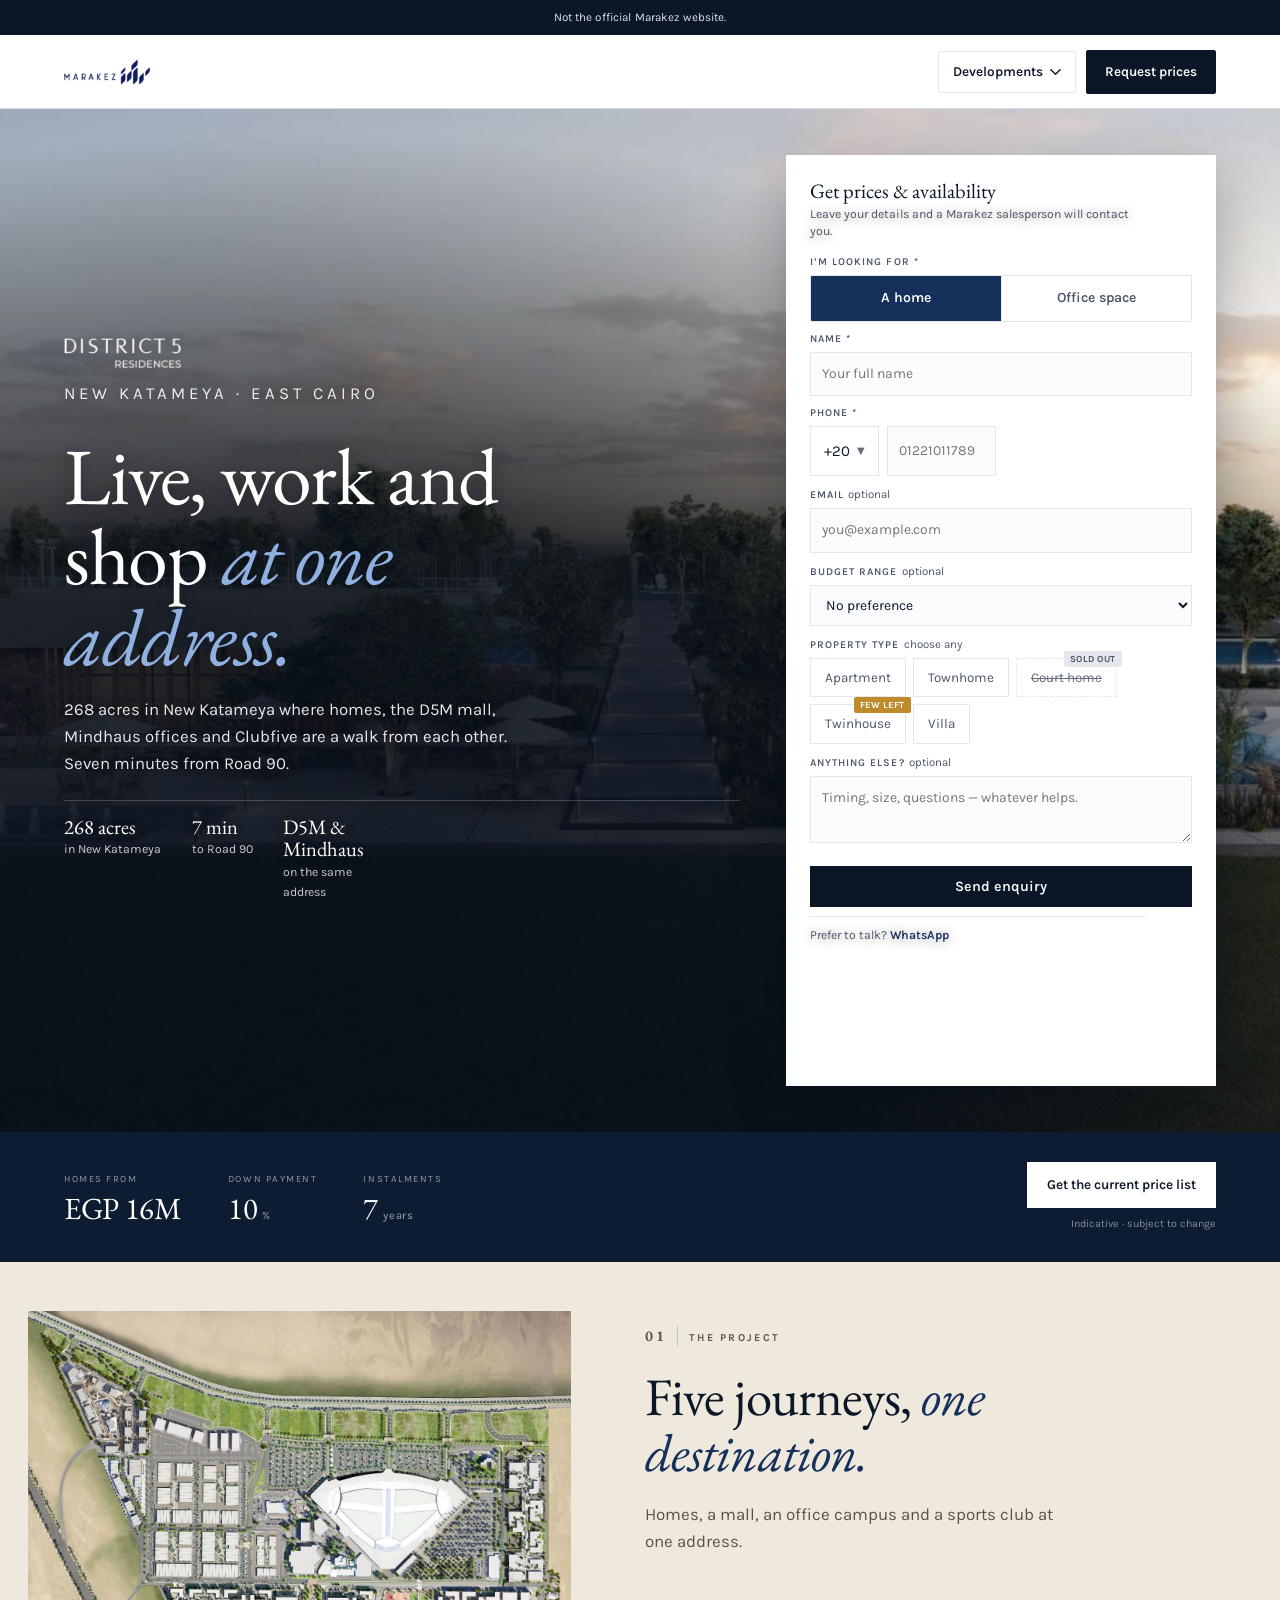
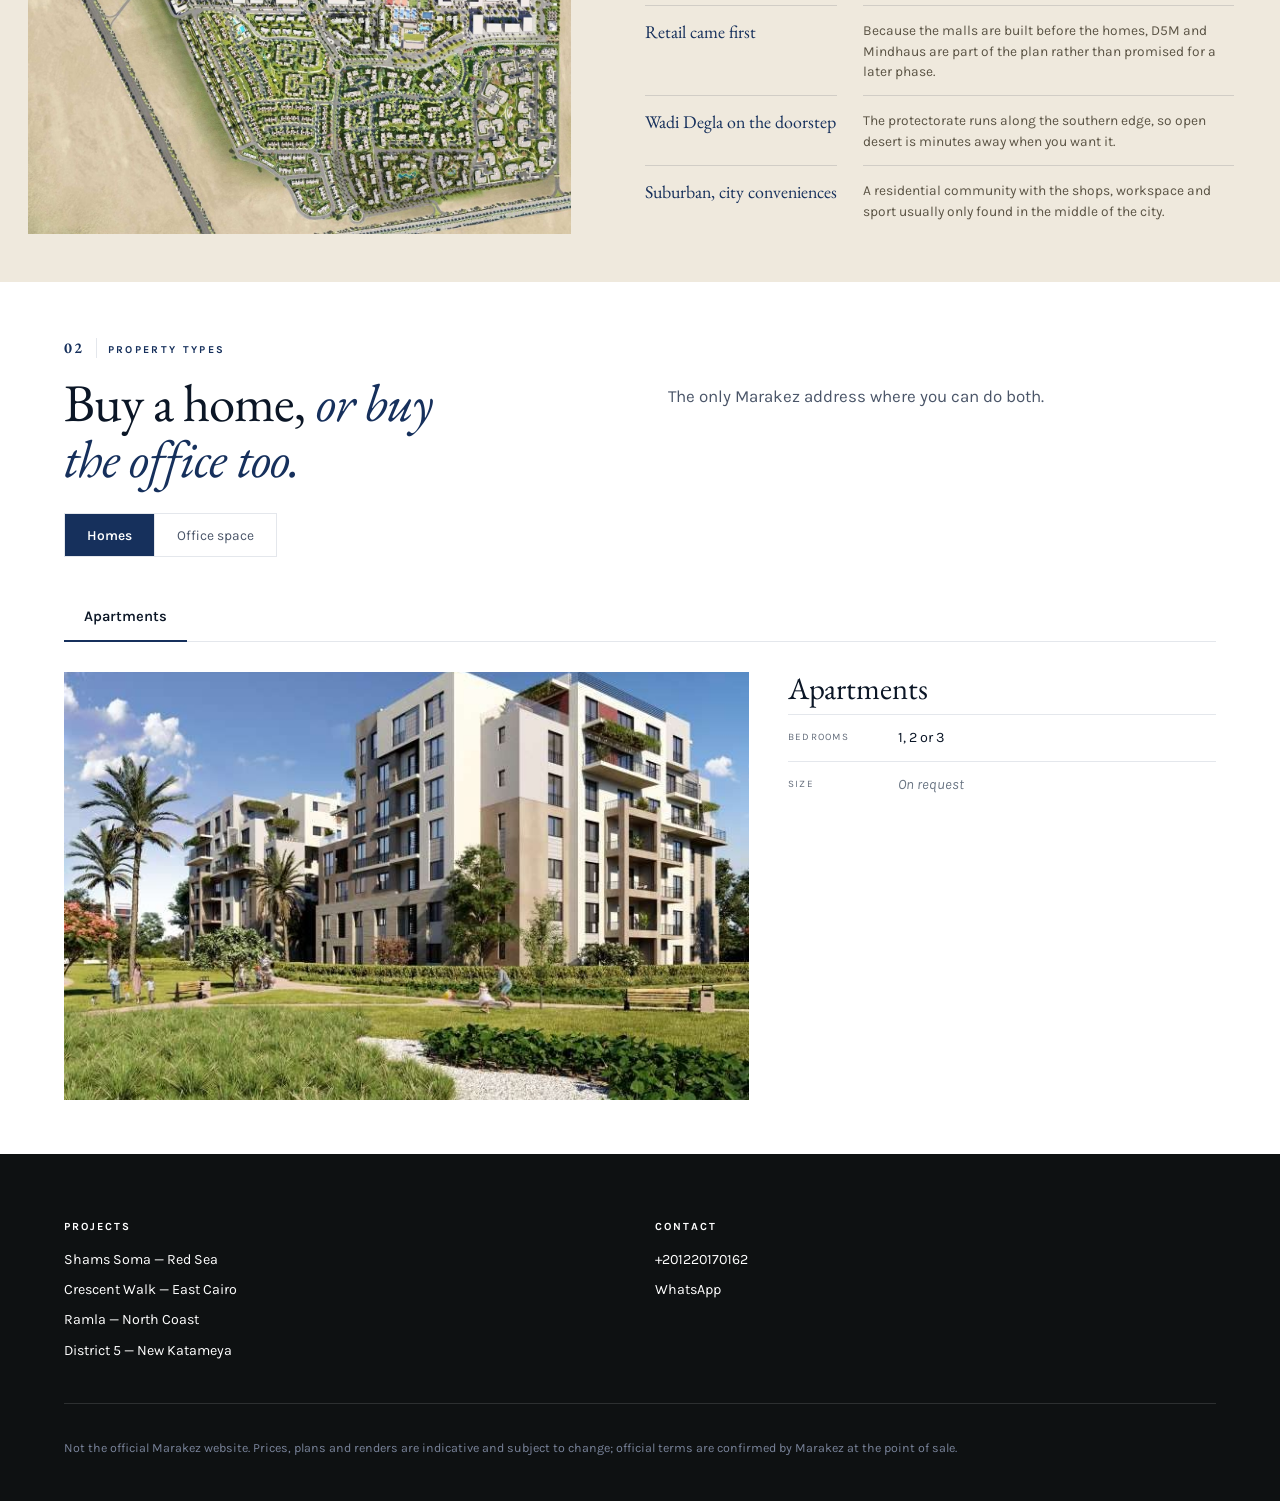
<file: district-5.html>
<!DOCTYPE html>
<html lang="en">
<head>
<meta charset="utf-8">
<meta name="viewport" content="width=device-width,initial-scale=1">
<title>District 5 — New Katameya, East Cairo</title>
<link rel="preconnect" href="https://fonts.googleapis.com">
<link rel="preconnect" href="https://fonts.gstatic.com" crossorigin>
<link href="https://fonts.googleapis.com/css2?family=EB+Garamond:ital,wght@0,400;0,500;1,400&family=Karla:wght@400;500;600;700&display=swap" rel="stylesheet">
<style>
/* ─────────────────────────────────────────────────────────────
   One ground. Sections interlock rather than stack.
   ───────────────────────────────────────────────────────────── */
:root{--navy-hero:#0d1c30;
  --paper:#ffffff;          /* single ground for the whole page */
  --ink:#0b1626;
  --soft:#4a5568;
  --faint:#646d7b;
  --rule:#e4e7ec;
  --hair:#d6dbe3;--stone:#efe9dd;--stone-ink:#5f584a;
  --accent:#16305c;
  --sand:#16305c;
  --accent-light:#8fb0e0;   /* accent for dark backgrounds */
  --white:#fafbfc;
  --scrim:.86;   /* hero overlay strength — CMS: light .60 / medium .76 / strong .90 */

  --display:"EB Garamond",Georgia,serif;
  --body:"Karla",system-ui,sans-serif;

  --gut:clamp(20px,5vw,80px);
  --maxw:1280px;
}
*{box-sizing:border-box}
html,body{overflow-x:hidden;max-width:100%}
html{scroll-behavior:smooth}
@media(prefers-reduced-motion:reduce){html{scroll-behavior:auto}*{transition:none!important;animation:none!important}}

body{margin:0;background:var(--paper);color:var(--ink);
  font-family:var(--body);font-size:16.5px;line-height:1.62;-webkit-font-smoothing:antialiased}
img{max-width:100%;display:block}
a{color:inherit}

.wrap{max-width:var(--maxw);margin:0 auto;padding:0 var(--gut)}

/* ── Disclosure + header ─────────────────────────────────── */
.bar{background:var(--ink);color:#dde2ec;font-size:.73rem;padding:8px var(--gut);text-align:center;
  letter-spacing:.01em}
.bar strong{color:#fff}

.head{position:sticky;top:0;z-index:60;background:rgba(255,255,255,.94);backdrop-filter:blur(12px)}
.head::after{content:"";position:absolute;left:0;right:0;bottom:0;height:1px;background:var(--hair)}
.head-in{max-width:var(--maxw);margin:0 auto;padding:15px var(--gut);display:flex;align-items:center;gap:26px}
.mark{font-family:var(--display);font-size:1.4rem;font-weight:500;letter-spacing:-.01em;
  text-decoration:none;color:var(--ink)}







/* ── THE SPINE: one hairline running the whole document ──── */
.doc{position:relative}
/* The vertical hairline that used to run down the left of the document was
   removed: once the sections became full-bleed splits and edge-to-edge bands it
   no longer lined up with anything, so it read as a stray rule rather than a
   spine. */

/* Section shell — all sections share the ground, so only spacing separates them */
.sec{position:relative;z-index:2;padding:clamp(60px,8vw,120px) 0}
.sec--tight{padding-top:0}

/* Section marker (kept hidden; the spine it sat on was removed) */
.marker{display:none}
.secnum{font-family:var(--display);font-size:.95rem;color:var(--sand);
  margin-right:11px;padding-right:11px;border-right:1px solid var(--rule)}
@media(max-width:860px){.marker{display:none}}

/* Section content */
/* The extra 58px on the left used to clear the vertical spine. With the spine
   gone it just pushed every section 58px right of the hero, the money band and
   the footer — four different left edges on one page. Now they all share one. */
.inner{max-width:var(--maxw);margin:0 auto;padding:0 var(--gut)}
@media(max-width:860px){.inner{padding:0 var(--gut)}}

/* ── HERO ─────────────────────────────────────────────────── */
.hero{position:relative;min-height:min(88vh,780px);display:flex;align-items:flex-end;
  overflow:hidden;background:#1a2434}
.hero>img{position:absolute;inset:0;width:100%;height:100%;object-fit:cover;object-position:center}
.hero::after{content:"";position:absolute;inset:0;pointer-events:none;
  background:
    /* contained pool over the text block — the rest of the render stays clear */
    radial-gradient(120% 88% at 24% 78%,
      rgba(6,14,26,var(--scrim,.86)) 0%,
      rgba(6,14,26,calc(var(--scrim,.86) * .92)) 42%,
      rgba(6,14,26,calc(var(--scrim,.86) * .45)) 66%,
      rgba(6,14,26,0) 86%),
    linear-gradient(180deg, rgba(6,14,26,0) 60%, rgba(6,14,26,.17) 85%, rgba(6,14,26,.34) 100%)}
.hero-in{position:relative}
/* Narrow screens: the copy sits below the image rather than over it.
   The render stays completely untouched and contrast is guaranteed,
   because the text is on the page background. */
@media(max-width:820px){
  /* The copy sits below the image rather than over it, on the hero's own navy
     ground — the same colour and the same light text as the desktop hero, so a
     phone and a desktop show one design rather than two.

     This block used to flip the text to dark ink, because the copy once sat on
     the page's white background. When the hero was given a navy ground for the
     image-loading fix, that dark text ended up on dark navy and measured
     1.06:1 — invisible. Everything below is set against the navy explicitly so
     the two can never drift apart again. */
  .hero{min-height:0;display:block;overflow:visible;background:var(--navy-hero)}
  .hero>img{position:static;width:100%;height:auto;aspect-ratio:16/10;object-fit:cover}
  .hero::after{display:none}
  .hero-in{padding:24px var(--gut) 30px}
  .hero-copy{color:#fff}
  .hero .kicker{color:var(--accent-light);text-shadow:none}
  .hero h1{color:#fff;text-shadow:none;max-width:20ch}
  .hero h1 em{color:var(--accent-light)}
  /* .hero-copy, not .hero-in — the enquiry form is a white card inside
     .hero-in, and colouring its paragraphs white made them invisible. */
  .hero-copy p:not(.kicker){color:rgba(255,255,255,.88)!important;text-shadow:none!important;
    opacity:1!important}
  .hero .btn{background:#fff;color:var(--ink)}
  .hero .btn--ghost{background:transparent;color:#fff;border:1px solid rgba(255,255,255,.42)}
  /* Below 820px the two buttons share the row evenly instead of one being
     wide and the other shrink-wrapped to its label. */
  .hero-cta{gap:9px}
  .hero-cta .btn{flex:1 1 0;min-width:0;padding:14px 10px;font-size:.86rem}
}

.hero-in{position:relative;z-index:2;width:100%;max-width:var(--maxw);margin:0 auto;
  padding:0 var(--gut) clamp(96px,11vw,150px);color:#fff}
.kicker{text-shadow:0 1px 10px rgba(6,14,26,.5);font-size:.69rem;letter-spacing:.24em;text-transform:uppercase;margin:0 0 16px;
  color:var(--sand)}
.hero h1{text-shadow:0 1px 18px rgba(6,14,26,.42);font-family:var(--display);font-weight:400;font-size:clamp(2.6rem,6.4vw,5rem);
  line-height:1.01;margin:0 0 18px;max-width:14ch;letter-spacing:-.018em}
.hero h1 em{font-style:italic;color:var(--accent-light)}
.hero p{text-shadow:0 1px 12px rgba(6,14,26,.45);max-width:48ch;font-size:1.05rem;color:rgba(255,255,255,.9);margin:0 0 28px}

.btn{display:inline-block;background:var(--white);color:var(--ink);text-decoration:none;
  padding:14px 28px;font-size:.9rem;font-weight:600;border:0;cursor:pointer;font-family:inherit;
  transition:transform .25s,box-shadow .25s}
.btn:hover{transform:translateY(-1px);box-shadow:0 8px 22px rgba(0,0,0,.16)}
.btn--ghost{background:transparent;color:#fff;border:1px solid rgba(255,255,255,.42)}

/* Hero buttons: a real row rather than two inline-blocks. As inline-blocks the
   pair wrapped onto separate lines on narrow screens and the ghost button kept
   a stray left margin, so it sat indented and half-width under the first. */
.hero-cta{display:flex;flex-wrap:wrap;gap:10px;align-items:stretch}
.hero-cta .btn{display:inline-flex;align-items:center;justify-content:center;text-align:center}
.btn--dark{background:var(--ink);color:var(--white)}
.btn--full{width:100%;text-align:center}
.btn:focus-visible{outline:2px solid var(--sand);outline-offset:3px}
/* One-line labels. The full wording wraps to two or three lines once the pair
   is sharing a narrow row, which looks broken; the short label is the same
   promise in fewer words. */
.lbl-short{display:none}
@media(max-width:560px){
  .lbl-long{display:none}
  .lbl-short{display:inline}
}

/* ── FACT RAIL: overlaps the hero, anchored to the spine ─── */
/* first cell's text lines up with the hero and the sections above and below */

/* ── Shared type ─────────────────────────────────────────── */
.eyebrow{font-size:.66rem;letter-spacing:.22em;text-transform:uppercase;
  color:var(--accent);font-weight:700;margin:0 0 14px}
h2{font-family:var(--display);font-weight:400;font-size:clamp(2rem,4.2vw,3.3rem);
  line-height:1.06;margin:0 0 18px;letter-spacing:-.018em;max-width:17ch}
h2 em{font-style:italic;color:var(--accent)}
.lead{font-size:1.06rem;color:var(--soft);max-width:56ch;margin:0}

/* ── DESCRIPTION: text left, tall image bleeding right ───── */
.desc{max-width:64ch}
.desc-fig{margin:clamp(34px,4.5vw,54px) 0 0;position:relative}
.desc-fig img{width:100%;height:100%;aspect-ratio:16/10;object-fit:cover;object-position:center;display:block}
.desc-fig figcaption{font-family:var(--display);font-style:italic;font-size:.95rem;
  color:var(--faint);padding-top:11px}

.pillars{display:grid;grid-template-columns:repeat(3,1fr);gap:clamp(20px,3vw,44px);
  margin-top:clamp(46px,6vw,76px)}
@media(max-width:820px){.pillars{grid-template-columns:1fr;gap:0}}
.pillar{padding-top:20px;border-top:1px solid var(--rule)}
@media(max-width:820px){.pillar{padding:18px 0}}
.pillar .n{font-family:var(--display);font-size:.9rem;color:var(--sand);display:block;margin-bottom:8px}
.pillar h3{margin:0 0 6px;font-size:.98rem;font-weight:600}
.pillar p{margin:0;font-size:.93rem;color:var(--soft)}

/* ── MASTERPLAN: pulled up, plan bleeds past the gutter ──── */
/* contain, not cover: a masterplan must never be cropped. Odd shapes letterbox
   against the panel instead of resizing the section. */

/* ── NEIGHBOURHOODS: tabs, borderless, on the ground ─────── */
.tabs{margin-top:clamp(28px,4vw,44px)}
.tabnav{display:flex;flex-wrap:wrap;gap:0;border-bottom:1px solid var(--rule)}
.tabnav button{appearance:none;background:none;border:0;padding:13px 20px 15px;
  font:inherit;font-size:.86rem;font-weight:600;color:var(--faint);cursor:pointer;
  border-bottom:2px solid transparent;margin-bottom:-1px;transition:color .2s,border-color .2s}
.tabnav button[aria-selected="true"]{color:var(--ink);border-bottom-color:var(--accent)}
.tabnav button:hover{color:var(--ink)}
.tabnav button:focus-visible{outline:2px solid var(--accent);outline-offset:-4px}
@media(max-width:640px){.tabnav button{flex:1 1 33%;padding:12px 8px;font-size:.8rem}}

.panel{display:none;grid-template-columns:minmax(0,.95fr) minmax(0,1.05fr);
  gap:clamp(24px,4vw,56px);padding-top:clamp(28px,3.5vw,42px);align-items:center}
.panel[data-open="true"]{display:grid;animation:fade .45s ease}
@keyframes fade{from{opacity:0;transform:translateY(6px)}to{opacity:1;transform:none}}
@media(max-width:820px){.panel[data-open="true"]{grid-template-columns:1fr}}
.panel .sub{font-size:.64rem;letter-spacing:.2em;text-transform:uppercase;color:var(--sand);
  font-weight:700;margin:0 0 12px}
.panel h3{margin:0 0 12px;font-family:var(--display);font-weight:400;font-size:clamp(1.9rem,3vw,2.5rem);
  letter-spacing:-.015em}
.panel p{margin:0 0 20px;color:var(--soft);font-size:.99rem;max-width:40ch}
.panel .types{list-style:none;margin:0;padding:0;display:flex;flex-wrap:wrap;gap:8px}
.panel .types li{border:1px solid var(--rule);padding:6px 13px;font-size:.79rem;color:var(--soft)}
.panel figure{margin:0;overflow:hidden}
.panel figure img{width:100%;height:100%;aspect-ratio:4/3;object-fit:cover;object-position:center}

/* ── USPs: hairline grid, no boxes ──────────────────────── */
.usps{display:grid;grid-template-columns:repeat(4,1fr);gap:clamp(20px,3vw,40px);
  margin-top:clamp(30px,4vw,48px)}
@media(max-width:900px){.usps{grid-template-columns:repeat(2,1fr)}}
@media(max-width:560px){.usps{grid-template-columns:1fr;gap:0}}
.usp{padding-top:20px;border-top:1px solid var(--rule)}
@media(max-width:560px){.usp{padding:18px 0}}
.usp .n{font-family:var(--display);font-size:.9rem;color:var(--sand);display:block;margin-bottom:9px}
.usp h3{margin:0 0 6px;font-size:.97rem;font-weight:600}
.usp p{margin:0;font-size:.9rem;color:var(--soft);line-height:1.55}

/* ── LEAD FORM: dark block, full bleed, ends the document ─ */
.form-grid{display:grid;grid-template-columns:1fr 1fr;gap:clamp(30px,5vw,72px);align-items:start}
@media(max-width:900px){.form-grid{grid-template-columns:1fr}}
.contact-line{margin-top:22px;font-size:.93rem;color:rgba(255,255,255,.7)}
.contact-line a{color:#fff;font-weight:600}

.fbox{background:var(--white);color:var(--ink);padding:clamp(26px,3vw,38px)}
.field{margin-bottom:15px}
.field label{display:block;font-size:.79rem;font-weight:600;margin-bottom:6px}
.field input,.field select,.field textarea{width:100%;padding:12px 14px;font:inherit;
  font-size:.94rem;border:1px solid var(--rule);background:var(--paper);color:var(--ink)}
.field input:focus,.field select:focus,.field textarea:focus{outline:2px solid var(--accent);
  outline-offset:1px;border-color:transparent}
.field textarea{min-height:82px;resize:vertical}
.frow{display:grid;grid-template-columns:1fr 1fr;gap:15px}
@media(max-width:560px){.frow{grid-template-columns:1fr}}


/* ── Palette switcher (preview only — removed in the final build) ── */
.pal{position:fixed;right:14px;bottom:14px;z-index:200;background:#fff;
  border:1px solid #ccc;box-shadow:0 10px 30px rgba(0,0,0,.18);padding:12px 14px;
  font-family:system-ui,sans-serif;font-size:12px;max-width:230px}
.pal h5{margin:0 0 9px;font-size:10px;letter-spacing:.14em;text-transform:uppercase;color:#666}
.pal button{display:flex;align-items:center;gap:8px;width:100%;text-align:left;
  background:none;border:1px solid transparent;padding:6px 7px;font:inherit;cursor:pointer;
  border-radius:3px;color:#222}
.pal button:hover{background:#f2f2f2}
.pal button[aria-pressed=true]{border-color:#333;background:#f6f6f6;font-weight:600}
.pal .sw{display:flex;flex:0 0 auto}
.pal .sw i{width:12px;height:12px;display:block}


/* ── Residential / Offices toggle ────────────────────────── */
.switch{display:inline-flex;gap:0;border:1px solid var(--rule);width:auto;
  margin:0;background:var(--white);border-radius:2px;overflow:hidden}
.switchbar{display:flex;align-items:center;justify-content:space-between;gap:20px;
  flex-wrap:wrap;padding:0 0 clamp(26px,3vw,36px);margin-bottom:clamp(30px,4vw,44px);
  border-bottom:1px solid var(--rule)}
.switchbar .hint{font-size:.86rem;color:var(--faint);margin:0}
.switch button{appearance:none;background:none;border:0;padding:14px 30px;font:inherit;
  font-size:.92rem;font-weight:600;color:var(--faint);cursor:pointer;
  transition:background .22s,color .22s;white-space:nowrap}
.switch button + button{border-left:1px solid var(--rule)}
.switch button[aria-selected="true"]{background:var(--accent);color:#fff}
.switch button:hover:not([aria-selected="true"]){color:var(--ink)}
.switch button:focus-visible{outline:2px solid var(--accent);outline-offset:2px}
@media(max-width:520px){.switch{width:100%}.switch button{flex:1;padding:13px 12px;font-size:.86rem}}

.track{display:none}
.track[data-open="true"]{display:block;animation:trackin .35s ease}
/* Both tracks share one shape: intro -> tabs -> USP row.
   Reserving height stops the page shifting when you switch. */
.track > .desc{min-height:212px}
@media(max-width:900px){.track > .desc{min-height:196px}}
@media(max-width:560px){.track > .desc{min-height:230px}}
@keyframes trackin{from{opacity:0;transform:translateY(8px)}to{opacity:1;transform:none}}


/* segmented control inside the form */
.seg{display:flex;border:1px solid var(--rule);overflow:hidden;border-radius:2px}
.segbtn{flex:1;appearance:none;background:var(--paper);border:0;padding:11px 14px;
  font:inherit;font-size:.88rem;font-weight:600;color:var(--soft);cursor:pointer;
  transition:background .2s,color .2s}
.segbtn + .segbtn{border-left:1px solid var(--rule)}
.segbtn[aria-checked="true"]{background:var(--accent);color:#fff}
.segbtn:focus-visible{outline:2px solid var(--accent);outline-offset:-3px}




/* MOBILE-TIGHTEN */
@media(max-width:760px){
  .sec{padding:38px 0}
  .pillars{margin-top:24px}
  .pillar{padding:14px 0}
  .usp{padding:14px 0}
  .usps{margin-top:20px}
  .desc-fig{margin-top:24px}
  .panel{padding-top:20px;gap:18px}
  .panel p{margin-bottom:12px}
  .foot{padding:30px 0 22px}
  .foot-grid{gap:18px;margin-bottom:20px}
  h2{font-size:1.6rem;margin-bottom:12px}
  .lead{font-size:.98rem}
}

/* ── Mobile: sticky WhatsApp + enquiry bar ───────────────── */
.mobar{display:none}
@media(max-width:860px){
  .mobar{display:grid;grid-template-columns:1fr 1fr;gap:0;
    position:fixed;inset-inline:0;bottom:0;z-index:90;
    background:var(--white);border-top:1px solid var(--rule);
    box-shadow:0 -4px 18px rgba(11,22,38,.10)}
  .mobar a{display:flex;align-items:center;justify-content:center;gap:8px;
    padding:15px 10px;font-size:.9rem;font-weight:700;text-decoration:none;
    color:var(--ink);background:var(--white)}
  .mobar a + a{border-inline-start:1px solid var(--rule)}
  .mobar .wa{background:#1f7a4d;color:#fff}
  .mobar svg{width:17px;height:17px;fill:currentColor;flex:0 0 auto}
  body{padding-bottom:56px}
  .foot{padding-bottom:70px}
}




/* ── Consent bar (EEA visitors only) ─────────────────────── */
.consent{position:fixed;inset-inline:0;bottom:0;z-index:120;background:var(--ink);
  color:#e3e8f0;padding:16px var(--gut);display:flex;align-items:center;gap:18px;
  flex-wrap:wrap;justify-content:center;font-size:.86rem;
  box-shadow:0 -6px 24px rgba(0,0,0,.22)}
.consent p{margin:0;max-width:56ch}
.consent-btns{display:flex;gap:9px;flex:0 0 auto}
.cbtn{appearance:none;border:1px solid rgba(255,255,255,.4);background:transparent;
  color:#fff;padding:9px 20px;font:inherit;font-size:.85rem;font-weight:600;cursor:pointer;
  border-radius:2px}
.cbtn--yes{background:#fff;color:var(--ink);border-color:#fff}
.cbtn:hover{opacity:.88}
@media(max-width:860px){.consent{bottom:56px;padding:14px var(--gut);font-size:.82rem}}


/* ── Header nav: Developments dropdown ───────────────────── */
.nav{margin-inline-start:auto;display:flex;align-items:center;gap:10px}
.navdrop{position:relative}
.navbtn{display:inline-flex;align-items:center;gap:7px;appearance:none;
  background:none;border:1px solid var(--rule);border-radius:2px;
  padding:9px 14px;font:inherit;font-size:.85rem;font-weight:600;
  color:var(--ink);cursor:pointer;white-space:nowrap;
  transition:border-color .2s,background .2s}
.navbtn:hover{border-color:var(--hair);background:var(--white)}
.navbtn[aria-expanded="true"]{border-color:var(--accent);background:var(--white)}
.navbtn:focus-visible{outline:2px solid var(--accent);outline-offset:2px}
.navchev{width:11px;height:8px;flex:0 0 auto;transition:transform .22s}
.navbtn[aria-expanded="true"] .navchev{transform:rotate(180deg)}

.navmenu{position:absolute;top:calc(100% + 7px);inset-inline-end:0;z-index:70;
  min-width:262px;background:#fff;border:1px solid var(--rule);border-radius:3px;
  box-shadow:0 16px 42px rgba(11,22,38,.16);overflow:hidden;
  animation:navin .18s ease}
@keyframes navin{from{opacity:0;transform:translateY(-5px)}to{opacity:1;transform:none}}
.navmenu a{display:block;padding:13px 17px;text-decoration:none;color:var(--ink);
  border-bottom:1px solid var(--rule);transition:background .16s}
.navmenu a:last-child{border-bottom:0}
.navmenu a:hover,.navmenu a:focus{background:var(--white);outline:none}
.navmenu a:focus-visible{box-shadow:inset 3px 0 0 var(--accent)}
.navmenu a[aria-current="page"]{background:var(--white);box-shadow:inset 3px 0 0 var(--accent)}
.nm-name{display:block;font-size:.94rem;font-weight:600;line-height:1.25}
.nm-loc{display:block;font-size:.76rem;color:var(--faint);margin-top:2px}

.navcta{background:var(--ink);color:#fff;text-decoration:none;
  padding:10px 18px;border-radius:2px;font-size:.85rem;font-weight:600;
  white-space:nowrap;border:1px solid var(--ink)}
.navcta:hover{opacity:.9}
.navcta:focus-visible{outline:2px solid var(--accent);outline-offset:2px}

@media(max-width:620px){
  .head-in{gap:8px}
  .navbtn{padding:8px 11px;font-size:.79rem}
  .navcta{padding:9px 12px;font-size:.79rem}
  .mark,.marktext{font-size:1.1rem}
  /* pin the menu to the viewport so it can't run off either edge */
  .navdrop{position:static}
  .navmenu{inset-inline:var(--gut);inset-inline-end:var(--gut);
    min-width:0;width:auto;top:calc(100% + 6px)}
  .head{position:sticky}
  .head-in{position:relative}
}
@media(max-width:430px){
  /* The menu keeps its full "Developments" label at every width — the CTA is
     what gives way, since "Prices" reads fine on its own next to a phone. */
  .nav{gap:6px}
  .navbtn{padding:8px 9px;font-size:.75rem;gap:5px}
  /* The label is swapped, not scaled. text-indent hides the long text; the box
     needs an explicit width or it collapses to its padding and "Prices" spills
     outside the border. */
  .navcta{padding:9px 0;font-size:.75rem;
    width:74px;overflow:hidden;white-space:nowrap;text-indent:-9999px;position:relative}
  .navcta::after{content:"Prices";position:absolute;inset:0;
    display:flex;align-items:center;justify-content:center;text-indent:0}
  .mark,.marktext{font-size:1rem}
}
@media(max-width:360px){
  /* Below this the gutter leaves ~280px of usable header. Everything tightens
     rather than anything being dropped or relabelled. */
  .nav{gap:5px}
  .navbtn{padding:7px 7px;font-size:.71rem;gap:4px}
  .navcta{width:62px;font-size:.71rem;padding:9px 0}
}

/* ── Logo slots (image from CMS, text wordmark as fallback) ─ */
.mark{display:inline-flex;align-items:center;gap:10px;line-height:1}
.mark img{height:26px;width:auto;max-width:170px;object-fit:contain;
  object-position:left center;display:none}
.mark img[src]:not([src=""]){display:block}
.mark img[src]:not([src=""]) + .marktext{display:none}
.marktext{font-family:var(--display);font-size:1.4rem;font-weight:500;letter-spacing:-.01em}

.projlogo{height:30px;width:auto;max-width:240px;object-fit:contain;
  object-position:left center;margin-bottom:12px;display:none}
.projlogo[src]:not([src=""]){display:block}

/* ── Availability states on chips ────────────────────────── */
.chip{position:relative}
.chip[data-status="limited"]::after{
  content:"Few left";position:absolute;top:-8px;inset-inline-end:-6px;
  background:#bf8a2a;color:#fff;font-size:.58rem;font-weight:700;
  letter-spacing:.06em;text-transform:uppercase;padding:2px 6px;border-radius:2px;
  line-height:1.3;pointer-events:none}
.chip[data-status="sold_out"]{
  color:var(--faint);background:transparent;border-style:dashed;
  cursor:not-allowed;text-decoration:line-through;text-decoration-thickness:1px;
  text-decoration-color:var(--faint)}
.chip[data-status="sold_out"]:hover{border-color:var(--rule);color:var(--faint)}
.chip[data-status="sold_out"]::after{
  content:"Sold out";position:absolute;top:-8px;inset-inline-end:-6px;
  background:var(--rule);color:var(--soft);font-size:.58rem;font-weight:700;
  letter-spacing:.06em;text-transform:uppercase;padding:2px 6px;border-radius:2px;
  line-height:1.3;pointer-events:none}
.chipnote{font-size:.78rem;color:var(--faint);margin:9px 0 0}

/* Availability badge on the tab panels */
.availbadge{display:inline-flex;align-items:center;gap:6px;font-size:.66rem;
  letter-spacing:.14em;text-transform:uppercase;font-weight:700;
  padding:4px 10px;margin-bottom:12px;border-radius:2px}
.availbadge[data-status="available"]{background:rgba(22,48,92,.09);color:var(--accent)}
.availbadge[data-status="limited"]{background:rgba(191,138,42,.15);color:#8a6414}
.availbadge[data-status="sold_out"]{background:var(--rule);color:var(--soft)}
.availbadge .dot{width:6px;height:6px;border-radius:50%;background:currentColor}

/* ── Lead form controls ──────────────────────────────────── */
.req{color:var(--sand);font-weight:400}
.opt-tag{color:var(--faint);font-weight:400;font-size:.72rem;letter-spacing:.04em}
.ferr{display:none;color:#b4402f;font-size:.79rem;margin-top:6px}
.fmsg{margin-top:14px;font-size:.9rem;display:none}
.fmsg.ok{display:block;color:#1d6b45}
.fmsg.err{display:block;color:#b4402f}

/* phone row */
.phone-row{display:flex;gap:8px;position:relative}
.cc-btn{flex:0 0 auto;display:flex;align-items:center;gap:7px;background:var(--paper);
  border:1px solid var(--rule);padding:12px 13px;font:inherit;font-size:.94rem;cursor:pointer;
  color:var(--ink);white-space:nowrap}
.cc-btn:hover{border-color:var(--accent)}
.cc-btn:focus-visible{outline:2px solid var(--accent);outline-offset:1px}
.cc-caret{font-size:.62rem;color:var(--faint)}
.phone-row input[type=tel]{flex:1 1 auto;min-width:0}
.cc-pop{position:absolute;z-index:70;top:calc(100% + 5px);left:0;width:min(330px,100%);
  background:#fff;border:1px solid var(--rule);box-shadow:0 14px 38px rgba(0,0,0,.15)}
.cc-search{width:100%;padding:11px 13px;font:inherit;font-size:.92rem;border:0;
  border-bottom:1px solid var(--rule);background:#fff;color:var(--ink)}
.cc-search:focus{outline:2px solid var(--accent);outline-offset:-2px}
.cc-list{list-style:none;margin:0;padding:0;max-height:260px;overflow-y:auto}
.cc-list li{display:flex;justify-content:space-between;gap:12px;padding:9px 13px;
  font-size:.9rem;cursor:pointer}
.cc-list li:hover,.cc-list li:focus{background:var(--paper);outline:none}
.cc-list .cc-num{color:var(--faint);font-variant-numeric:tabular-nums}
.cc-list .cc-none{color:var(--faint);cursor:default;justify-content:center}

/* chips for multi-select */
.chips{display:flex;flex-wrap:wrap;gap:7px}
.chip{appearance:none;background:var(--paper);border:1px solid var(--rule);
  padding:8px 14px;font:inherit;font-size:.84rem;color:var(--soft);cursor:pointer;
  transition:background .18s,border-color .18s,color .18s}
.chip:hover{border-color:var(--accent);color:var(--ink)}
.chip[aria-pressed="true"]{background:var(--accent);border-color:var(--accent);color:#fff}
.chip:focus-visible{outline:2px solid var(--accent);outline-offset:2px}
/* The honeypot is clipped, but `.lead-card input[type=text]{width:100%}` is more
   specific than this rule, so it was being stretched to the width of its
   containing block. Harmless while the clip holds, but it only takes one CSS
   change for a spam-trap field to become visible. */
.hp{position:absolute!important;width:1px!important;height:1px!important;padding:0;
  margin:-1px;overflow:hidden;clip:rect(0 0 0 0);white-space:nowrap;border:0}

/* ── FOOTER ─────────────────────────────────────────────── */
.foot{background:#0e1112;color:#9aa3b2;padding:clamp(44px,5vw,68px) 0 30px;font-size:.89rem;
  position:relative;z-index:2}
.foot a{color:#fff;text-decoration:none}
.foot a:hover{text-decoration:underline}
.foot-grid{display:grid;grid-template-columns:repeat(auto-fit,minmax(190px,1fr));gap:30px;margin-bottom:34px}
.foot h4{color:#fff;font-size:.68rem;letter-spacing:.18em;text-transform:uppercase;margin:0 0 13px;font-weight:700}
.foot ul{list-style:none;padding:0;margin:0}
.foot li{margin-bottom:7px}
.foot-dis{border-top:1px solid rgba(255,255,255,.13);padding-top:22px;font-size:.78rem;
  line-height:1.62;color:#79839a}
.foot-dis strong{color:#c2cadb}

/* ── Scroll reveal ──────────────────────────────────────── */
.rv{opacity:0;transform:translateY(14px);transition:opacity .7s ease,transform .7s cubic-bezier(.2,.7,.3,1)}
.rv.in{opacity:1;transform:none}
@media(prefers-reduced-motion:reduce){.rv{opacity:1;transform:none}}

@media(max-width:860px){
  .sec{padding:52px 0}
  h2{font-size:1.85rem}
}

/* ═══ Section fit: fill the screen, never clip ══════════════════════════════
   Every section is at least one screen tall, so a short section can no longer
   share the viewport with the next one. min-height (not height) and no
   overflow:hidden, so a section taller than a screen runs on rather than
   losing its bottom. Scroll then settles on section edges without trapping.  */
.sec{padding:clamp(34px,4.2vw,64px) 0}
.sec--tight{padding-top:0}
.hero-in{padding-bottom:clamp(56px,6vw,88px)}
h2{margin-bottom:12px}
.lead{margin-bottom:0}
.projcards{gap:clamp(14px,1.8vw,22px);margin-top:clamp(18px,2.2vw,26px)}
.projcard figure{aspect-ratio:16/9}
.projcard .pc-body{padding:14px 16px 16px}
.projcard h3{font-size:1.4rem;margin-bottom:5px}
.projcard p{font-size:.86rem;line-height:1.5;display:-webkit-box;-webkit-line-clamp:2;
  -webkit-box-orient:vertical;overflow:hidden}
.projcard .types{margin-top:8px}
.projcard .pc-go{margin-top:10px}

/* Section intro: heading and lead side by side above 1000px. .desc caps itself
   at 64ch for a single stacked column; left in place it squeezes both grid
   tracks and the lead wraps to nine lines. */
@media(min-width:1000px){
  .sec .inner > .desc,
  .sec .inner > .rv:first-child{
    display:grid;grid-template-columns:minmax(0,1fr) minmax(0,1fr);
    gap:0 clamp(32px,4.4vw,76px);align-items:start;max-width:none}
  .sec .inner > .desc > .eyebrow,
  .sec .inner > .rv:first-child > .eyebrow{grid-column:1 / -1}
  .sec .inner > .desc > h2,
  .sec .inner > .rv:first-child > h2{margin-bottom:0;align-self:start}
  .sec .inner > .desc > .lead,
  .sec .inner > .rv:first-child > .lead{max-width:48ch;padding-top:.5em}
}
@media(min-width:901px){
  .hero,.sec{
    min-height:calc(100dvh - var(--headh,64px));
    display:flex;flex-direction:column;justify-content:center}
  .sec > .inner{width:100%}
  html{scroll-snap-type:y proximity}
  .hero,.sec,footer{scroll-snap-align:start;scroll-margin-top:var(--headh,64px)}
}
@media(prefers-reduced-motion:reduce){html{scroll-snap-type:none}}

/* Project pages, section 01: the wide photo alone is 709px, which no amount of
   padding trimming fixes. Above 1000px it sits beside the pillars instead of
   stacked above them, which is what brings the section under one screen. */
@media(min-width:1000px){
  .sec .inner:has(> .desc-fig){
    display:grid;grid-template-columns:minmax(0,1.12fr) minmax(0,1fr);
    gap:clamp(22px,2.6vw,36px) clamp(28px,3.4vw,56px);align-items:start}
  .sec .inner:has(> .desc-fig) > .desc{grid-column:1 / -1}
  .sec .inner:has(> .desc-fig) > .desc-fig{margin:0}
  .sec .inner:has(> .desc-fig) > .pillars{
    display:flex;flex-direction:column;gap:clamp(12px,1.4vw,18px)}
  .sec .inner:has(> .desc-fig) > .pillars .pillar{padding:0}
  /* tab panels: 4:3 stacks tall once the panel also carries a chip and a list */
  .panel figure img{aspect-ratio:16/10}
}

@media(min-width:1000px){
  /* Crescent Walk and District 5 carry a fourth pillar, which puts that column
     42px past the photo. Tightening the stack absorbs it. */
  .sec .inner:has(> .desc-fig) > .pillars{gap:clamp(9px,1.05vw,13px)}
  .sec .inner:has(> .desc-fig) > .pillars .pillar p{font-size:.89rem;line-height:1.5}
  .sec .inner:has(> .desc-fig) > .pillars .pillar .n{margin-bottom:5px}
  .desc-fig figcaption{margin-top:8px}
}

/* ═══ LAYOUT RULE ══════════════════════════════════════════════════════════
   A section may be a screen tall, but the content inside it is never stretched
   to fill that height. It keeps its natural size and centres as a block, so
   leftover space collects at the top and bottom where it reads as margin.
   Stretching short content into a tall box only ever produces a hole in the
   middle or a box that no longer matches what's in it.                       */

/* was justify-content:space-between, which opened a 271px hole between the
   numeral and the heading */
@media(min-width:1000px){
  .usp-wrap:not(:has(.usp-fig img[src]:not([src=""]))) .usps{
    min-height:0;gap:0 clamp(18px,2.2vw,30px)}
  .usp-wrap:not(:has(.usp-fig img[src]:not([src=""]))) .usp{
    display:block;padding-left:clamp(14px,1.8vw,22px);border-left:1px solid var(--rule)}
  .usp-wrap:not(:has(.usp-fig img[src]:not([src=""]))) .usp:first-child{
    padding-left:0;border-left:0}
  .usp-wrap:not(:has(.usp-fig img[src]:not([src=""]))) .usp .n{
    /* #d6dbe3 measured 1.39:1 on white — invisible. This still reads as a quiet
       marker but clears the 3:1 needed at this size (measures 3.36:1). */
    font-size:1.6rem;color:#7f8da4;font-style:italic;line-height:1;
    display:block;margin-bottom:var(--s2,12px)}
  .usp-wrap:not(:has(.usp-fig img[src]:not([src=""]))) .usp h3{margin-top:0}

  /* the photo variant: text used to stop 74px above the image because the box
     was forced past the content */
  .usp-wrap:has(.usp-fig img[src]:not([src=""])){min-height:0;align-items:start}
  .usp-wrap:has(.usp-fig img[src]:not([src=""])) .usps{gap:clamp(26px,3vw,38px) clamp(24px,3vw,42px)}
  .usp-wrap:has(.usp-fig img[src]:not([src=""])) .usp-fig{height:100%;min-height:100%}
  .usp-wrap:has(.usp-fig img[src]:not([src=""])) .usp-fig img{min-height:260px}
}

/* tab panels centred the figure against the text, so the offset changed with
   every tab — 29px, 17px, 4px depending on how long the copy was */
.panel{align-items:start}

/* ═══ SECTION 01 · split, edge to edge ═════════════════════════════════════
   The panel runs the full width with no page margin. Its job is the thinking
   behind the place; the hero strip above it carries the figures and the names.
   Nothing here repeats anything in the strip.                                */
.sec--split{padding:0;min-height:0;display:block}
.split{display:grid;grid-template-columns:1fr 1fr;min-height:560px}
.split .txt{background:var(--stone,#efe9dd);padding:clamp(28px,3.6vw,56px);
  display:flex;flex-direction:column;justify-content:center}
.split .eyebrow{color:#5f584a;margin-bottom:var(--s3,20px)}
.split .eyebrow .secnum{color:#5f584a;border-right-color:rgba(11,22,38,.18)}
.split h2{margin:0 0 var(--s3,20px)}
.split .lead{margin:0 0 clamp(24px,2.8vw,36px);color:#5a5344;max-width:42ch}
/* One grid for the whole list. A grid per row would size the term column from
   that row alone, and every description would start at a different left edge. */
.split dl{margin:0;display:grid;grid-template-columns:auto 1fr;
  column-gap:clamp(18px,2vw,28px)}
.split .drow{display:contents}
/* five rows now the sections are merged, so the row rhythm is tighter than
   the sample's three-row version */
.split dt,.split dd{padding-top:14px;margin-top:14px;
  border-top:1px solid rgba(11,22,38,.13)}
.split dt{font-family:var(--display);font-size:1.12rem;color:var(--accent);
  line-height:1.35}
.split dd{margin-left:0;font-size:.86rem;color:#5a5344;line-height:1.48}
@media(max-width:900px){
  .split{grid-template-columns:1fr}
  .split .pic{min-height:290px}
  .split dl{grid-template-columns:1fr}
  .split dt{padding-top:var(--s3,20px);margin-top:var(--s3,20px)}
  .split dd{padding-top:0;margin-top:var(--s1,6px);border-top:0}
}

/* ═══ PRICES & PAYMENT ═════════════════════════════════════════════════════
   Three layers, deliberately different materials:
     navy   — the summary. Permanent facts.
     darker — the individual plans, only rendered when there is more than one.
     warm   — offers. Temporary, each with its own end date, and each removes
              itself from the page the day after that date passes.
   The two summary figures are computed from the plans, never typed, so the
   headline can't drift out of step with the list underneath it.             */
.money{background:#0d1c30;color:#fff;position:relative;z-index:2}
.money .top{max-width:var(--maxw);margin:0 auto;
  padding:clamp(20px,2.6vw,30px) var(--gut);
  display:grid;grid-template-columns:repeat(3,auto) 1fr;gap:clamp(20px,3.6vw,56px);
  align-items:center}
.money .m .k{font-size:.6rem;letter-spacing:.16em;text-transform:uppercase;
  color:rgba(255,255,255,.55);display:block;margin-bottom:6px}
.money .m .v{font-family:var(--display);font-size:clamp(1.4rem,2.4vw,1.95rem);
  line-height:1;display:block;letter-spacing:-.01em;white-space:nowrap}
.money .m .v small{font-family:var(--body);font-size:.7rem;letter-spacing:.06em;
  color:rgba(255,255,255,.6);margin-left:5px}
.money .act{justify-self:end;text-align:right}
.money .act a{display:inline-block;background:#fff;color:var(--ink);text-decoration:none;
  padding:12px 20px;font-size:.85rem;font-weight:600;white-space:nowrap;
  transition:background .2s}
.money .act a:hover{background:var(--accent-light)}
.money .act p{margin:7px 0 0;font-size:.67rem;color:rgba(255,255,255,.5)}
.money .plans{background:#132539;border-top:1px solid rgba(255,255,255,.1)}
.money .plans .in{max-width:var(--maxw);margin:0 auto;
  padding:clamp(14px,1.6vw,18px) var(--gut);
  display:flex;gap:clamp(10px,1.4vw,16px);align-items:center;flex-wrap:wrap}
.money .plans .lab{font-size:.6rem;letter-spacing:.16em;text-transform:uppercase;
  color:rgba(255,255,255,.5);margin-right:6px}
.money .plans .p{border:1px solid rgba(255,255,255,.22);padding:7px 13px;font-size:.83rem;
  color:rgba(255,255,255,.92);white-space:nowrap}
.money .plans .p .nm{color:rgba(255,255,255,.55);margin-right:7px;font-size:.72rem;
  letter-spacing:.06em;text-transform:uppercase}
.money .offers{background:#fbf4e9;border-top:2px solid #8f5a1c}
.money .offers .in{max-width:var(--maxw);margin:0 auto;
  padding:clamp(12px,1.5vw,16px) var(--gut)}
.money .offers .o{display:flex;gap:clamp(12px,2vw,22px);align-items:baseline;flex-wrap:wrap;
  padding:clamp(10px,1.2vw,13px) 0;border-top:1px solid #e0c9a4}
.money .offers .o:first-child{border-top:0}
.money .offers .flag{font-size:.59rem;letter-spacing:.14em;text-transform:uppercase;
  background:#8f5a1c;color:#fff;padding:4px 9px;flex:0 0 auto}
.money .offers .txt{font-size:.9rem;color:#4a3a20;flex:1 1 240px;min-width:0}
.money .offers .until{font-size:.75rem;color:#8f5a1c;font-weight:600;white-space:nowrap}
.money .offers .cond{width:100%;font-size:.71rem;color:#7a6647;margin:4px 0 0}
@media(max-width:900px){
  .money .top{grid-template-columns:repeat(2,1fr);gap:26px 18px}
  .money .act{grid-column:1/-1;justify-self:stretch;text-align:left}
  .money .act a{display:block;text-align:center}
  .money .plans .in{gap:8px}
  .money .plans .p{font-size:.78rem;padding:6px 10px}
}
@media(max-width:560px){
  .money .m .v{font-size:1.35rem}
  .money .plans .lab{width:100%;margin-bottom:2px}
}

/* ═══ HERO WITH THE LEAD FORM ══════════════════════════════════════════════
   The form is the first thing on screen, beside the headline rather than at
   the foot of the page. Fields sit two-up inside the card: a six-field form in
   one column runs ~230px taller and pushes the hero past the fold.          */
.hero{min-height:0}
.hero-in{display:grid;grid-template-columns:minmax(0,1fr) minmax(330px,430px);
  gap:clamp(26px,3.6vw,58px);align-items:center;
  padding:clamp(28px,3.6vw,48px) var(--gut)}
.hero-copy{min-width:0}
.hero .hero-copy p:not(.kicker){margin-bottom:0}

.facts{display:flex;gap:clamp(16px,2.4vw,32px);flex-wrap:wrap;margin:22px 0 0;
  padding:15px 0 0;border-top:1px solid rgba(255,255,255,.2)}
.facts[hidden]{display:none}
.facts div{color:rgba(255,255,255,.78);font-size:.77rem;max-width:16ch}
.facts b{display:block;font-family:var(--display);font-size:1.28rem;color:#fff;
  line-height:1.1;margin-bottom:2px;font-weight:400;text-shadow:0 1px 10px rgba(6,14,26,.4)}

.lead-card{background:#fff;padding:clamp(18px,2vw,24px);
  box-shadow:0 18px 50px rgba(6,14,26,.28);color:var(--ink)}
.lead-card h4{margin:0 0 3px;font-family:var(--display);font-weight:400;font-size:1.28rem;
  line-height:1.15}
.lead-card .why{margin:0 0 13px;font-size:.77rem;color:var(--soft);line-height:1.45}
.lead-card .field{margin-bottom:9px}
.lead-card label{display:block;font-size:.65rem;letter-spacing:.1em;text-transform:uppercase;
  color:var(--faint);margin-bottom:4px}
.lead-card .opt-tag{text-transform:none;letter-spacing:0;color:#697182;font-size:.72rem}
.lead-card .req{color:var(--sand)}
.lead-card input[type=text],.lead-card input[type=tel],.lead-card input[type=email],
.lead-card select,.lead-card textarea{width:100%;font:inherit;font-size:.87rem;
  padding:10px 11px;border:1px solid var(--rule);background:#fbfcfd;color:var(--ink)}
.lead-card textarea{resize:vertical;min-height:52px}
.lead-card .btn--full{width:100%;margin-top:5px;padding:12px;font-size:.9rem}
.lead-card .alt{margin:9px 0 0;padding-top:9px;border-top:1px solid var(--rule);
  font-size:.77rem;color:var(--soft)}
.lead-card .alt a{color:var(--accent);font-weight:600;text-decoration:none}
/* two-up rows */
/* Pairs used to be inline-block at calc(50% - 5px) with a 10px left margin.
   Inline-block elements are separated by the whitespace between them in the
   HTML, so 50% + 50% + 10px + that space overflowed the card — the pair could
   never sit on one line. Each field wrapped to its own row at half width, with
   every second one indented by the stray margin. A grid has no whitespace to
   collapse, so the pairs actually pair. */
.lead-card form{display:grid;grid-template-columns:1fr 1fr;column-gap:10px}
.lead-card form > *{grid-column:1 / -1;min-width:0}
.lead-card form > .field.half{grid-column:span 1}
/* dependent bedrooms / area field */
.lead-card .dep[hidden]{display:none}
.lead-card .dep{animation:depslip .22s ease}
@keyframes depslip{from{opacity:0;transform:translateY(-4px)}to{opacity:1;transform:none}}
@media(prefers-reduced-motion:reduce){.lead-card .dep{animation:none}}
.lead-card .grouplab{font-size:.6rem;letter-spacing:.13em;text-transform:uppercase;
  color:#697182;width:100%;margin:7px 0 3px}
.lead-card .grouplab:first-child{margin-top:0}

@media(max-width:980px){
  .hero-in{grid-template-columns:1fr;gap:22px}
}

/* ── fixes after the form moved into the hero ───────────────────────────── */
/* The header wordmark is a 170px image where the text mark was ~77px, which
   pushed the nav past the gutter below 560px. */
@media(max-width:560px){ .mark img{max-width:120px} }
@media(max-width:400px){ .mark img{max-width:96px} }
@media(max-width:340px){ .mark img{max-width:78px} }

/* Anything inside the white form card must not inherit the hero's white text. */
.lead-card,.lead-card p,.lead-card label,.lead-card .chipnote,
.lead-card .opt-tag{color:var(--soft)}
.lead-card .chipnote{color:var(--faint)}
.lead-card h4,.lead-card input,.lead-card select,.lead-card textarea{color:var(--ink)}

/* Below 980px the hero stacks and the card becomes full width, so the paired
   fields should stay paired — dropping them to one column there left a 738px
   card with 738px-wide inputs. They only stack once the card itself is narrow. */
@media(max-width:520px){
  .lead-card form{grid-template-columns:1fr}
  .lead-card form > .field.half{grid-column:1 / -1}
}

.sec--split{background:var(--stone)}

/* ── Section 01: the masterplan is the image ───────────────────────────────
   It replaced a lifestyle photo that was cropped to fill the panel. A plan
   can't be cropped — losing an edge loses information — so it sits at its own
   shape on a light ground, as large as the panel allows. Ramla's plan is
   portrait, Crescent Walk's is wide and District 5's is square; all three fit
   this panel without a per-project rule. */
/* The panel's height is fixed rather than taken from the image. Sizing it from
   the drawing meant a very tall or very short upload moved the whole section —
   28px on desktop, 90px on a phone — which is the layout shift these fixed
   slots exist to prevent. The drawing is centred inside whatever it measures. */
@media(max-width:900px){
  /* Fixed, not min-height. With a minimum the panel was sized by whatever
     image was in it, so uploading a small file shrank the section by 90px —
     exactly the layout shift the fixed image slots exist to prevent. */
}

/* ── Section 02: one large photo, types as tabs ────────────────────────────
   Four cards across gave each photo about 295x221. This gives roughly 673x420
   for the selected type. The trade is that the other types are hidden, so the
   tab strip has to make it obvious they exist — hence the full-width rule
   under it and the availability flags sitting on the tabs themselves. */
.pick{margin-top:clamp(24px,2.8vw,36px)}
.picknav{display:flex;border-bottom:1px solid var(--rule);flex-wrap:wrap}
.picknav button{appearance:none;background:none;border:0;font:inherit;cursor:pointer;
  padding:12px 20px 11px;font-size:.92rem;color:var(--soft);
  border-bottom:2px solid transparent;margin-bottom:-1px;position:relative}
.picknav button[aria-selected=true]{color:var(--ink);font-weight:600;
  border-bottom-color:var(--accent)}
.picknav button:focus-visible{outline:2px solid var(--accent);outline-offset:-2px}
.picknav button[disabled]{opacity:.5;cursor:not-allowed;text-decoration:line-through}
.picknav .flag{font-size:.52rem;letter-spacing:.1em;text-transform:uppercase;
  padding:1px 5px;margin-left:7px;vertical-align:middle;border-radius:2px}
.picknav .flag.few{background:#fbf4e9;color:#8f5a1c}
.picknav .flag.out{background:#f2f3f5;color:#8b95a5}
.pickbody{display:grid;grid-template-columns:minmax(0,1.6fr) minmax(0,1fr);
  gap:clamp(22px,3vw,44px);margin-top:clamp(20px,2.4vw,30px);align-items:start}
.pickbody[hidden]{display:none}
.pickshots{position:relative;background:var(--rule)}
.ptrack{display:flex;overflow-x:auto;scroll-snap-type:x mandatory;scrollbar-width:none}
.ptrack::-webkit-scrollbar{display:none}
.ptrack figure{margin:0;flex:0 0 100%;scroll-snap-align:start;aspect-ratio:16/10}
.ptrack img{width:100%;height:100%;object-fit:cover;object-position:center}
.pdots{position:absolute;left:0;right:0;bottom:10px;display:flex;gap:5px;
  justify-content:center;pointer-events:none}
.pdots i{width:6px;height:6px;border-radius:50%;background:rgba(255,255,255,.55);
  box-shadow:0 0 3px rgba(0,0,0,.35)}
.pdots i.on{background:#fff}
.parrow{position:absolute;top:50%;transform:translateY(-50%);width:36px;height:36px;
  border:0;background:rgba(255,255,255,.9);cursor:pointer;display:grid;place-items:center;
  font-size:1rem;color:var(--ink);opacity:0;transition:opacity .18s}
.pickshots:hover .parrow{opacity:1}
.parrow.prev{left:9px} .parrow.next{right:9px}
.parrow:focus-visible{opacity:1;outline:2px solid var(--accent)}
.pickmeta h3{margin:0 0 10px;font-family:var(--display);font-weight:400;
  font-size:clamp(1.5rem,2.4vw,1.95rem);line-height:1.06}
.pickmeta .row{display:grid;grid-template-columns:96px 1fr;gap:14px;padding:11px 0;
  border-top:1px solid var(--rule);font-size:.9rem}
.pickmeta .row .k{color:var(--faint);font-size:.62rem;letter-spacing:.13em;
  text-transform:uppercase;padding-top:3px}
/* #9aa4b0 measured 2.53:1 — below AA. This still reads as a placeholder
   but is legible. */
.pickmeta .row .v.none{color:#6b7684;font-style:italic}
@media(max-width:820px){
  .pickbody{grid-template-columns:1fr}
  /* These used to scroll sideways on a phone, which put District 5's fifth
     type off-screen — the same hiding problem the tabs replaced. Wrapping to a
     second line keeps every type visible, which is the point of the section. */
  .picknav{flex-wrap:wrap;overflow:visible}
  .picknav button{white-space:nowrap;padding:10px 13px 9px;font-size:.86rem}
}

/* Nine tabs in one row reads as a single list. A divider and a label before the
   office group make it clear these are a different kind of thing. */
.picknav button[data-group="office"]:first-of-type{
  margin-left:clamp(10px,1.6vw,22px);padding-left:clamp(14px,1.8vw,26px);
  border-left:1px solid var(--rule)}
.pdesc{margin:14px 0 0;font-size:.87rem;color:var(--soft);line-height:1.5;max-width:38ch}

/* Nine tabs in one row didn't say which were homes and which were offices.
   This is the same control the enquiry form already uses, so the page teaches
   it once. */
.typeseg{display:inline-flex;border:1px solid var(--rule);overflow:hidden;
  margin:clamp(18px,2.2vw,26px) 0 0}
.tsegbtn{appearance:none;background:var(--paper);border:0;padding:10px 22px;
  font:inherit;font-size:.86rem;color:var(--soft);cursor:pointer}
.tsegbtn + .tsegbtn{border-left:1px solid var(--rule)}
.tsegbtn[aria-checked="true"]{background:var(--accent);color:#fff;font-weight:600}
.tsegbtn:focus-visible{outline:2px solid var(--accent);outline-offset:-3px}
.picknav button[hidden]{display:none}
/* the divider was only needed while both groups shared one row */
.picknav button[data-group="office"]:first-of-type{
  margin-left:0;padding-left:20px;border-left:0}

/* The plan is a drawing, not a photograph, so it is set on the page like a
   figure rather than filling a panel. Earlier attempts put it in a grey box
   whose height was set by the text beside it — which left up to 139px of empty
   panel above and below, reading as a broken image rather than as margin. No
   box now: it sits on the section's own ground, inset from the page edge so a
   technical drawing isn't running off the side of the screen. */
@media(min-width:901px){
  .split{align-items:center}
}

/* ── Section 01 · the masterplan ────────────────────────────────────────────
   One rule, replacing several that had accumulated and were overriding each
   other — the panel was being given a height by an old rule while the image
   was sized by a newer one, so the drawing overflowed its own column.
   The plan is a drawing, so it is set like a figure: no box, no crop, sitting
   on the section's own ground and inset from the page edge. */
/* min-height matters as much as max: without it, replacing the plan in the
   panel with a differently shaped file changed the section height — a small
   upload collapsed District 5's section from 1045px to 727px. The drawing is
   free to find its own size, but only inside a fixed band. */
.split .art{background:transparent;padding:clamp(18px,2.2vw,34px);
  display:flex;align-items:center;justify-content:center;
  height:620px}
.split .art img{width:auto;height:auto;max-width:100%;max-height:100%}
@media(min-width:901px){.split{align-items:center}}
@media(max-width:900px){
  .split .art{padding:clamp(16px,4vw,28px);height:clamp(240px,58vw,380px)}
  .split .art img{max-height:100%}
}

/* Column width follows the plan's shape, so the drawing sits close to the
   width of its column instead of stranded in it: narrow for a portrait plan,
   full half for a wide one. */
@media(min-width:901px){.split{grid-template-columns:0.88fr 1fr}}

/* ── Mobile hero: the facts strip ───────────────────────────────────────────
   Below the stacking breakpoint the hero image moves above the copy and the
   text sits on white, so every white-on-image colour has to flip. The key
   facts were missed: they kept white text on a white ground and measured 1:1,
   i.e. invisible. The rule above only covers <p>, and the facts are <b>/<span>
   inside a <div>. */

/* ── Touch targets ──────────────────────────────────────────────────────────
   Footer links rendered 16px tall and the "Prefer to talk? WhatsApp" link 14px.
   Both are below the 24px minimum for a finger, so they were easy to miss and
   easy to hit by accident. Padding rather than font-size, so nothing about the
   typography changes. */
@media(max-width:600px){
  footer a{display:inline-block;padding:6px 0;min-height:28px}
  .foot-grid li{margin-bottom:2px}
  .lead-card .alt a{display:inline-block;padding:7px 0;min-height:30px}
  .mark{padding:4px 0}
}

/* ── "New launch" markers ───────────────────────────────────────────────────
   Same warm tone as the offers strip, so "time-sensitive" reads consistently
   across the site. Injected by content.js from settings.json, so all three
   appear and expire together. */
.nametag{display:inline-block;vertical-align:middle;margin-left:9px;
  font:700 .55rem var(--body);letter-spacing:.13em;text-transform:uppercase;
  background:#fbf4e9;color:#8f5a1c;border:1px solid #e0c9a4;padding:2px 7px;
  white-space:nowrap}
.navtag{margin-left:8px;font:700 .52rem var(--body);letter-spacing:.12em;
  text-transform:uppercase;background:#fbf4e9;color:#8f5a1c;
  border:1px solid #e0c9a4;padding:1px 6px;white-space:nowrap}
.hbadge{display:inline-flex;align-items:center;gap:8px;margin:0 0 14px;
  background:rgba(255,255,255,.12);border:1px solid rgba(255,255,255,.34);
  padding:6px 13px;font:700 .6rem var(--body);letter-spacing:.14em;
  text-transform:uppercase;color:#fff}
.hbadge .dot{width:6px;height:6px;border-radius:50%;background:#e6b45f;flex:0 0 auto}
/* below the stacking point the hero copy sits on white, so the badge flips */
@media(max-width:860px){
  .hbadge{background:#fbf4e9;border-color:#e0c9a4;color:#8f5a1c}
}

/* The hero image is applied by script, so the section carries a ground of its
   own for the moment before it lands — and for anyone with JavaScript off. */
.hero{background-color:var(--navy-hero)}
.hero > img:not([src]){display:none}
</style>
<meta name="cms-content" content="district5">
<script>
/* ── CMS images, resolved before anything paints ─────────────────────────────
   Images used to ship a hardcoded src, so the browser painted whatever was
   in the file while content.js — which runs at the end of the body — fetched
   the CMS value and swapped it. Changing the photo in the panel meant roughly
   140ms of the OLD photo on every load.

   The img now ships with no src, so nothing stale can paint. This runs in the
   head, starts the fetch before the body is parsed, and applies the result as
   soon as both the data and the element exist. If the fetch fails, the shipped
   default in data-fallback is used, so the hero is never left empty. */
(function () {
  var meta = document.querySelector('meta[name="cms-content"]');
  if (!meta) return;
  var done = false;

  function set(el, src) {
    if (el && src && !el.getAttribute("src")) {
      el.setAttribute("src", String(src).replace(/^\//, ""));
    }
  }

  /* Everything the CMS controls, resolved in one pass. */
  function applyAll(d) {
    if (done) return;
    var im = (d && d.images) || {};
    set(document.querySelector(".hero > img"), im.hero || (d && d.heroImage));
    set(document.querySelector(".split .art img"), im.masterplan);
    set(document.querySelector(".about-fig img"), im.about2);

    /* logos, so a set logo doesn't pop in after the header has painted */
    var lg = (d && d.logos) || {};
    document.querySelectorAll('[data-logo="marakez"]').forEach(function (el) { set(el, lg.marakez); });
    document.querySelectorAll('[data-logo="project"], .projlogo').forEach(function (el) { set(el, lg.project); });

    /* project cards are matched by key, never by position */
    var byKey = {};
    ((d && d.cards) || []).forEach(function (c) { if (c && c.key) byKey[c.key] = c.image; });
    document.querySelectorAll(".projcard[data-card]").forEach(function (card) {
      set(card.querySelector("figure img"), byKey[card.getAttribute("data-card")]);
    });

    /* first photo of each unit type; availability.js builds the rest of the
       carousel later, and only when the CMS actually has photos for that type */
    var types = ((d && d.propertyTypes) || []).concat((d && d.officeFormats) || []);
    var photoFor = {};
    types.forEach(function (t) {
      var ph = (t.photos || [])[0];
      if (t.label_en && ph && ph.image) photoFor[t.label_en] = ph.image;
    });
    document.querySelectorAll(".pickbody[data-type]").forEach(function (pane) {
      var src = photoFor[pane.getAttribute("data-type")];
      set(pane.querySelector(".ptrack img"), src);
      /* Where the CMS has photos for this type, availability.js rebuilds the
         whole carousel from them and throws these away. Giving them their
         shipped fallback first meant the browser fetched photos that were
         about to be discarded — visible as old images loading on a slow
         connection. Marked so the fallback pass leaves them alone. */
      if (src) {
        pane.querySelectorAll(".ptrack img").forEach(function (el, i) {
          if (i > 0) el.removeAttribute("data-fallback");
        });
      }
    });

    fallbacks();
    done = true;
  }

  /* Anything the CMS had no value for keeps the photo the site shipped with,
     so no slot is ever left blank. */
  function fallbacks() {
    document.querySelectorAll("img[data-fallback]").forEach(function (el) {
      if (!el.getAttribute("src")) el.setAttribute("src", el.getAttribute("data-fallback"));
    });
  }

  function when(fn) {
    if (document.querySelector(".hero")) fn();
    else document.addEventListener("DOMContentLoaded", fn);
  }

  fetch("content/" + meta.content + ".json", { cache: "no-cache" })
    .then(function (r) { return r.json(); })
    .then(function (d) { when(function () { applyAll(d); }); })
    .catch(function () { when(fallbacks); });

  /* If the data is slow or missing, show the shipped photos rather than gaps.
     4s not 1.2s: on a slow connection the content file can take over a second,
     and firing early painted shipped photos that were then replaced — the very
     flash this is meant to remove. Four seconds is long enough that only a
     genuine failure reaches it, and the hero still has its own dark ground to
     sit on meanwhile. */
  setTimeout(function () { when(fallbacks); }, 4000);
})();
</script>
<noscript><style>
/* With no script there is no CMS value to fetch, so the shipped photo is
   painted as a background instead — the img has no src and would stay blank. */
.hero{background-image:url("assets/img/d5/hero.jpeg");background-size:cover;background-position:center}

/* The project logos are white artwork so they read on the dark hero. Below the
   stacking point the hero copy sits on white, where white artwork would be
   invisible — so it is rendered dark there instead. brightness(0) keeps the
   mark's shape and its transparency, and only its colour changes. */
@media(max-width:860px){
  .projlogo{filter:brightness(0) opacity(.86)}
}

/* Key facts on the mobile hero, set against the navy rather than inherited. */
@media(max-width:860px){
  .hero-copy [data-facts]{border-top-color:rgba(255,255,255,.22)}
  .hero-copy [data-facts] div{color:rgba(255,255,255,.74)}
  .hero-copy [data-facts] b{color:#fff}
  .hero-copy [data-facts] span{color:rgba(255,255,255,.74)}
  /* the logos are white artwork, which is what the navy needs — no filter */
  .projlogo{filter:none}
  /* the badge keeps its dark-ground treatment on a phone too */
  .hbadge{background:rgba(255,255,255,.12);border-color:rgba(255,255,255,.34);color:#fff}
}
</style></noscript>
</head>
<body data-project="district5">

<div class="bar">Not the official Marakez website.</div>

<header class="head">
  <div class="head-in">
    <a class="mark" href="index.html"><img data-logo="marakez" alt="Marakez"><span class="marktext">Marakez</span></a>
    <nav class="nav">
      <div class="navdrop">
        <button type="button" class="navbtn" aria-expanded="false" aria-haspopup="true">
          <span>Developments</span>
          <svg class="navchev" viewBox="0 0 12 8" aria-hidden="true"><path d="M1 1.5 6 6.5 11 1.5" fill="none" stroke="currentColor" stroke-width="1.6" stroke-linecap="round" stroke-linejoin="round"/></svg>
        </button>
        <div class="navmenu" hidden role="menu">
          <a role="menuitem" href="shams-soma.html" data-nav="shams">
            <span class="nm-name">Shams Soma</span><span class="nm-loc">Somabay &middot; Red Sea</span></a>
          <a role="menuitem" href="crescent-walk.html" data-nav="crescent">
            <span class="nm-name">Crescent Walk</span><span class="nm-loc">East Cairo</span></a>
          <a role="menuitem" href="ramla.html" data-nav="ramla">
            <span class="nm-name">Ramla</span><span class="nm-loc">North Coast &middot; Ras El Hekma</span></a>
          <a role="menuitem" href="district-5.html" data-nav="district5">
            <span class="nm-name">District 5</span><span class="nm-loc">New Katameya</span></a>
        
        
        </div>
      </div>
      <a class="navcta" href="#lead">Request prices</a>
    </nav>
    </div>
</header>

<section class="hero">
  <img data-fallback="assets/img/d5/hero.jpeg" alt="District 5, New Katameya">
  <div class="hero-in">
    <div class="hero-copy">
    <img class="projlogo" data-logo="project" alt="">
    <p class="kicker">New Katameya · East Cairo</p>
    <h1>Live, work and shop <em>at one address.</em></h1>
    <p data-hero-sub>268 acres in New Katameya where homes, the D5M mall, Mindhaus offices and Clubfive are a walk from each other. Seven minutes from Road 90.</p>
    <dl class="facts" data-facts hidden></dl>
    </div>
    <div class="hero-form" id="lead">
      <div class="lead-card">
        <h4 data-form-title>Get prices &amp; availability</h4>
        <p class="why" data-form-why>Leave your details and a Marakez salesperson will contact you.</p>
<form data-lead="District 5" novalidate>
        <input type="hidden" name="project" value="District 5">

        <div class="field">
          <label>I&rsquo;m looking for <span class="req">*</span></label>
          <div class="seg" role="radiogroup" aria-label="Enquiry type">
            <button type="button" class="segbtn" role="radio" aria-checked="true"  data-kind="res">A home</button>
            <button type="button" class="segbtn" role="radio" aria-checked="false" data-kind="off">Office space</button>
          </div>
          <input type="hidden" name="enquiry_type" value="Residential">
        </div>

        <div class="field"><label for="d-name">Name <span class="req">*</span></label>
          <input id="d-name" type="text" name="name" required placeholder="Your full name"></div>

        <div class="field only-off" hidden><label for="d-co">Company <span class="opt-tag">optional</span></label>
          <input id="d-co" type="text" name="company_name" placeholder="Your company"></div>

        <div class="field half" data-phone-field>
          <label for="d-phone">Phone <span class="req">*</span></label>
          <div class="phone-row" data-phone>
            <button type="button" class="cc-btn" aria-expanded="false" aria-haspopup="listbox">
              <span class="cc-dial">+20</span><span class="cc-caret">&#9660;</span></button>
            <input id="d-phone" type="tel" name="phone_local" required inputmode="tel"
                   autocomplete="tel" placeholder="01221011789">
            <div class="cc-pop" hidden>
              <input type="text" class="cc-search" placeholder="Search country or code" aria-label="Search for a country">
              <ul class="cc-list" role="listbox" aria-label="Country codes"></ul>
            </div>
          </div>
          <p class="ferr" role="alert"></p>
          <input type="hidden" name="phone_e164"><input type="hidden" name="phone_country">
        </div>

        <div class="field"><label for="d-email">Email <span class="opt-tag">optional</span></label>
          <input id="d-email" type="email" name="email" placeholder="you@example.com"></div>

        <div class="field only-res"><label for="d-budget">Budget range <span class="opt-tag">optional</span></label>
          <select id="d-budget" name="budget">
            <option value="">No preference</option>
            <option>Under EGP 8M</option><option>EGP 8M &ndash; 15M</option>
            <option>EGP 15M &ndash; 25M</option><option>EGP 25M &ndash; 40M</option>
            <option>Above EGP 40M</option></select></div>

        <div class="field only-res" data-single="property">
          <label>Property type <span class="opt-tag">choose any</span></label>
          <div class="chips">
            <button type="button" class="chip" data-status="available" aria-pressed="false" data-label="Apartment">Apartment</button>
            <button type="button" class="chip" data-status="available" aria-pressed="false" data-label="Townhome">Townhome</button>
            <button type="button" class="chip" data-status="sold_out" aria-pressed="false" data-label="Court home" disabled aria-disabled="true" tabindex="-1">Court home</button>
            <button type="button" class="chip" data-status="limited" aria-pressed="false" data-label="Twinhouse">Twinhouse</button>
            <button type="button" class="chip" data-status="available" aria-pressed="false" data-label="Villa">Villa</button>
          </div>
          <input type="hidden" name="property_types"></div>

        <div class="field only-off" hidden data-single="office">
          <label>Office format <span class="opt-tag">choose any</span></label>
          <div class="chips">
            <button type="button" class="chip" data-status="available" aria-pressed="false" data-label="Office">Office space</button>
            <button type="button" class="chip" data-status="available" aria-pressed="false" data-label="Not sure yet">Not sure yet</button>
          </div>
          <input type="hidden" name="office_format"></div>

        <div class="field dep" data-dep hidden>
          <label data-dep-label>Bedrooms</label>
          <div class="chips" data-dep-chips></div>
          <input type="hidden" name="unit_size">
        </div>

        <div class="field"><label for="d-msg">Anything else? <span class="opt-tag">optional</span></label>
          <textarea id="d-msg" name="message" placeholder="Timing, size, questions &mdash; whatever helps."></textarea></div>

        <input class="hp" type="text" name="website_url" tabindex="-1" autocomplete="off" aria-hidden="true">
        <button class="btn btn--dark btn--full" type="submit">Send enquiry</button>
        <p class="fmsg" role="status"></p>
      </form>
        <p class="alt">Prefer to talk? <a data-wa="Hello," href="#">WhatsApp</a></p>
      </div>
    </div>
  </div>
</section>

<div class="money" data-money hidden></div>

<div class="doc">

  <!-- 01 THE PROJECT (shared) -->
  <section class="sec sec--split">
    <span class="marker" data-n="01"></span>
    <div class="split">
      <div class="art"><img data-img="masterplan" data-fallback="assets/img/d5/masterplan.jpeg" alt="District 5 masterplan" loading="lazy"></div>
      <div class="txt">
        <p class="eyebrow"><span class="secnum">01</span>The project</p>
        <h2>Five journeys, <em>one destination.</em></h2>
        <p class="lead">Homes, a mall, an office campus and a sports club at one address.</p>
        <dl>
          <div class="drow"><dt>Retail came first</dt><dd>Because the malls are built before the homes, D5M and Mindhaus are part of the plan rather than promised for a later phase.</dd></div>
          <div class="drow"><dt>Wadi Degla on the doorstep</dt><dd>The protectorate runs along the southern edge, so open desert is minutes away when you want it.</dd></div>
          <div class="drow"><dt>Suburban, city conveniences</dt><dd>A residential community with the shops, workspace and sport usually only found in the middle of the city.</dd></div>
        </dl>
      </div>
    </div>
  </section>

  <!-- 02 MASTERPLAN (shared) -->

  <!-- 03 TOGGLE: residential / offices -->
  <section class="sec">
    <span class="marker" data-n="02"></span>
    <div class="inner">
      <div class="rv">
        <p class="eyebrow"><span class="secnum">02</span>Property types</p>
        <h2>Buy a home, <em>or buy the office too.</em></h2>
        <p class="lead">The only Marakez address where you can do both.</p>
      </div>

              <div class="typeseg rv" role="radiogroup" aria-label="Homes or offices">
          <button type="button" class="tsegbtn" role="radio" aria-checked="true"  data-group="home">Homes</button>
          <button type="button" class="tsegbtn" role="radio" aria-checked="false" data-group="office">Office space</button>
        </div>
      <div class="pick rv">
        <div class="picknav" role="tablist">
          <button role="tab" aria-selected="true" data-p="0" data-group="home" data-type="Apartment">Apartments</button>
        
          <button role="tab" aria-selected="false" data-p="1" data-type="Office" data-group="office">Office space</button>
        </div>
        <div class="pickbody" data-pane="0" data-type="Apartment">
          <div class="pickshots">
            <div class="ptrack" data-pcar><figure><img data-fallback="assets/img/d5/r-plateau.jpeg" alt="Apartments at this project" loading="lazy"></figure></div>
            <button class="parrow prev" aria-label="Previous photo">&#8249;</button>
            <button class="parrow next" aria-label="Next photo">&#8250;</button>
            <div class="pdots"></div>
          </div>
          <div class="pickmeta">
            <h3>Apartments</h3>
            <div class="row"><span class="k">Bedrooms</span><span class="v">1, 2 or 3</span></div>
            <div class="row"><span class="k">Size</span><span class="v none" data-size>On request</span></div>
          </div>
        </div>
        
        
        
        
              <div class="pickbody" data-pane="1" data-type="Office" hidden>
          <div class="pickshots">
            <div class="ptrack" data-pcar><figure><img data-fallback="assets/img/d5/o-interior.jpeg" alt="Mindhaus Private" loading="lazy"></figure></div>
            <div class="pdots"></div>
          </div>
          <div class="pickmeta">
            <h3>Mindhaus office space</h3>
            <div class="row"><span class="k">Floor area</span><span class="v" data-size>200 &ndash; 2,400 sqm</span></div>
            <p class="pdesc">Private and twin buildings, quads, and smaller modules inside Mindhaus Campus &mdash; from a single floor up to a standalone building.</p>
          </div>
        </div>
        
        
        
      </div>
          </div>
  </section>

</div><!-- /doc -->
<footer class="foot">
  <div class="wrap">
    <div class="foot-grid">
      <div><h4>Projects</h4>
        <ul>
            <li><a href="shams-soma.html">Shams Soma — Red Sea</a></li>
            <li><a href="crescent-walk.html">Crescent Walk — East Cairo</a></li>
            <li><a href="ramla.html">Ramla — North Coast</a></li>
            <li><a href="district-5.html">District 5 — New Katameya</a></li></ul></div>
      <div><h4>Contact</h4>
        <ul><li><a data-tel href="#">+20 122 017 0162</a></li><li><a data-wa="Hello," href="#">WhatsApp</a></li></ul></div>
      </div>
    <div class="foot-dis">
      <p><strong>Not the official Marakez website.</strong> Prices, plans and renders are indicative and subject to change; official terms are confirmed by Marakez at the point of sale.</p>
    </div>
  </div>
</footer>

<script>
document.querySelectorAll('.tabnav button').forEach(function(b){
  b.addEventListener('click', function(){
    var i = b.dataset.t;
    b.closest('.tabnav').querySelectorAll('button').forEach(function(x){
      x.setAttribute('aria-selected', x === b ? 'true' : 'false');
    });
    document.querySelectorAll('.panel').forEach(function(p){
      p.setAttribute('data-open', p.dataset.p === i ? 'true' : 'false');
    });
  });
});

var els = document.querySelectorAll('.rv');
if('IntersectionObserver' in window){
  var io = new IntersectionObserver(function(en){
    en.forEach(function(e){ if(e.isIntersecting){ e.target.classList.add('in'); io.unobserve(e.target); } });
  },{rootMargin:'0px 0px -6% 0px'});
  els.forEach(function(e){ io.observe(e); });
} else { els.forEach(function(e){ e.classList.add('in'); }); }
</script>
<script>
document.querySelectorAll('.switch button').forEach(function(b){
  b.addEventListener('click', function(){
    var t = b.dataset.track;
    document.querySelectorAll('.switch button').forEach(function(x){
      x.setAttribute('aria-selected', x.dataset.track === t ? 'true' : 'false');
    });
    document.querySelectorAll('.track').forEach(function(tr){
      tr.setAttribute('data-open', tr.dataset.t === t ? 'true' : 'false');
    });
  });
});
</script>
<script>
(function(){
  var form = document.querySelector('form[data-lead]');
  if(!form) return;
  var kindInput = form.querySelector('[name=enquiry_type]');

  function setKind(kind, scroll){
    form.querySelectorAll('.segbtn').forEach(function(b){
      b.setAttribute('aria-checked', b.dataset.kind === kind ? 'true' : 'false');
    });
    form.querySelectorAll('.only-res').forEach(function(el){ el.hidden = (kind !== 'res'); });
    form.querySelectorAll('.only-off').forEach(function(el){ el.hidden = (kind !== 'off'); });
    kindInput.value = kind === 'off' ? 'Office' : 'Residential';

    /* The bedrooms/area field is shared by both branches, so switching between
       them has to clear it. Without this, choosing an office area and then
       switching back to "a home" left "Approximate area: 1,200 - 2,400 sqm"
       sitting on a residential enquiry. */
    var dep = form.querySelector('[data-dep]');
    if (dep) {
      dep.hidden = true;
      var chips = dep.querySelector('[data-dep-chips]');
      if (chips) chips.innerHTML = '';
      var size = form.querySelector('[name=unit_size]');
      if (size) size.value = '';
    }
    form.querySelectorAll('[data-single] .chip').forEach(function (c) {
      c.setAttribute('aria-pressed', 'false');
    });
    form.querySelectorAll('[data-single] input[type=hidden]').forEach(function (i) {
      i.value = '';
    });
    if(scroll){
      /* the form moved into the hero when the bottom section was removed;
         this used to point at #enquire, which no longer exists */
      var target = document.getElementById('lead');
      if (target) target.scrollIntoView({behavior:'smooth', block:'start'});
    }
  }

  form.querySelectorAll('.segbtn').forEach(function(b){
    b.addEventListener('click', function(){ setKind(b.dataset.kind, false); });
  });

  // When the page toggle changes, preselect the matching form type —
  // but the visitor can still switch it in the form itself.
  document.querySelectorAll('.switch button').forEach(function(b){
    b.addEventListener('click', function(){ setKind(b.dataset.track, false); });
  });

  // Any "request prices" link jumps to the form
  document.querySelectorAll('a[href="#lead"]').forEach(function(a){
    a.addEventListener('click', function(){
      var open = document.querySelector('.switch button[aria-selected=true]');
      if(open) setKind(open.dataset.track, false);
    });
  });

  /* The two branches have different fields — office adds Company and drops
     Budget — so switching them changed the card height by ~51px on desktop and
     ~78px on a phone, which resized the whole hero under the visitor's cursor.
     Measuring both once and holding the card at the taller of the two keeps it
     still. The groups are toggled directly rather than through setKind() so
     measuring never clears anything the visitor has already chosen. */
  function lockHeight() {
    var card = form.closest('.lead-card');
    if (!card) return;
    var res = form.querySelectorAll('.only-res');
    var off = form.querySelectorAll('.only-off');
    var wasRes = [].map.call(res, function (el) { return el.hidden; });
    var wasOff = [].map.call(off, function (el) { return el.hidden; });

    card.style.minHeight = '';
    /* Measure each branch with the bedrooms/area field showing. Measuring it
       hidden gave a height 5px short of the real maximum, so the card still
       nudged when that field appeared. */
    var dep = form.querySelector('[data-dep]');
    var depWasHidden = dep ? dep.hidden : null;
    var depChips = dep && dep.querySelector('[data-dep-chips]');
    var injected = false;
    var savedChips = null;
    if (dep) {
      /* Measure against the widest real option set, not a placeholder. A single
         "0" chip was 47px short once the office formats merged into one entry
         with three area ranges: "200 - 600 sqm" and friends wrap onto extra
         lines on a phone, and the card grew when they appeared. Every type's
         options are read off its chip and the tallest wins. */
      /* Always measure against the widest real option set, whatever is in the
         field right now. Measuring only when empty meant a re-lock triggered by
         picking a type measured that type's options instead — so the reserved
         height shrank to fit the narrowest case and the card moved again. */
      if (depChips) {
        savedChips = depChips.innerHTML;
        var widest = "";
        form.querySelectorAll("[data-single] .chip").forEach(function (c) {
          var o = c.getAttribute("data-options") || "";
          if (o.length > widest.length) widest = o;
        });
        var opts = widest ? widest.split("|") : ["0"];
        depChips.innerHTML = opts.map(function (o) {
          return '<button type="button" class="chip">' + o.trim() + "</button>";
        }).join("");
        injected = true;
      }
      dep.hidden = false;
    }

    var heights = [];
    [[false, true], [true, false]].forEach(function (state) {
      res.forEach(function (el) { el.hidden = state[0]; });
      off.forEach(function (el) { el.hidden = state[1]; });
      heights.push(card.offsetHeight);
    });
    if (injected && depChips) depChips.innerHTML = savedChips || '';
    if (dep) dep.hidden = depWasHidden;
    res.forEach(function (el, i) { el.hidden = wasRes[i]; });
    off.forEach(function (el, i) { el.hidden = wasOff[i]; });
    card.style.minHeight = Math.max.apply(null, heights) + 'px';
  }

  setKind('res', false);

  /* Measuring too early gives the wrong answer: the property-type chips are
     filled in from the CMS after this script runs, so the residential branch
     measured shorter than the office one and the card locked to the smaller of
     the two. Wait for load, then re-measure whenever the form's contents change
     and whenever the width changes, since wrapping affects the height. */
  var rt;
  function relock() { clearTimeout(rt); rt = setTimeout(lockHeight, 120); }

  if (document.readyState === 'complete') relock();
  else addEventListener('load', relock);
  addEventListener('resize', relock);

  if (window.MutationObserver) {
    new MutationObserver(relock).observe(form, { childList: true, subtree: true });
  }
})();
</script>

<div class="mobar">
  <a class="wa" data-wa="Hello," href="#">
    <svg viewBox="0 0 24 24" aria-hidden="true"><path d="M12 2C6.5 2 2 6.5 2 12c0 1.8.5 3.4 1.3 4.9L2 22l5.3-1.4c1.4.8 3 1.2 4.7 1.2 5.5 0 10-4.5 10-10S17.5 2 12 2zm0 18.2c-1.5 0-3-.4-4.3-1.2l-.3-.2-3.1.8.8-3-.2-.3c-.8-1.3-1.3-2.9-1.3-4.5 0-4.5 3.7-8.2 8.2-8.2s8.2 3.7 8.2 8.2-3.6 8.4-8 8.4z"/><path d="M17.5 14.4c-.3-.2-1.7-.9-2-1-.3-.1-.5-.2-.7.2s-.7 1-.9 1.2c-.2.2-.3.2-.6.1-.3-.2-1.3-.5-2.4-1.5-.9-.8-1.5-1.8-1.7-2.1-.2-.3 0-.5.1-.6l.5-.6c.1-.2.2-.3.3-.5 0-.2 0-.4 0-.5 0-.2-.7-1.6-.9-2.2-.2-.6-.5-.5-.7-.5h-.6c-.2 0-.5.1-.8.4-.3.3-1 1-1 2.5s1.1 2.9 1.2 3.1c.2.2 2.1 3.2 5.1 4.5.7.3 1.3.5 1.7.6.7.2 1.4.2 1.9.1.6-.1 1.7-.7 2-1.4.2-.7.2-1.3.2-1.4-.1-.1-.3-.2-.6-.3z"/></svg>
    WhatsApp</a>
  <a href="#lead">Request prices</a>
</div>

<script>
(function(){
  var drop = document.querySelector('.navdrop');
  if(!drop) return;
  var btn  = drop.querySelector('.navbtn');
  var menu = drop.querySelector('.navmenu');
  var items = [].slice.call(menu.querySelectorAll('a'));

  // mark the page we're on
  var here = (location.pathname.split('/').pop() || 'index.html');
  items.forEach(function(a){
    if(a.getAttribute('href') === here) a.setAttribute('aria-current','page');
  });

  function open(){ menu.hidden = false; btn.setAttribute('aria-expanded','true'); }
  function close(){ menu.hidden = true;  btn.setAttribute('aria-expanded','false'); }

  btn.addEventListener('click', function(e){
    e.stopPropagation();
    menu.hidden ? open() : close();
  });

  btn.addEventListener('keydown', function(e){
    if(e.key === 'ArrowDown'){ e.preventDefault(); open(); items[0].focus(); }
    if(e.key === 'Escape') close();
  });

  menu.addEventListener('keydown', function(e){
    var i = items.indexOf(document.activeElement);
    if(e.key === 'ArrowDown'){ e.preventDefault(); (items[i+1]||items[0]).focus(); }
    if(e.key === 'ArrowUp'){ e.preventDefault(); i<=0 ? btn.focus() : items[i-1].focus(); }
    if(e.key === 'Escape'){ close(); btn.focus(); }
    if(e.key === 'Tab' && i === items.length-1) close();
  });

  document.addEventListener('click', function(e){
    if(!menu.hidden && !drop.contains(e.target)) close();
  });
})();
</script>
<script src="assets/tracking.js"></script>
<script src="assets/content.js"></script>
<script src="assets/availability.js"></script>
<script src="assets/form.js"></script>



<script>
/* The sticky header overlaps the top of each section, so full-height sections
   measure against the space beneath it rather than the whole viewport. */
(function(){
  function h(){
    var el=document.querySelector('.head');
    if(el) document.documentElement.style
      .setProperty('--headh', el.getBoundingClientRect().height+'px');
  }
  if(document.readyState==='loading') document.addEventListener('DOMContentLoaded',h); else h();
  addEventListener('resize',h);
})();
</script>

<script>
/* Section 02 — type tabs and the photo strip.
   The strip is scroll-snap rather than a library: it swipes on a phone, has
   arrows on a desktop, and a type with one photo gets neither dots nor arrows
   so the card doesn't look like it's missing something. */
(function () {
  document.querySelectorAll(".pick").forEach(function (pick) {
    pick.querySelectorAll(".picknav button").forEach(function (btn) {
      btn.addEventListener("click", function () {
        if (btn.disabled) return;
        var i = btn.getAttribute("data-p");
        pick.querySelectorAll(".picknav button").forEach(function (b) {
          b.setAttribute("aria-selected", String(b === btn));
        });
        pick.querySelectorAll(".pickbody").forEach(function (pane) {
          pane.hidden = pane.getAttribute("data-pane") !== i;
        });
      });
    });

    pick.querySelectorAll("[data-pcar]").forEach(function (track) {
      var shots = track.parentNode;
      var dots = shots.querySelector(".pdots");
      var n = track.children.length;
      /* Hidden, not removed. Adding photos in the panel repopulates this strip
         after the page has loaded, and arrows that had been deleted couldn't
         come back. */
      shots.querySelectorAll(".parrow").forEach(function (b) {
        b.style.display = n < 2 ? "none" : "";
      });
      if (n < 2) return;
      for (var k = 0; k < n; k++) {
        var d = document.createElement("i");
        if (!k) d.className = "on";
        dots.appendChild(d);
      }
      track.addEventListener("scroll", function () {
        var i = Math.round(track.scrollLeft / track.clientWidth);
        dots.querySelectorAll("i").forEach(function (d, k) {
          d.className = k === i ? "on" : "";
        });
      }, { passive: true });
      var prev = shots.querySelector(".prev"), next = shots.querySelector(".next");
      if (prev) prev.addEventListener("click", function () {
        track.scrollBy({ left: -track.clientWidth, behavior: "smooth" }); });
      if (next) next.addEventListener("click", function () {
        track.scrollBy({ left: track.clientWidth, behavior: "smooth" }); });
    });
  });
})();
</script>
<script>
/* Homes / Office space toggle for the property-type tabs. Switching group
   always opens that group's first tab, so the section can never be left
   showing a pane that belongs to the group you just switched away from. */
(function () {
  var seg  = document.querySelector(".typeseg");
  var pick = document.querySelector(".pick");
  if (!seg || !pick) return;
  var tabs  = [].slice.call(pick.querySelectorAll(".picknav button"));
  var panes = [].slice.call(pick.querySelectorAll(".pickbody"));

  function show(group) {
    seg.querySelectorAll(".tsegbtn").forEach(function (b) {
      b.setAttribute("aria-checked", String(b.getAttribute("data-group") === group));
    });
    var first = null;
    tabs.forEach(function (t) {
      var mine = t.getAttribute("data-group") === group;
      t.hidden = !mine;
      if (mine && !first) first = t;
    });
    if (first) first.click();
  }
  seg.querySelectorAll(".tsegbtn").forEach(function (b) {
    b.addEventListener("click", function () { show(b.getAttribute("data-group")); });
  });
  show("home");
})();
</script>
<!-- The generic bedrooms-field height lock is deliberately not on this page.
     District 5 has its own lockHeight() above, which measures BOTH the home
     and office branches with the field showing and holds the taller. Running
     both meant the generic one, which only ever measures the current branch,
     overwrote that maximum and the card still moved 5px on switching. -->

</body>
</html>
</file>
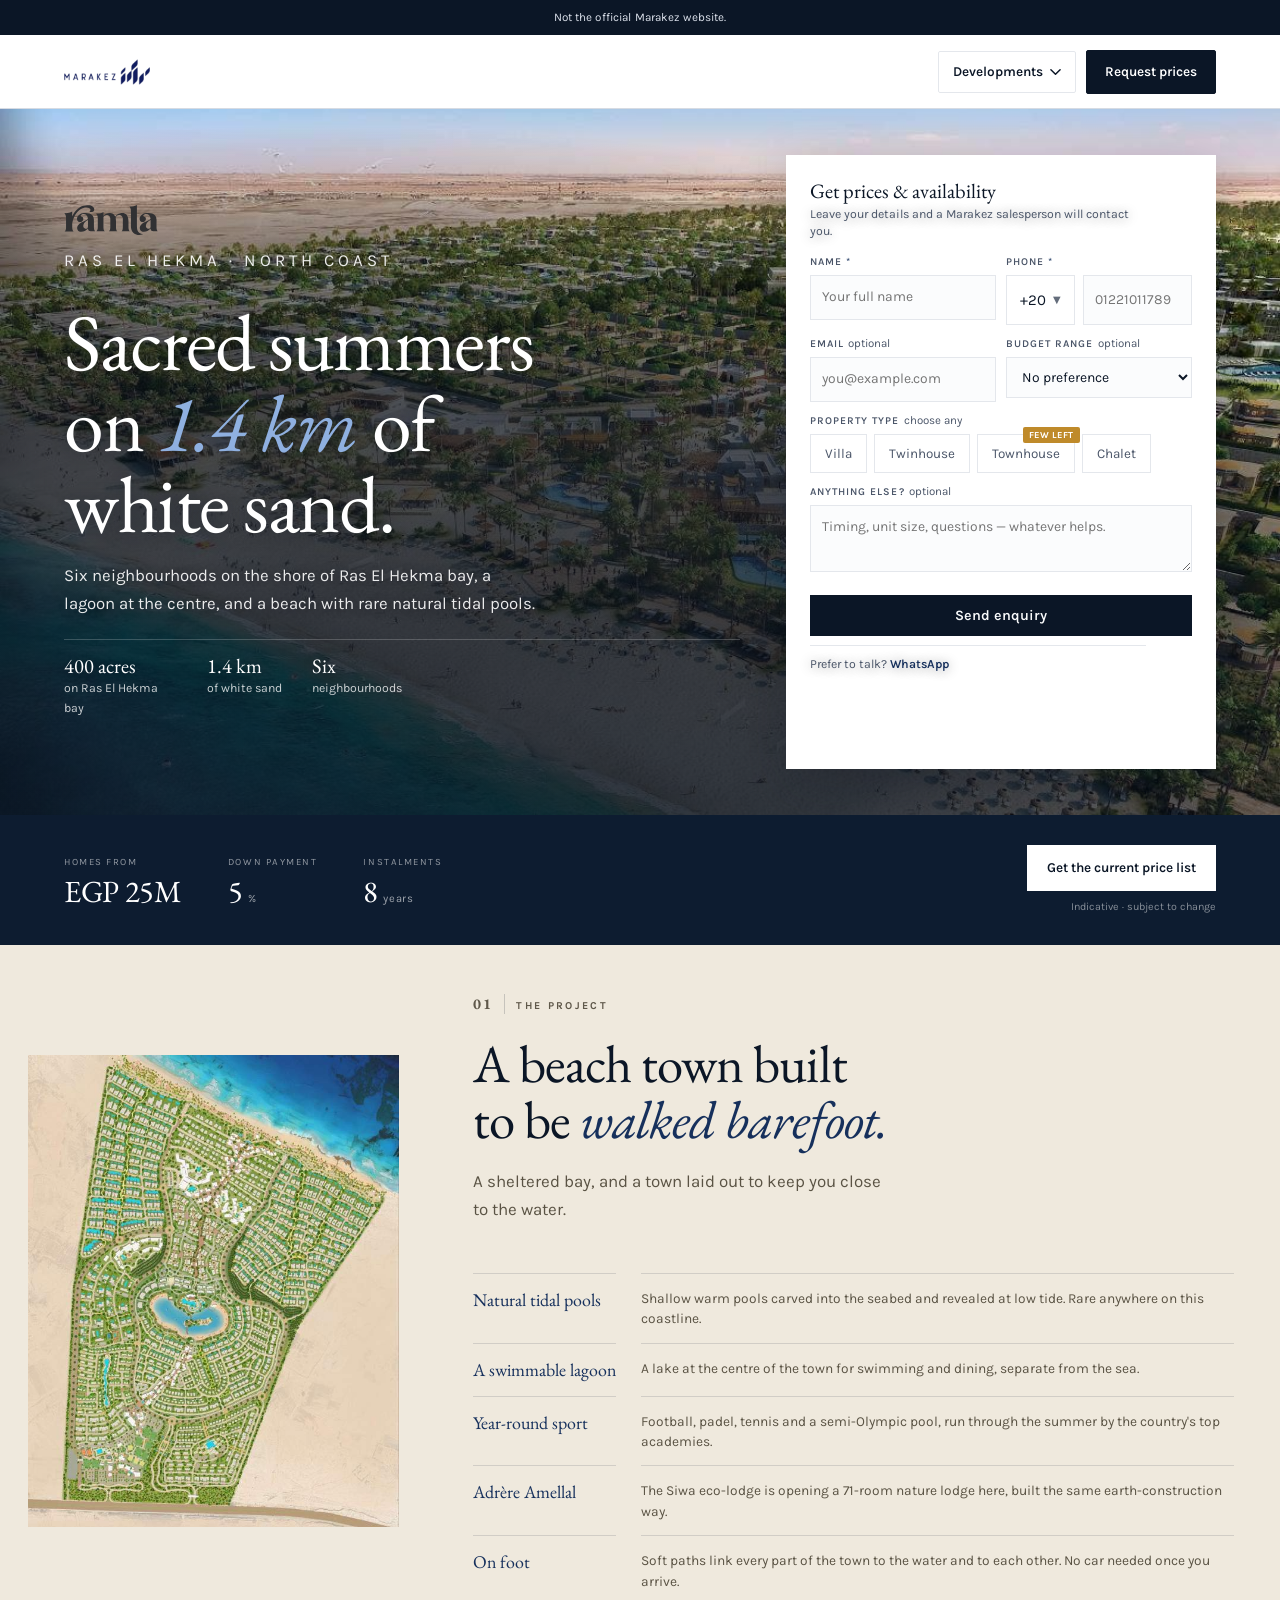
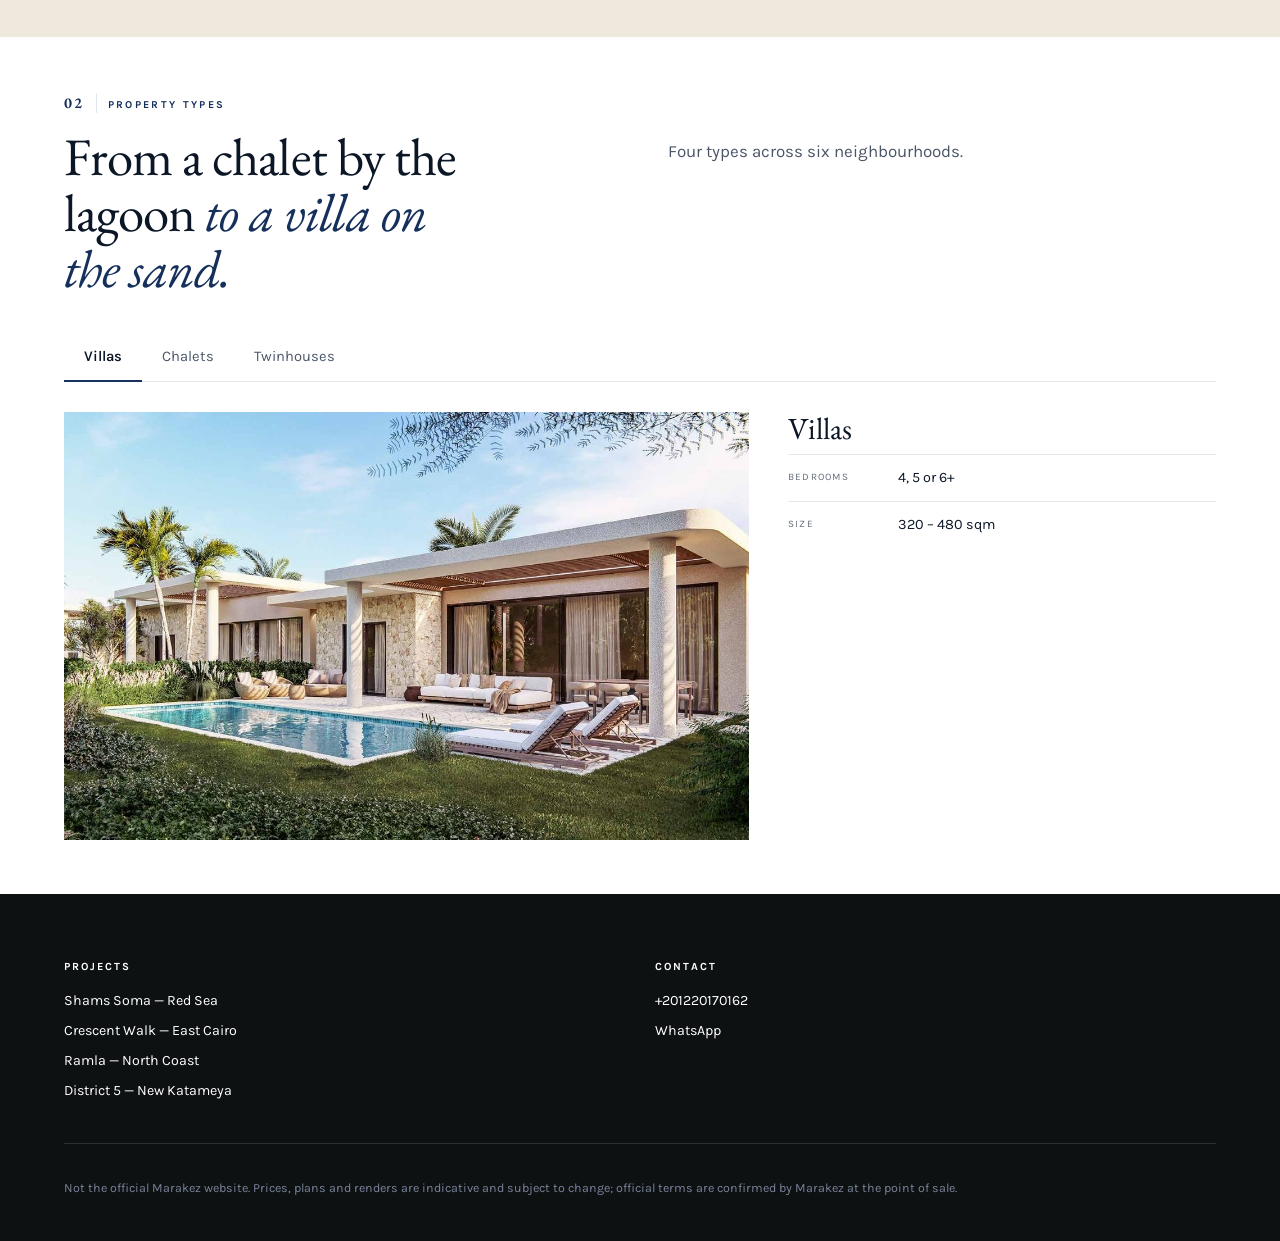
<file: ramla.html>
<!DOCTYPE html>
<html lang="en">
<head>
<meta charset="utf-8">
<meta name="viewport" content="width=device-width,initial-scale=1">
<title>Ramla — Ras El Hekma, North Coast</title>
<link rel="preconnect" href="https://fonts.googleapis.com">
<link rel="preconnect" href="https://fonts.gstatic.com" crossorigin>
<link href="https://fonts.googleapis.com/css2?family=EB+Garamond:ital,wght@0,400;0,500;1,400&family=Karla:wght@400;500;600;700&display=swap" rel="stylesheet">
<style>
/* ─────────────────────────────────────────────────────────────
   One ground. Sections interlock rather than stack.
   ───────────────────────────────────────────────────────────── */
:root{--navy-hero:#0d1c30;
  --paper:#ffffff;          /* single ground for the whole page */
  --ink:#0b1626;
  --soft:#4a5568;
  --faint:#646d7b;
  --rule:#e4e7ec;
  --hair:#d6dbe3;--stone:#efe9dd;--stone-ink:#5f584a;
  --accent:#16305c;
  --sand:#16305c;
  --accent-light:#8fb0e0;   /* accent for dark backgrounds */
  --white:#fafbfc;
  --scrim:.78;   /* hero overlay strength — CMS: light .60 / medium .76 / strong .90 */

  --display:"EB Garamond",Georgia,serif;
  --body:"Karla",system-ui,sans-serif;

  --gut:clamp(20px,5vw,80px);
  --maxw:1280px;
}
*{box-sizing:border-box}
html,body{overflow-x:hidden;max-width:100%}
html{scroll-behavior:smooth}
@media(prefers-reduced-motion:reduce){html{scroll-behavior:auto}*{transition:none!important;animation:none!important}}

body{margin:0;background:var(--paper);color:var(--ink);
  font-family:var(--body);font-size:16.5px;line-height:1.62;-webkit-font-smoothing:antialiased}
img{max-width:100%;display:block}
a{color:inherit}

.wrap{max-width:var(--maxw);margin:0 auto;padding:0 var(--gut)}

/* ── Disclosure + header ─────────────────────────────────── */
.bar{background:var(--ink);color:#dde2ec;font-size:.73rem;padding:8px var(--gut);text-align:center;
  letter-spacing:.01em}
.bar strong{color:#fff}

.head{position:sticky;top:0;z-index:60;background:rgba(255,255,255,.94);backdrop-filter:blur(12px)}
.head::after{content:"";position:absolute;left:0;right:0;bottom:0;height:1px;background:var(--hair)}
.head-in{max-width:var(--maxw);margin:0 auto;padding:15px var(--gut);display:flex;align-items:center;gap:26px}
.mark{font-family:var(--display);font-size:1.4rem;font-weight:500;letter-spacing:-.01em;
  text-decoration:none;color:var(--ink)}







/* ── THE SPINE: one hairline running the whole document ──── */
.doc{position:relative}
/* The vertical hairline that used to run down the left of the document was
   removed: once the sections became full-bleed splits and edge-to-edge bands it
   no longer lined up with anything, so it read as a stray rule rather than a
   spine. */

/* Section shell — all sections share the ground, so only spacing separates them */
.sec{position:relative;z-index:2;padding:clamp(60px,8vw,120px) 0}
.sec--tight{padding-top:0}

/* Section marker (kept hidden; the spine it sat on was removed) */
.marker{display:none}
.secnum{font-family:var(--display);font-size:.95rem;color:var(--sand);
  margin-right:11px;padding-right:11px;border-right:1px solid var(--rule)}
@media(max-width:860px){.marker{display:none}}

/* Section content */
/* The extra 58px on the left used to clear the vertical spine. With the spine
   gone it just pushed every section 58px right of the hero, the money band and
   the footer — four different left edges on one page. Now they all share one. */
.inner{max-width:var(--maxw);margin:0 auto;padding:0 var(--gut)}
@media(max-width:860px){.inner{padding:0 var(--gut)}}

/* ── HERO ─────────────────────────────────────────────────── */
.hero{position:relative;min-height:min(88vh,780px);display:flex;align-items:flex-end;
  overflow:hidden;background:#1a2434}
.hero>img{position:absolute;inset:0;width:100%;height:100%;object-fit:cover;object-position:center}
.hero::after{content:"";position:absolute;inset:0;pointer-events:none;
  background:
    /* contained pool over the text block — the rest of the render stays clear */
    radial-gradient(120% 88% at 24% 78%,
      rgba(6,14,26,var(--scrim,.78)) 0%,
      rgba(6,14,26,calc(var(--scrim,.78) * .92)) 42%,
      rgba(6,14,26,calc(var(--scrim,.78) * .45)) 66%,
      rgba(6,14,26,0) 86%),
    linear-gradient(180deg, rgba(6,14,26,0) 60%, rgba(6,14,26,.17) 85%, rgba(6,14,26,.34) 100%)}
.hero-in{position:relative}
/* Narrow screens: the copy sits below the image rather than over it.
   The render stays completely untouched and contrast is guaranteed,
   because the text is on the page background. */
@media(max-width:820px){
  /* The copy sits below the image rather than over it, on the hero's own navy
     ground — the same colour and the same light text as the desktop hero, so a
     phone and a desktop show one design rather than two.

     This block used to flip the text to dark ink, because the copy once sat on
     the page's white background. When the hero was given a navy ground for the
     image-loading fix, that dark text ended up on dark navy and measured
     1.06:1 — invisible. Everything below is set against the navy explicitly so
     the two can never drift apart again. */
  .hero{min-height:0;display:block;overflow:visible;background:var(--navy-hero)}
  .hero>img{position:static;width:100%;height:auto;aspect-ratio:16/10;object-fit:cover}
  .hero::after{display:none}
  .hero-in{padding:24px var(--gut) 30px}
  .hero-copy{color:#fff}
  .hero .kicker{color:var(--accent-light);text-shadow:none}
  .hero h1{color:#fff;text-shadow:none;max-width:20ch}
  .hero h1 em{color:var(--accent-light)}
  /* .hero-copy, not .hero-in — the enquiry form is a white card inside
     .hero-in, and colouring its paragraphs white made them invisible. */
  .hero-copy p:not(.kicker){color:rgba(255,255,255,.88)!important;text-shadow:none!important;
    opacity:1!important}
  .hero .btn{background:#fff;color:var(--ink)}
  .hero .btn--ghost{background:transparent;color:#fff;border:1px solid rgba(255,255,255,.42)}
  /* Below 820px the two buttons share the row evenly instead of one being
     wide and the other shrink-wrapped to its label. */
  .hero-cta{gap:9px}
  .hero-cta .btn{flex:1 1 0;min-width:0;padding:14px 10px;font-size:.86rem}
}

.hero-in{position:relative;z-index:2;width:100%;max-width:var(--maxw);margin:0 auto;
  padding:0 var(--gut) clamp(96px,11vw,150px);color:#fff}
.kicker{text-shadow:0 1px 10px rgba(6,14,26,.5);font-size:.69rem;letter-spacing:.24em;text-transform:uppercase;margin:0 0 16px;
  color:var(--sand)}
.hero h1{text-shadow:0 1px 18px rgba(6,14,26,.42);font-family:var(--display);font-weight:400;font-size:clamp(2.6rem,6.4vw,5rem);
  line-height:1.01;margin:0 0 18px;max-width:14ch;letter-spacing:-.018em}
.hero h1 em{font-style:italic;color:var(--accent-light)}
.hero p{text-shadow:0 1px 12px rgba(6,14,26,.45);max-width:48ch;font-size:1.05rem;color:rgba(255,255,255,.9);margin:0 0 28px}

.btn{display:inline-block;background:var(--white);color:var(--ink);text-decoration:none;
  padding:14px 28px;font-size:.9rem;font-weight:600;border:0;cursor:pointer;font-family:inherit;
  transition:transform .25s,box-shadow .25s}
.btn:hover{transform:translateY(-1px);box-shadow:0 8px 22px rgba(0,0,0,.16)}
.btn--ghost{background:transparent;color:#fff;border:1px solid rgba(255,255,255,.42)}

/* Hero buttons: a real row rather than two inline-blocks. As inline-blocks the
   pair wrapped onto separate lines on narrow screens and the ghost button kept
   a stray left margin, so it sat indented and half-width under the first. */
.hero-cta{display:flex;flex-wrap:wrap;gap:10px;align-items:stretch}
.hero-cta .btn{display:inline-flex;align-items:center;justify-content:center;text-align:center}
.btn--dark{background:var(--ink);color:var(--white)}
.btn--full{width:100%;text-align:center}
.btn:focus-visible{outline:2px solid var(--sand);outline-offset:3px}
/* One-line labels. The full wording wraps to two or three lines once the pair
   is sharing a narrow row, which looks broken; the short label is the same
   promise in fewer words. */
.lbl-short{display:none}
@media(max-width:560px){
  .lbl-long{display:none}
  .lbl-short{display:inline}
}

/* ── FACT RAIL: overlaps the hero, anchored to the spine ─── */
/* first cell's text lines up with the hero and the sections above and below */

/* ── Shared type ─────────────────────────────────────────── */
.eyebrow{font-size:.66rem;letter-spacing:.22em;text-transform:uppercase;
  color:var(--accent);font-weight:700;margin:0 0 14px}
h2{font-family:var(--display);font-weight:400;font-size:clamp(2rem,4.2vw,3.3rem);
  line-height:1.06;margin:0 0 18px;letter-spacing:-.018em;max-width:17ch}
h2 em{font-style:italic;color:var(--accent)}
.lead{font-size:1.06rem;color:var(--soft);max-width:56ch;margin:0}

/* ── DESCRIPTION: text left, tall image bleeding right ───── */
.desc{max-width:64ch}
.desc-fig{margin:clamp(34px,4.5vw,54px) 0 0;position:relative}
.desc-fig img{width:100%;height:100%;aspect-ratio:16/10;object-fit:cover;object-position:center;display:block}
.desc-fig figcaption{font-family:var(--display);font-style:italic;font-size:.95rem;
  color:var(--faint);padding-top:11px}

.pillars{display:grid;grid-template-columns:repeat(3,1fr);gap:clamp(20px,3vw,44px);
  margin-top:clamp(46px,6vw,76px)}
@media(max-width:820px){.pillars{grid-template-columns:1fr;gap:0}}
.pillar{padding-top:20px;border-top:1px solid var(--rule)}
@media(max-width:820px){.pillar{padding:18px 0}}
.pillar .n{font-family:var(--display);font-size:.9rem;color:var(--sand);display:block;margin-bottom:8px}
.pillar h3{margin:0 0 6px;font-size:.98rem;font-weight:600}
.pillar p{margin:0;font-size:.93rem;color:var(--soft)}

/* ── MASTERPLAN: pulled up, plan bleeds past the gutter ──── */
/* contain, not cover: a masterplan must never be cropped. Odd shapes letterbox
   against the panel instead of resizing the section. */

/* ── NEIGHBOURHOODS: tabs, borderless, on the ground ─────── */
.tabs{margin-top:clamp(28px,4vw,44px)}
.tabnav{display:flex;flex-wrap:wrap;gap:0;border-bottom:1px solid var(--rule)}
.tabnav button{appearance:none;background:none;border:0;padding:13px 20px 15px;
  font:inherit;font-size:.86rem;font-weight:600;color:var(--faint);cursor:pointer;
  border-bottom:2px solid transparent;margin-bottom:-1px;transition:color .2s,border-color .2s}
.tabnav button[aria-selected="true"]{color:var(--ink);border-bottom-color:var(--accent)}
.tabnav button:hover{color:var(--ink)}
.tabnav button:focus-visible{outline:2px solid var(--accent);outline-offset:-4px}
@media(max-width:640px){.tabnav button{flex:1 1 33%;padding:12px 8px;font-size:.8rem}}

.panel{display:none;grid-template-columns:minmax(0,.95fr) minmax(0,1.05fr);
  gap:clamp(24px,4vw,56px);padding-top:clamp(28px,3.5vw,42px);align-items:center}
.panel[data-open="true"]{display:grid;animation:fade .45s ease}
@keyframes fade{from{opacity:0;transform:translateY(6px)}to{opacity:1;transform:none}}
@media(max-width:820px){.panel[data-open="true"]{grid-template-columns:1fr}}
.panel .sub{font-size:.64rem;letter-spacing:.2em;text-transform:uppercase;color:var(--sand);
  font-weight:700;margin:0 0 12px}
.panel h3{margin:0 0 12px;font-family:var(--display);font-weight:400;font-size:clamp(1.9rem,3vw,2.5rem);
  letter-spacing:-.015em}
.panel p{margin:0 0 20px;color:var(--soft);font-size:.99rem;max-width:40ch}
.panel .types{list-style:none;margin:0;padding:0;display:flex;flex-wrap:wrap;gap:8px}
.panel .types li{border:1px solid var(--rule);padding:6px 13px;font-size:.79rem;color:var(--soft)}
.panel figure{margin:0;overflow:hidden}
.panel figure img{width:100%;height:100%;aspect-ratio:4/3;object-fit:cover;object-position:center}

/* ── USPs: hairline grid, no boxes ──────────────────────── */
.usps{display:grid;grid-template-columns:repeat(4,1fr);gap:clamp(20px,3vw,40px);
  margin-top:clamp(30px,4vw,48px)}
@media(max-width:900px){.usps{grid-template-columns:repeat(2,1fr)}}
@media(max-width:560px){.usps{grid-template-columns:1fr;gap:0}}
.usp{padding-top:20px;border-top:1px solid var(--rule)}
@media(max-width:560px){.usp{padding:18px 0}}
.usp .n{font-family:var(--display);font-size:.9rem;color:var(--sand);display:block;margin-bottom:9px}
.usp h3{margin:0 0 6px;font-size:.97rem;font-weight:600}
.usp p{margin:0;font-size:.9rem;color:var(--soft);line-height:1.55}

/* ── LEAD FORM: dark block, full bleed, ends the document ─ */
.form-grid{display:grid;grid-template-columns:1fr 1fr;gap:clamp(30px,5vw,72px);align-items:start}
@media(max-width:900px){.form-grid{grid-template-columns:1fr}}
.contact-line{margin-top:22px;font-size:.93rem;color:rgba(255,255,255,.7)}
.contact-line a{color:#fff;font-weight:600}

.fbox{background:var(--white);color:var(--ink);padding:clamp(26px,3vw,38px)}
.field{margin-bottom:15px}
.field label{display:block;font-size:.79rem;font-weight:600;margin-bottom:6px}
.field input,.field select,.field textarea{width:100%;padding:12px 14px;font:inherit;
  font-size:.94rem;border:1px solid var(--rule);background:var(--paper);color:var(--ink)}
.field input:focus,.field select:focus,.field textarea:focus{outline:2px solid var(--accent);
  outline-offset:1px;border-color:transparent}
.field textarea{min-height:82px;resize:vertical}
.frow{display:grid;grid-template-columns:1fr 1fr;gap:15px}
@media(max-width:560px){.frow{grid-template-columns:1fr}}







/* MOBILE-TIGHTEN */
@media(max-width:760px){
  .sec{padding:38px 0}
  .pillars{margin-top:24px}
  .pillar{padding:14px 0}
  .usp{padding:14px 0}
  .usps{margin-top:20px}
  .desc-fig{margin-top:24px}
  .panel{padding-top:20px;gap:18px}
  .panel p{margin-bottom:12px}
  .foot{padding:30px 0 22px}
  .foot-grid{gap:18px;margin-bottom:20px}
  h2{font-size:1.6rem;margin-bottom:12px}
  .lead{font-size:.98rem}
}

/* ── Mobile: sticky WhatsApp + enquiry bar ───────────────── */
.mobar{display:none}
@media(max-width:860px){
  .mobar{display:grid;grid-template-columns:1fr 1fr;gap:0;
    position:fixed;inset-inline:0;bottom:0;z-index:90;
    background:var(--white);border-top:1px solid var(--rule);
    box-shadow:0 -4px 18px rgba(11,22,38,.10)}
  .mobar a{display:flex;align-items:center;justify-content:center;gap:8px;
    padding:15px 10px;font-size:.9rem;font-weight:700;text-decoration:none;
    color:var(--ink);background:var(--white)}
  .mobar a + a{border-inline-start:1px solid var(--rule)}
  .mobar .wa{background:#1f7a4d;color:#fff}
  .mobar svg{width:17px;height:17px;fill:currentColor;flex:0 0 auto}
  body{padding-bottom:56px}
  .foot{padding-bottom:70px}
}




/* ── Consent bar (EEA visitors only) ─────────────────────── */
.consent{position:fixed;inset-inline:0;bottom:0;z-index:120;background:var(--ink);
  color:#e3e8f0;padding:16px var(--gut);display:flex;align-items:center;gap:18px;
  flex-wrap:wrap;justify-content:center;font-size:.86rem;
  box-shadow:0 -6px 24px rgba(0,0,0,.22)}
.consent p{margin:0;max-width:56ch}
.consent-btns{display:flex;gap:9px;flex:0 0 auto}
.cbtn{appearance:none;border:1px solid rgba(255,255,255,.4);background:transparent;
  color:#fff;padding:9px 20px;font:inherit;font-size:.85rem;font-weight:600;cursor:pointer;
  border-radius:2px}
.cbtn--yes{background:#fff;color:var(--ink);border-color:#fff}
.cbtn:hover{opacity:.88}
@media(max-width:860px){.consent{bottom:56px;padding:14px var(--gut);font-size:.82rem}}


/* ── Header nav: Developments dropdown ───────────────────── */
.nav{margin-inline-start:auto;display:flex;align-items:center;gap:10px}
.navdrop{position:relative}
.navbtn{display:inline-flex;align-items:center;gap:7px;appearance:none;
  background:none;border:1px solid var(--rule);border-radius:2px;
  padding:9px 14px;font:inherit;font-size:.85rem;font-weight:600;
  color:var(--ink);cursor:pointer;white-space:nowrap;
  transition:border-color .2s,background .2s}
.navbtn:hover{border-color:var(--hair);background:var(--white)}
.navbtn[aria-expanded="true"]{border-color:var(--accent);background:var(--white)}
.navbtn:focus-visible{outline:2px solid var(--accent);outline-offset:2px}
.navchev{width:11px;height:8px;flex:0 0 auto;transition:transform .22s}
.navbtn[aria-expanded="true"] .navchev{transform:rotate(180deg)}

.navmenu{position:absolute;top:calc(100% + 7px);inset-inline-end:0;z-index:70;
  min-width:262px;background:#fff;border:1px solid var(--rule);border-radius:3px;
  box-shadow:0 16px 42px rgba(11,22,38,.16);overflow:hidden;
  animation:navin .18s ease}
@keyframes navin{from{opacity:0;transform:translateY(-5px)}to{opacity:1;transform:none}}
.navmenu a{display:block;padding:13px 17px;text-decoration:none;color:var(--ink);
  border-bottom:1px solid var(--rule);transition:background .16s}
.navmenu a:last-child{border-bottom:0}
.navmenu a:hover,.navmenu a:focus{background:var(--white);outline:none}
.navmenu a:focus-visible{box-shadow:inset 3px 0 0 var(--accent)}
.navmenu a[aria-current="page"]{background:var(--white);box-shadow:inset 3px 0 0 var(--accent)}
.nm-name{display:block;font-size:.94rem;font-weight:600;line-height:1.25}
.nm-loc{display:block;font-size:.76rem;color:var(--faint);margin-top:2px}

.navcta{background:var(--ink);color:#fff;text-decoration:none;
  padding:10px 18px;border-radius:2px;font-size:.85rem;font-weight:600;
  white-space:nowrap;border:1px solid var(--ink)}
.navcta:hover{opacity:.9}
.navcta:focus-visible{outline:2px solid var(--accent);outline-offset:2px}

@media(max-width:620px){
  .head-in{gap:8px}
  .navbtn{padding:8px 11px;font-size:.79rem}
  .navcta{padding:9px 12px;font-size:.79rem}
  .mark,.marktext{font-size:1.1rem}
  /* pin the menu to the viewport so it can't run off either edge */
  .navdrop{position:static}
  .navmenu{inset-inline:var(--gut);inset-inline-end:var(--gut);
    min-width:0;width:auto;top:calc(100% + 6px)}
  .head{position:sticky}
  .head-in{position:relative}
}
@media(max-width:430px){
  /* The menu keeps its full "Developments" label at every width — the CTA is
     what gives way, since "Prices" reads fine on its own next to a phone. */
  .nav{gap:6px}
  .navbtn{padding:8px 9px;font-size:.75rem;gap:5px}
  /* The label is swapped, not scaled. text-indent hides the long text; the box
     needs an explicit width or it collapses to its padding and "Prices" spills
     outside the border. */
  .navcta{padding:9px 0;font-size:.75rem;
    width:74px;overflow:hidden;white-space:nowrap;text-indent:-9999px;position:relative}
  .navcta::after{content:"Prices";position:absolute;inset:0;
    display:flex;align-items:center;justify-content:center;text-indent:0}
  .mark,.marktext{font-size:1rem}
}
@media(max-width:360px){
  /* Below this the gutter leaves ~280px of usable header. Everything tightens
     rather than anything being dropped or relabelled. */
  .nav{gap:5px}
  .navbtn{padding:7px 7px;font-size:.71rem;gap:4px}
  .navcta{width:62px;font-size:.71rem;padding:9px 0}
}

/* ── Logo slots (image from CMS, text wordmark as fallback) ─ */
.mark{display:inline-flex;align-items:center;gap:10px;line-height:1}
.mark img{height:26px;width:auto;max-width:170px;object-fit:contain;
  object-position:left center;display:none}
.mark img[src]:not([src=""]){display:block}
.mark img[src]:not([src=""]) + .marktext{display:none}
.marktext{font-family:var(--display);font-size:1.4rem;font-weight:500;letter-spacing:-.01em}

.projlogo{height:30px;width:auto;max-width:240px;object-fit:contain;
  object-position:left center;margin-bottom:12px;display:none}
.projlogo[src]:not([src=""]){display:block}

/* ── Availability states on chips ────────────────────────── */
.chip{position:relative}
.chip[data-status="limited"]::after{
  content:"Few left";position:absolute;top:-8px;inset-inline-end:-6px;
  background:#bf8a2a;color:#fff;font-size:.58rem;font-weight:700;
  letter-spacing:.06em;text-transform:uppercase;padding:2px 6px;border-radius:2px;
  line-height:1.3;pointer-events:none}
.chip[data-status="sold_out"]{
  color:var(--faint);background:transparent;border-style:dashed;
  cursor:not-allowed;text-decoration:line-through;text-decoration-thickness:1px;
  text-decoration-color:var(--faint)}
.chip[data-status="sold_out"]:hover{border-color:var(--rule);color:var(--faint)}
.chip[data-status="sold_out"]::after{
  content:"Sold out";position:absolute;top:-8px;inset-inline-end:-6px;
  background:var(--rule);color:var(--soft);font-size:.58rem;font-weight:700;
  letter-spacing:.06em;text-transform:uppercase;padding:2px 6px;border-radius:2px;
  line-height:1.3;pointer-events:none}
.chipnote{font-size:.78rem;color:var(--faint);margin:9px 0 0}

/* Availability badge on the tab panels */
.availbadge{display:inline-flex;align-items:center;gap:6px;font-size:.66rem;
  letter-spacing:.14em;text-transform:uppercase;font-weight:700;
  padding:4px 10px;margin-bottom:12px;border-radius:2px}
.availbadge[data-status="available"]{background:rgba(22,48,92,.09);color:var(--accent)}
.availbadge[data-status="limited"]{background:rgba(191,138,42,.15);color:#8a6414}
.availbadge[data-status="sold_out"]{background:var(--rule);color:var(--soft)}
.availbadge .dot{width:6px;height:6px;border-radius:50%;background:currentColor}

/* ── Lead form controls ──────────────────────────────────── */
.req{color:var(--sand);font-weight:400}
.opt-tag{color:var(--faint);font-weight:400;font-size:.72rem;letter-spacing:.04em}
.ferr{display:none;color:#b4402f;font-size:.79rem;margin-top:6px}
.fmsg{margin-top:14px;font-size:.9rem;display:none}
.fmsg.ok{display:block;color:#1d6b45}
.fmsg.err{display:block;color:#b4402f}

/* phone row */
.phone-row{display:flex;gap:8px;position:relative}
.cc-btn{flex:0 0 auto;display:flex;align-items:center;gap:7px;background:var(--paper);
  border:1px solid var(--rule);padding:12px 13px;font:inherit;font-size:.94rem;cursor:pointer;
  color:var(--ink);white-space:nowrap}
.cc-btn:hover{border-color:var(--accent)}
.cc-btn:focus-visible{outline:2px solid var(--accent);outline-offset:1px}
.cc-caret{font-size:.62rem;color:var(--faint)}
.phone-row input[type=tel]{flex:1 1 auto;min-width:0}
.cc-pop{position:absolute;z-index:70;top:calc(100% + 5px);left:0;width:min(330px,100%);
  background:#fff;border:1px solid var(--rule);box-shadow:0 14px 38px rgba(0,0,0,.15)}
.cc-search{width:100%;padding:11px 13px;font:inherit;font-size:.92rem;border:0;
  border-bottom:1px solid var(--rule);background:#fff;color:var(--ink)}
.cc-search:focus{outline:2px solid var(--accent);outline-offset:-2px}
.cc-list{list-style:none;margin:0;padding:0;max-height:260px;overflow-y:auto}
.cc-list li{display:flex;justify-content:space-between;gap:12px;padding:9px 13px;
  font-size:.9rem;cursor:pointer}
.cc-list li:hover,.cc-list li:focus{background:var(--paper);outline:none}
.cc-list .cc-num{color:var(--faint);font-variant-numeric:tabular-nums}
.cc-list .cc-none{color:var(--faint);cursor:default;justify-content:center}

/* chips for multi-select */
.chips{display:flex;flex-wrap:wrap;gap:7px}
.chip{appearance:none;background:var(--paper);border:1px solid var(--rule);
  padding:8px 14px;font:inherit;font-size:.84rem;color:var(--soft);cursor:pointer;
  transition:background .18s,border-color .18s,color .18s}
.chip:hover{border-color:var(--accent);color:var(--ink)}
.chip[aria-pressed="true"]{background:var(--accent);border-color:var(--accent);color:#fff}
.chip:focus-visible{outline:2px solid var(--accent);outline-offset:2px}
/* The honeypot is clipped, but `.lead-card input[type=text]{width:100%}` is more
   specific than this rule, so it was being stretched to the width of its
   containing block. Harmless while the clip holds, but it only takes one CSS
   change for a spam-trap field to become visible. */
.hp{position:absolute!important;width:1px!important;height:1px!important;padding:0;
  margin:-1px;overflow:hidden;clip:rect(0 0 0 0);white-space:nowrap;border:0}

/* ── FOOTER ─────────────────────────────────────────────── */
.foot{background:#0e1112;color:#9aa3b2;padding:clamp(44px,5vw,68px) 0 30px;font-size:.89rem;
  position:relative;z-index:2}
.foot a{color:#fff;text-decoration:none}
.foot a:hover{text-decoration:underline}
.foot-grid{display:grid;grid-template-columns:repeat(auto-fit,minmax(190px,1fr));gap:30px;margin-bottom:34px}
.foot h4{color:#fff;font-size:.68rem;letter-spacing:.18em;text-transform:uppercase;margin:0 0 13px;font-weight:700}
.foot ul{list-style:none;padding:0;margin:0}
.foot li{margin-bottom:7px}
.foot-dis{border-top:1px solid rgba(255,255,255,.13);padding-top:22px;font-size:.78rem;
  line-height:1.62;color:#79839a}
.foot-dis strong{color:#c2cadb}

/* ── Scroll reveal ──────────────────────────────────────── */
.rv{opacity:0;transform:translateY(14px);transition:opacity .7s ease,transform .7s cubic-bezier(.2,.7,.3,1)}
.rv.in{opacity:1;transform:none}
@media(prefers-reduced-motion:reduce){.rv{opacity:1;transform:none}}

@media(max-width:860px){
  .sec{padding:52px 0}
  h2{font-size:1.85rem}
}

/* ═══ Section fit: fill the screen, never clip ══════════════════════════════
   Every section is at least one screen tall, so a short section can no longer
   share the viewport with the next one. min-height (not height) and no
   overflow:hidden, so a section taller than a screen runs on rather than
   losing its bottom. Scroll then settles on section edges without trapping.  */
.sec{padding:clamp(34px,4.2vw,64px) 0}
.sec--tight{padding-top:0}
.hero-in{padding-bottom:clamp(56px,6vw,88px)}
h2{margin-bottom:12px}
.lead{margin-bottom:0}
.projcards{gap:clamp(14px,1.8vw,22px);margin-top:clamp(18px,2.2vw,26px)}
.projcard figure{aspect-ratio:16/9}
.projcard .pc-body{padding:14px 16px 16px}
.projcard h3{font-size:1.4rem;margin-bottom:5px}
.projcard p{font-size:.86rem;line-height:1.5;display:-webkit-box;-webkit-line-clamp:2;
  -webkit-box-orient:vertical;overflow:hidden}
.projcard .types{margin-top:8px}
.projcard .pc-go{margin-top:10px}

/* Section intro: heading and lead side by side above 1000px. .desc caps itself
   at 64ch for a single stacked column; left in place it squeezes both grid
   tracks and the lead wraps to nine lines. */
@media(min-width:1000px){
  .sec .inner > .desc,
  .sec .inner > .rv:first-child{
    display:grid;grid-template-columns:minmax(0,1fr) minmax(0,1fr);
    gap:0 clamp(32px,4.4vw,76px);align-items:start;max-width:none}
  .sec .inner > .desc > .eyebrow,
  .sec .inner > .rv:first-child > .eyebrow{grid-column:1 / -1}
  .sec .inner > .desc > h2,
  .sec .inner > .rv:first-child > h2{margin-bottom:0;align-self:start}
  .sec .inner > .desc > .lead,
  .sec .inner > .rv:first-child > .lead{max-width:48ch;padding-top:.5em}
}
@media(min-width:901px){
  .hero,.sec{
    min-height:calc(100dvh - var(--headh,64px));
    display:flex;flex-direction:column;justify-content:center}
  .sec > .inner{width:100%}
  html{scroll-snap-type:y proximity}
  .hero,.sec,footer{scroll-snap-align:start;scroll-margin-top:var(--headh,64px)}
}
@media(prefers-reduced-motion:reduce){html{scroll-snap-type:none}}

/* Project pages, section 01: the wide photo alone is 709px, which no amount of
   padding trimming fixes. Above 1000px it sits beside the pillars instead of
   stacked above them, which is what brings the section under one screen. */
@media(min-width:1000px){
  .sec .inner:has(> .desc-fig){
    display:grid;grid-template-columns:minmax(0,1.12fr) minmax(0,1fr);
    gap:clamp(22px,2.6vw,36px) clamp(28px,3.4vw,56px);align-items:start}
  .sec .inner:has(> .desc-fig) > .desc{grid-column:1 / -1}
  .sec .inner:has(> .desc-fig) > .desc-fig{margin:0}
  .sec .inner:has(> .desc-fig) > .pillars{
    display:flex;flex-direction:column;gap:clamp(12px,1.4vw,18px)}
  .sec .inner:has(> .desc-fig) > .pillars .pillar{padding:0}
  /* tab panels: 4:3 stacks tall once the panel also carries a chip and a list */
  .panel figure img{aspect-ratio:16/10}
}

@media(min-width:1000px){
  /* Crescent Walk and District 5 carry a fourth pillar, which puts that column
     42px past the photo. Tightening the stack absorbs it. */
  .sec .inner:has(> .desc-fig) > .pillars{gap:clamp(9px,1.05vw,13px)}
  .sec .inner:has(> .desc-fig) > .pillars .pillar p{font-size:.89rem;line-height:1.5}
  .sec .inner:has(> .desc-fig) > .pillars .pillar .n{margin-bottom:5px}
  .desc-fig figcaption{margin-top:8px}
}

/* ═══ A3: numbered points beside a photograph ══════════════════════════════
   The four points are short, so on their own they filled about half a screen.
   Beside a tall photo they fill ~82%. If no photo is set the layout falls back
   to full-height columns (treatment A2), which fills ~80% with no asset at
   all — so an empty slot degrades to a good layout, never a broken one. */
.usp-fig{margin:0;overflow:hidden;background:var(--rule);position:relative;display:none}
.usp-fig img{position:absolute;inset:0;width:100%;height:100%;
  object-fit:cover;object-position:center}
.usp-wrap:has(.usp-fig img[src]:not([src=""])) .usp-fig{display:block}

@media(min-width:1000px){
  /* with a photo */
  .usp-wrap:has(.usp-fig img[src]:not([src=""])){
    display:grid;grid-template-columns:minmax(0,1.25fr) minmax(0,1fr);
    gap:clamp(28px,3.6vw,58px);align-items:stretch;
    min-height:clamp(340px,48vh,500px)}
  .usp-wrap:has(.usp-fig img[src]:not([src=""])) .usps{
    grid-template-columns:1fr 1fr;gap:0 clamp(24px,3vw,42px);margin-top:0}
  .usp-wrap:has(.usp-fig img[src]:not([src=""])) .usp{
    padding:clamp(15px,1.9vw,22px) 0;border-top:1px solid var(--rule)}
  .usp-wrap:has(.usp-fig img[src]:not([src=""])) .usp:nth-child(-n+2){
    border-top:0;padding-top:0}

  /* without a photo — full-height columns instead */
  .usp-wrap:not(:has(.usp-fig img[src]:not([src=""]))) .usps{
    min-height:clamp(330px,46vh,470px);gap:0}
  .usp-wrap:not(:has(.usp-fig img[src]:not([src=""]))) .usp{
    padding:0 clamp(16px,2vw,28px);border-top:0;border-left:1px solid var(--rule);
    display:flex;flex-direction:column;justify-content:space-between}
  .usp-wrap:not(:has(.usp-fig img[src]:not([src=""]))) .usp:first-child{
    padding-left:0;border-left:0}
  .usp-wrap:not(:has(.usp-fig img[src]:not([src=""]))) .usp:last-child{padding-right:0}
  .usp-wrap:not(:has(.usp-fig img[src]:not([src=""]))) .usp .n{
    font-size:clamp(2rem,3.2vw,2.8rem);color:var(--accent);font-style:italic;
    line-height:1;margin-bottom:0}
  .usp-wrap:not(:has(.usp-fig img[src]:not([src=""]))) .usp h3{margin-top:auto}
}
@media(max-width:999px){
  .usp-fig{aspect-ratio:16/10;position:static;margin-top:clamp(20px,3vw,30px)}
  .usp-fig img{position:static}
}

/* ═══ B1: About Marakez gains the photo column the project pages already have ═══ */
.about-fig{margin:0;overflow:hidden;background:var(--rule);aspect-ratio:4/3;display:none}
.about-fig img{width:100%;height:100%;object-fit:cover;object-position:center}
.about-wrap:has(.about-fig img[src]:not([src=""])) .about-fig{display:block}
@media(min-width:1000px){
  .about-wrap:has(.about-fig img[src]:not([src=""])){
    display:grid;grid-template-columns:minmax(0,1.12fr) minmax(0,1fr);
    gap:clamp(24px,3vw,44px) clamp(30px,3.6vw,58px);align-items:start;
    margin-top:clamp(22px,2.8vw,34px)}
  .about-wrap:has(.about-fig img[src]:not([src=""])) .pillars{
    display:flex;flex-direction:column;gap:clamp(13px,1.6vw,20px);margin-top:0}
  .about-wrap:has(.about-fig img[src]:not([src=""])) .pillar{padding-top:13px}
}
@media(max-width:999px){
  .about-fig{margin-top:clamp(20px,3vw,30px)}
}

/* ═══ LAYOUT RULE ══════════════════════════════════════════════════════════
   A section may be a screen tall, but the content inside it is never stretched
   to fill that height. It keeps its natural size and centres as a block, so
   leftover space collects at the top and bottom where it reads as margin.
   Stretching short content into a tall box only ever produces a hole in the
   middle or a box that no longer matches what's in it.                       */

/* was justify-content:space-between, which opened a 271px hole between the
   numeral and the heading */
@media(min-width:1000px){
  .usp-wrap:not(:has(.usp-fig img[src]:not([src=""]))) .usps{
    min-height:0;gap:0 clamp(18px,2.2vw,30px)}
  .usp-wrap:not(:has(.usp-fig img[src]:not([src=""]))) .usp{
    display:block;padding-left:clamp(14px,1.8vw,22px);border-left:1px solid var(--rule)}
  .usp-wrap:not(:has(.usp-fig img[src]:not([src=""]))) .usp:first-child{
    padding-left:0;border-left:0}
  .usp-wrap:not(:has(.usp-fig img[src]:not([src=""]))) .usp .n{
    /* #d6dbe3 measured 1.39:1 on white — invisible. This still reads as a quiet
       marker but clears the 3:1 needed at this size (measures 3.36:1). */
    font-size:1.6rem;color:#7f8da4;font-style:italic;line-height:1;
    display:block;margin-bottom:var(--s2,12px)}
  .usp-wrap:not(:has(.usp-fig img[src]:not([src=""]))) .usp h3{margin-top:0}

  /* the photo variant: text used to stop 74px above the image because the box
     was forced past the content */
  .usp-wrap:has(.usp-fig img[src]:not([src=""])){min-height:0;align-items:start}
  .usp-wrap:has(.usp-fig img[src]:not([src=""])) .usps{gap:clamp(26px,3vw,38px) clamp(24px,3vw,42px)}
  .usp-wrap:has(.usp-fig img[src]:not([src=""])) .usp-fig{height:100%;min-height:100%}
  .usp-wrap:has(.usp-fig img[src]:not([src=""])) .usp-fig img{min-height:260px}
}

/* tab panels centred the figure against the text, so the offset changed with
   every tab — 29px, 17px, 4px depending on how long the copy was */
.panel{align-items:start}

/* ═══ SECTION 01 · split, edge to edge ═════════════════════════════════════
   The panel runs the full width with no page margin. Its job is the thinking
   behind the place; the hero strip above it carries the figures and the names.
   Nothing here repeats anything in the strip.                                */
.sec--split{padding:0;min-height:0;display:block}
.split{display:grid;grid-template-columns:1fr 1fr;min-height:560px}
.split .txt{background:var(--stone,#efe9dd);padding:clamp(28px,3.6vw,56px);
  display:flex;flex-direction:column;justify-content:center}
.split .eyebrow{color:#5f584a;margin-bottom:var(--s3,20px)}
.split .eyebrow .secnum{color:#5f584a;border-right-color:rgba(11,22,38,.18)}
.split h2{margin:0 0 var(--s3,20px)}
.split .lead{margin:0 0 clamp(24px,2.8vw,36px);color:#5a5344;max-width:42ch}
/* One grid for the whole list. A grid per row would size the term column from
   that row alone, and every description would start at a different left edge. */
.split dl{margin:0;display:grid;grid-template-columns:auto 1fr;
  column-gap:clamp(18px,2vw,28px)}
.split .drow{display:contents}
/* five rows now the sections are merged, so the row rhythm is tighter than
   the sample's three-row version */
.split dt,.split dd{padding-top:14px;margin-top:14px;
  border-top:1px solid rgba(11,22,38,.13)}
.split dt{font-family:var(--display);font-size:1.12rem;color:var(--accent);
  line-height:1.35}
.split dd{margin-left:0;font-size:.86rem;color:#5a5344;line-height:1.48}
@media(max-width:900px){
  .split{grid-template-columns:1fr}
  .split .pic{min-height:290px}
  .split dl{grid-template-columns:1fr}
  .split dt{padding-top:var(--s3,20px);margin-top:var(--s3,20px)}
  .split dd{padding-top:0;margin-top:var(--s1,6px);border-top:0}
}

/* ═══ PRICES & PAYMENT ═════════════════════════════════════════════════════
   Three layers, deliberately different materials:
     navy   — the summary. Permanent facts.
     darker — the individual plans, only rendered when there is more than one.
     warm   — offers. Temporary, each with its own end date, and each removes
              itself from the page the day after that date passes.
   The two summary figures are computed from the plans, never typed, so the
   headline can't drift out of step with the list underneath it.             */
.money{background:#0d1c30;color:#fff;position:relative;z-index:2}
.money .top{max-width:var(--maxw);margin:0 auto;
  padding:clamp(20px,2.6vw,30px) var(--gut);
  display:grid;grid-template-columns:repeat(3,auto) 1fr;gap:clamp(20px,3.6vw,56px);
  align-items:center}
.money .m .k{font-size:.6rem;letter-spacing:.16em;text-transform:uppercase;
  color:rgba(255,255,255,.55);display:block;margin-bottom:6px}
.money .m .v{font-family:var(--display);font-size:clamp(1.4rem,2.4vw,1.95rem);
  line-height:1;display:block;letter-spacing:-.01em;white-space:nowrap}
.money .m .v small{font-family:var(--body);font-size:.7rem;letter-spacing:.06em;
  color:rgba(255,255,255,.6);margin-left:5px}
.money .act{justify-self:end;text-align:right}
.money .act a{display:inline-block;background:#fff;color:var(--ink);text-decoration:none;
  padding:12px 20px;font-size:.85rem;font-weight:600;white-space:nowrap;
  transition:background .2s}
.money .act a:hover{background:var(--accent-light)}
.money .act p{margin:7px 0 0;font-size:.67rem;color:rgba(255,255,255,.5)}
.money .plans{background:#132539;border-top:1px solid rgba(255,255,255,.1)}
.money .plans .in{max-width:var(--maxw);margin:0 auto;
  padding:clamp(14px,1.6vw,18px) var(--gut);
  display:flex;gap:clamp(10px,1.4vw,16px);align-items:center;flex-wrap:wrap}
.money .plans .lab{font-size:.6rem;letter-spacing:.16em;text-transform:uppercase;
  color:rgba(255,255,255,.5);margin-right:6px}
.money .plans .p{border:1px solid rgba(255,255,255,.22);padding:7px 13px;font-size:.83rem;
  color:rgba(255,255,255,.92);white-space:nowrap}
.money .plans .p .nm{color:rgba(255,255,255,.55);margin-right:7px;font-size:.72rem;
  letter-spacing:.06em;text-transform:uppercase}
.money .offers{background:#fbf4e9;border-top:2px solid #8f5a1c}
.money .offers .in{max-width:var(--maxw);margin:0 auto;
  padding:clamp(12px,1.5vw,16px) var(--gut)}
.money .offers .o{display:flex;gap:clamp(12px,2vw,22px);align-items:baseline;flex-wrap:wrap;
  padding:clamp(10px,1.2vw,13px) 0;border-top:1px solid #e0c9a4}
.money .offers .o:first-child{border-top:0}
.money .offers .flag{font-size:.59rem;letter-spacing:.14em;text-transform:uppercase;
  background:#8f5a1c;color:#fff;padding:4px 9px;flex:0 0 auto}
.money .offers .txt{font-size:.9rem;color:#4a3a20;flex:1 1 240px;min-width:0}
.money .offers .until{font-size:.75rem;color:#8f5a1c;font-weight:600;white-space:nowrap}
.money .offers .cond{width:100%;font-size:.71rem;color:#7a6647;margin:4px 0 0}
@media(max-width:900px){
  .money .top{grid-template-columns:repeat(2,1fr);gap:26px 18px}
  .money .act{grid-column:1/-1;justify-self:stretch;text-align:left}
  .money .act a{display:block;text-align:center}
  .money .plans .in{gap:8px}
  .money .plans .p{font-size:.78rem;padding:6px 10px}
}
@media(max-width:560px){
  .money .m .v{font-size:1.35rem}
  .money .plans .lab{width:100%;margin-bottom:2px}
}

/* ═══ HERO WITH THE LEAD FORM ══════════════════════════════════════════════
   The form is the first thing on screen, beside the headline rather than at
   the foot of the page. Fields sit two-up inside the card: a six-field form in
   one column runs ~230px taller and pushes the hero past the fold.          */
.hero{min-height:0}
.hero-in{display:grid;grid-template-columns:minmax(0,1fr) minmax(330px,430px);
  gap:clamp(26px,3.6vw,58px);align-items:center;
  padding:clamp(28px,3.6vw,48px) var(--gut)}
.hero-copy{min-width:0}
.hero .hero-copy p:not(.kicker){margin-bottom:0}

.facts{display:flex;gap:clamp(16px,2.4vw,32px);flex-wrap:wrap;margin:22px 0 0;
  padding:15px 0 0;border-top:1px solid rgba(255,255,255,.2)}
.facts[hidden]{display:none}
.facts div{color:rgba(255,255,255,.78);font-size:.77rem;max-width:16ch}
.facts b{display:block;font-family:var(--display);font-size:1.28rem;color:#fff;
  line-height:1.1;margin-bottom:2px;font-weight:400;text-shadow:0 1px 10px rgba(6,14,26,.4)}

.lead-card{background:#fff;padding:clamp(18px,2vw,24px);
  box-shadow:0 18px 50px rgba(6,14,26,.28);color:var(--ink)}
.lead-card h4{margin:0 0 3px;font-family:var(--display);font-weight:400;font-size:1.28rem;
  line-height:1.15}
.lead-card .why{margin:0 0 13px;font-size:.77rem;color:var(--soft);line-height:1.45}
.lead-card .field{margin-bottom:9px}
.lead-card label{display:block;font-size:.65rem;letter-spacing:.1em;text-transform:uppercase;
  color:var(--faint);margin-bottom:4px}
.lead-card .opt-tag{text-transform:none;letter-spacing:0;color:#697182;font-size:.72rem}
.lead-card .req{color:var(--sand)}
.lead-card input[type=text],.lead-card input[type=tel],.lead-card input[type=email],
.lead-card select,.lead-card textarea{width:100%;font:inherit;font-size:.87rem;
  padding:10px 11px;border:1px solid var(--rule);background:#fbfcfd;color:var(--ink)}
.lead-card textarea{resize:vertical;min-height:52px}
.lead-card .btn--full{width:100%;margin-top:5px;padding:12px;font-size:.9rem}
.lead-card .alt{margin:9px 0 0;padding-top:9px;border-top:1px solid var(--rule);
  font-size:.77rem;color:var(--soft)}
.lead-card .alt a{color:var(--accent);font-weight:600;text-decoration:none}
/* two-up rows */
/* Pairs used to be inline-block at calc(50% - 5px) with a 10px left margin.
   Inline-block elements are separated by the whitespace between them in the
   HTML, so 50% + 50% + 10px + that space overflowed the card — the pair could
   never sit on one line. Each field wrapped to its own row at half width, with
   every second one indented by the stray margin. A grid has no whitespace to
   collapse, so the pairs actually pair. */
.lead-card form{display:grid;grid-template-columns:1fr 1fr;column-gap:10px}
.lead-card form > *{grid-column:1 / -1;min-width:0}
.lead-card form > .field.half{grid-column:span 1}
/* dependent bedrooms / area field */
.lead-card .dep[hidden]{display:none}
.lead-card .dep{animation:depslip .22s ease}
@keyframes depslip{from{opacity:0;transform:translateY(-4px)}to{opacity:1;transform:none}}
@media(prefers-reduced-motion:reduce){.lead-card .dep{animation:none}}
.lead-card .grouplab{font-size:.6rem;letter-spacing:.13em;text-transform:uppercase;
  color:#697182;width:100%;margin:7px 0 3px}
.lead-card .grouplab:first-child{margin-top:0}

@media(max-width:980px){
  .hero-in{grid-template-columns:1fr;gap:22px}
}

/* ── fixes after the form moved into the hero ───────────────────────────── */
/* The header wordmark is a 170px image where the text mark was ~77px, which
   pushed the nav past the gutter below 560px. */
@media(max-width:560px){ .mark img{max-width:120px} }
@media(max-width:400px){ .mark img{max-width:96px} }
@media(max-width:340px){ .mark img{max-width:78px} }

/* Anything inside the white form card must not inherit the hero's white text. */
.lead-card,.lead-card p,.lead-card label,.lead-card .chipnote,
.lead-card .opt-tag{color:var(--soft)}
.lead-card .chipnote{color:var(--faint)}
.lead-card h4,.lead-card input,.lead-card select,.lead-card textarea{color:var(--ink)}

/* Below 980px the hero stacks and the card becomes full width, so the paired
   fields should stay paired — dropping them to one column there left a 738px
   card with 738px-wide inputs. They only stack once the card itself is narrow. */
@media(max-width:520px){
  .lead-card form{grid-template-columns:1fr}
  .lead-card form > .field.half{grid-column:1 / -1}
}

.sec--split{background:var(--stone)}

/* ── Section 01: the masterplan is the image ───────────────────────────────
   It replaced a lifestyle photo that was cropped to fill the panel. A plan
   can't be cropped — losing an edge loses information — so it sits at its own
   shape on a light ground, as large as the panel allows. Ramla's plan is
   portrait, Crescent Walk's is wide and District 5's is square; all three fit
   this panel without a per-project rule. */
/* The panel's height is fixed rather than taken from the image. Sizing it from
   the drawing meant a very tall or very short upload moved the whole section —
   28px on desktop, 90px on a phone — which is the layout shift these fixed
   slots exist to prevent. The drawing is centred inside whatever it measures. */
@media(max-width:900px){
  /* Fixed, not min-height. With a minimum the panel was sized by whatever
     image was in it, so uploading a small file shrank the section by 90px —
     exactly the layout shift the fixed image slots exist to prevent. */
}

/* ── Section 02: one large photo, types as tabs ────────────────────────────
   Four cards across gave each photo about 295x221. This gives roughly 673x420
   for the selected type. The trade is that the other types are hidden, so the
   tab strip has to make it obvious they exist — hence the full-width rule
   under it and the availability flags sitting on the tabs themselves. */
.pick{margin-top:clamp(24px,2.8vw,36px)}
.picknav{display:flex;border-bottom:1px solid var(--rule);flex-wrap:wrap}
.picknav button{appearance:none;background:none;border:0;font:inherit;cursor:pointer;
  padding:12px 20px 11px;font-size:.92rem;color:var(--soft);
  border-bottom:2px solid transparent;margin-bottom:-1px;position:relative}
.picknav button[aria-selected=true]{color:var(--ink);font-weight:600;
  border-bottom-color:var(--accent)}
.picknav button:focus-visible{outline:2px solid var(--accent);outline-offset:-2px}
.picknav button[disabled]{opacity:.5;cursor:not-allowed;text-decoration:line-through}
.picknav .flag{font-size:.52rem;letter-spacing:.1em;text-transform:uppercase;
  padding:1px 5px;margin-left:7px;vertical-align:middle;border-radius:2px}
.picknav .flag.few{background:#fbf4e9;color:#8f5a1c}
.picknav .flag.out{background:#f2f3f5;color:#8b95a5}
.pickbody{display:grid;grid-template-columns:minmax(0,1.6fr) minmax(0,1fr);
  gap:clamp(22px,3vw,44px);margin-top:clamp(20px,2.4vw,30px);align-items:start}
.pickbody[hidden]{display:none}
.pickshots{position:relative;background:var(--rule)}
.ptrack{display:flex;overflow-x:auto;scroll-snap-type:x mandatory;scrollbar-width:none}
.ptrack::-webkit-scrollbar{display:none}
.ptrack figure{margin:0;flex:0 0 100%;scroll-snap-align:start;aspect-ratio:16/10}
.ptrack img{width:100%;height:100%;object-fit:cover;object-position:center}
.pdots{position:absolute;left:0;right:0;bottom:10px;display:flex;gap:5px;
  justify-content:center;pointer-events:none}
.pdots i{width:6px;height:6px;border-radius:50%;background:rgba(255,255,255,.55);
  box-shadow:0 0 3px rgba(0,0,0,.35)}
.pdots i.on{background:#fff}
.parrow{position:absolute;top:50%;transform:translateY(-50%);width:36px;height:36px;
  border:0;background:rgba(255,255,255,.9);cursor:pointer;display:grid;place-items:center;
  font-size:1rem;color:var(--ink);opacity:0;transition:opacity .18s}
.pickshots:hover .parrow{opacity:1}
.parrow.prev{left:9px} .parrow.next{right:9px}
.parrow:focus-visible{opacity:1;outline:2px solid var(--accent)}
.pickmeta h3{margin:0 0 10px;font-family:var(--display);font-weight:400;
  font-size:clamp(1.5rem,2.4vw,1.95rem);line-height:1.06}
.pickmeta .row{display:grid;grid-template-columns:96px 1fr;gap:14px;padding:11px 0;
  border-top:1px solid var(--rule);font-size:.9rem}
.pickmeta .row .k{color:var(--faint);font-size:.62rem;letter-spacing:.13em;
  text-transform:uppercase;padding-top:3px}
/* #9aa4b0 measured 2.53:1 — below AA. This still reads as a placeholder
   but is legible. */
.pickmeta .row .v.none{color:#6b7684;font-style:italic}
@media(max-width:820px){
  .pickbody{grid-template-columns:1fr}
  /* These used to scroll sideways on a phone, which put District 5's fifth
     type off-screen — the same hiding problem the tabs replaced. Wrapping to a
     second line keeps every type visible, which is the point of the section. */
  .picknav{flex-wrap:wrap;overflow:visible}
  .picknav button{white-space:nowrap;padding:10px 13px 9px;font-size:.86rem}
}

/* The plan is a drawing, not a photograph, so it is set on the page like a
   figure rather than filling a panel. Earlier attempts put it in a grey box
   whose height was set by the text beside it — which left up to 139px of empty
   panel above and below, reading as a broken image rather than as margin. No
   box now: it sits on the section's own ground, inset from the page edge so a
   technical drawing isn't running off the side of the screen. */
@media(min-width:901px){
  .split{align-items:center}
}

/* ── Section 01 · the masterplan ────────────────────────────────────────────
   One rule, replacing several that had accumulated and were overriding each
   other — the panel was being given a height by an old rule while the image
   was sized by a newer one, so the drawing overflowed its own column.
   The plan is a drawing, so it is set like a figure: no box, no crop, sitting
   on the section's own ground and inset from the page edge. */
/* min-height matters as much as max: without it, replacing the plan in the
   panel with a differently shaped file changed the section height — a small
   upload collapsed District 5's section from 1045px to 727px. The drawing is
   free to find its own size, but only inside a fixed band. */
.split .art{background:transparent;padding:clamp(18px,2.2vw,34px);
  display:flex;align-items:center;justify-content:center;
  height:648px}
.split .art img{width:auto;height:auto;max-width:100%;max-height:100%}
@media(min-width:901px){.split{align-items:center}}
@media(max-width:900px){
  .split .art{padding:clamp(16px,4vw,28px);height:clamp(240px,58vw,380px)}
  .split .art img{max-height:100%}
}

/* Column width follows the plan's shape, so the drawing sits close to the
   width of its column instead of stranded in it: narrow for a portrait plan,
   full half for a wide one. */
@media(min-width:901px){.split{grid-template-columns:0.50fr 1fr}}

/* ── Mobile hero: the facts strip ───────────────────────────────────────────
   Below the stacking breakpoint the hero image moves above the copy and the
   text sits on white, so every white-on-image colour has to flip. The key
   facts were missed: they kept white text on a white ground and measured 1:1,
   i.e. invisible. The rule above only covers <p>, and the facts are <b>/<span>
   inside a <div>. */

/* ── Touch targets ──────────────────────────────────────────────────────────
   Footer links rendered 16px tall and the "Prefer to talk? WhatsApp" link 14px.
   Both are below the 24px minimum for a finger, so they were easy to miss and
   easy to hit by accident. Padding rather than font-size, so nothing about the
   typography changes. */
@media(max-width:600px){
  footer a{display:inline-block;padding:6px 0;min-height:28px}
  .foot-grid li{margin-bottom:2px}
  .lead-card .alt a{display:inline-block;padding:7px 0;min-height:30px}
  .mark{padding:4px 0}
}

/* ── "New launch" markers ───────────────────────────────────────────────────
   Same warm tone as the offers strip, so "time-sensitive" reads consistently
   across the site. Injected by content.js from settings.json, so all three
   appear and expire together. */
.nametag{display:inline-block;vertical-align:middle;margin-left:9px;
  font:700 .55rem var(--body);letter-spacing:.13em;text-transform:uppercase;
  background:#fbf4e9;color:#8f5a1c;border:1px solid #e0c9a4;padding:2px 7px;
  white-space:nowrap}
.navtag{margin-left:8px;font:700 .52rem var(--body);letter-spacing:.12em;
  text-transform:uppercase;background:#fbf4e9;color:#8f5a1c;
  border:1px solid #e0c9a4;padding:1px 6px;white-space:nowrap}
.hbadge{display:inline-flex;align-items:center;gap:8px;margin:0 0 14px;
  background:rgba(255,255,255,.12);border:1px solid rgba(255,255,255,.34);
  padding:6px 13px;font:700 .6rem var(--body);letter-spacing:.14em;
  text-transform:uppercase;color:#fff}
.hbadge .dot{width:6px;height:6px;border-radius:50%;background:#e6b45f;flex:0 0 auto}
/* below the stacking point the hero copy sits on white, so the badge flips */
@media(max-width:860px){
  .hbadge{background:#fbf4e9;border-color:#e0c9a4;color:#8f5a1c}
}

/* The hero image is applied by script, so the section carries a ground of its
   own for the moment before it lands — and for anyone with JavaScript off. */
.hero{background-color:var(--navy-hero)}
.hero > img:not([src]){display:none}
</style>
<meta name="cms-content" content="ramla">
<script>
/* ── CMS images, resolved before anything paints ─────────────────────────────
   Images used to ship a hardcoded src, so the browser painted whatever was
   in the file while content.js — which runs at the end of the body — fetched
   the CMS value and swapped it. Changing the photo in the panel meant roughly
   140ms of the OLD photo on every load.

   The img now ships with no src, so nothing stale can paint. This runs in the
   head, starts the fetch before the body is parsed, and applies the result as
   soon as both the data and the element exist. If the fetch fails, the shipped
   default in data-fallback is used, so the hero is never left empty. */
(function () {
  var meta = document.querySelector('meta[name="cms-content"]');
  if (!meta) return;
  var done = false;

  function set(el, src) {
    if (el && src && !el.getAttribute("src")) {
      el.setAttribute("src", String(src).replace(/^\//, ""));
    }
  }

  /* Everything the CMS controls, resolved in one pass. */
  function applyAll(d) {
    if (done) return;
    var im = (d && d.images) || {};
    set(document.querySelector(".hero > img"), im.hero || (d && d.heroImage));
    set(document.querySelector(".split .art img"), im.masterplan);
    set(document.querySelector(".about-fig img"), im.about2);

    /* logos, so a set logo doesn't pop in after the header has painted */
    var lg = (d && d.logos) || {};
    document.querySelectorAll('[data-logo="marakez"]').forEach(function (el) { set(el, lg.marakez); });
    document.querySelectorAll('[data-logo="project"], .projlogo').forEach(function (el) { set(el, lg.project); });

    /* project cards are matched by key, never by position */
    var byKey = {};
    ((d && d.cards) || []).forEach(function (c) { if (c && c.key) byKey[c.key] = c.image; });
    document.querySelectorAll(".projcard[data-card]").forEach(function (card) {
      set(card.querySelector("figure img"), byKey[card.getAttribute("data-card")]);
    });

    /* first photo of each unit type; availability.js builds the rest of the
       carousel later, and only when the CMS actually has photos for that type */
    var types = ((d && d.propertyTypes) || []).concat((d && d.officeFormats) || []);
    var photoFor = {};
    types.forEach(function (t) {
      var ph = (t.photos || [])[0];
      if (t.label_en && ph && ph.image) photoFor[t.label_en] = ph.image;
    });
    document.querySelectorAll(".pickbody[data-type]").forEach(function (pane) {
      var src = photoFor[pane.getAttribute("data-type")];
      set(pane.querySelector(".ptrack img"), src);
      /* Where the CMS has photos for this type, availability.js rebuilds the
         whole carousel from them and throws these away. Giving them their
         shipped fallback first meant the browser fetched photos that were
         about to be discarded — visible as old images loading on a slow
         connection. Marked so the fallback pass leaves them alone. */
      if (src) {
        pane.querySelectorAll(".ptrack img").forEach(function (el, i) {
          if (i > 0) el.removeAttribute("data-fallback");
        });
      }
    });

    fallbacks();
    done = true;
  }

  /* Anything the CMS had no value for keeps the photo the site shipped with,
     so no slot is ever left blank. */
  function fallbacks() {
    document.querySelectorAll("img[data-fallback]").forEach(function (el) {
      if (!el.getAttribute("src")) el.setAttribute("src", el.getAttribute("data-fallback"));
    });
  }

  function when(fn) {
    if (document.querySelector(".hero")) fn();
    else document.addEventListener("DOMContentLoaded", fn);
  }

  fetch("content/" + meta.content + ".json", { cache: "no-cache" })
    .then(function (r) { return r.json(); })
    .then(function (d) { when(function () { applyAll(d); }); })
    .catch(function () { when(fallbacks); });

  /* If the data is slow or missing, show the shipped photos rather than gaps.
     4s not 1.2s: on a slow connection the content file can take over a second,
     and firing early painted shipped photos that were then replaced — the very
     flash this is meant to remove. Four seconds is long enough that only a
     genuine failure reaches it, and the hero still has its own dark ground to
     sit on meanwhile. */
  setTimeout(function () { when(fallbacks); }, 4000);
})();
</script>
<noscript><style>
/* With no script there is no CMS value to fetch, so the shipped photo is
   painted as a background instead — the img has no src and would stay blank. */
.hero{background-image:url("assets/img/ramla/hero.jpeg");background-size:cover;background-position:center}

/* The project logos are white artwork so they read on the dark hero. Below the
   stacking point the hero copy sits on white, where white artwork would be
   invisible — so it is rendered dark there instead. brightness(0) keeps the
   mark's shape and its transparency, and only its colour changes. */
@media(max-width:860px){
  .projlogo{filter:brightness(0) opacity(.86)}
}

/* Key facts on the mobile hero, set against the navy rather than inherited. */
@media(max-width:860px){
  .hero-copy [data-facts]{border-top-color:rgba(255,255,255,.22)}
  .hero-copy [data-facts] div{color:rgba(255,255,255,.74)}
  .hero-copy [data-facts] b{color:#fff}
  .hero-copy [data-facts] span{color:rgba(255,255,255,.74)}
  /* the logos are white artwork, which is what the navy needs — no filter */
  .projlogo{filter:none}
  /* the badge keeps its dark-ground treatment on a phone too */
  .hbadge{background:rgba(255,255,255,.12);border-color:rgba(255,255,255,.34);color:#fff}
}
</style></noscript>
</head>
<body data-project="ramla">

<div class="bar">Not the official Marakez website.</div>

<header class="head">
  <div class="head-in">
    <a class="mark" href="index.html"><img data-logo="marakez" alt="Marakez"><span class="marktext">Marakez</span></a>
    <nav class="nav">
      <div class="navdrop">
        <button type="button" class="navbtn" aria-expanded="false" aria-haspopup="true">
          <span>Developments</span>
          <svg class="navchev" viewBox="0 0 12 8" aria-hidden="true"><path d="M1 1.5 6 6.5 11 1.5" fill="none" stroke="currentColor" stroke-width="1.6" stroke-linecap="round" stroke-linejoin="round"/></svg>
        </button>
        <div class="navmenu" hidden role="menu">
          <a role="menuitem" href="shams-soma.html" data-nav="shams">
            <span class="nm-name">Shams Soma</span><span class="nm-loc">Somabay &middot; Red Sea</span></a>
          <a role="menuitem" href="crescent-walk.html" data-nav="crescent">
            <span class="nm-name">Crescent Walk</span><span class="nm-loc">East Cairo</span></a>
          <a role="menuitem" href="ramla.html" data-nav="ramla">
            <span class="nm-name">Ramla</span><span class="nm-loc">North Coast &middot; Ras El Hekma</span></a>
          <a role="menuitem" href="district-5.html" data-nav="district5">
            <span class="nm-name">District 5</span><span class="nm-loc">New Katameya</span></a>
        
        
        </div>
      </div>
      <a class="navcta" href="#lead">Request prices</a>
    </nav>
    </div>
</header>

<section class="hero">
  <img data-fallback="assets/img/ramla/hero.jpeg" alt="Ramla beach at Ras El Hekma">
  <div class="hero-in">
    <div class="hero-copy">
    <img class="projlogo" data-logo="project" alt="">
    <p class="kicker">Ras El Hekma · North Coast</p>
    <h1>Sacred summers on <em>1.4 km</em> of white sand.</h1>
    <p data-hero-sub>Six neighbourhoods on the shore of Ras El Hekma bay, a lagoon at the centre, and a beach with rare natural tidal pools.</p>
    <dl class="facts" data-facts hidden></dl>
    </div>
    <div class="hero-form" id="lead">
      <div class="lead-card">
        <h4 data-form-title>Get prices &amp; availability</h4>
        <p class="why" data-form-why>Leave your details and a Marakez salesperson will contact you.</p>
<form data-lead="Ramla" novalidate>
        <input type="hidden" name="project" value="Ramla">

        <div class="field half">
          <label for="f-name">Name <span class="req">*</span></label>
          <input id="f-name" type="text" name="name" required placeholder="Your full name">
        </div>

        <div class="field half" data-phone-field>
          <label for="f-phone">Phone <span class="req">*</span></label>
          <div class="phone-row" data-phone>
            <button type="button" class="cc-btn" aria-expanded="false" aria-haspopup="listbox">
              <span class="cc-dial">+20</span><span class="cc-caret">&#9660;</span>
            </button>
            <input id="f-phone" type="tel" name="phone_local" required
                   inputmode="tel" autocomplete="tel" placeholder="01221011789">
            <div class="cc-pop" hidden>
              <input type="text" class="cc-search" placeholder="Search country or code"
                     aria-label="Search for a country">
              <ul class="cc-list" role="listbox" aria-label="Country codes"></ul>
            </div>
          </div>
          <p class="ferr" role="alert"></p>
          <input type="hidden" name="phone_e164">
          <input type="hidden" name="phone_country">
        </div>

        <div class="field half">
          <label for="f-email">Email <span class="opt-tag">optional</span></label>
          <input id="f-email" type="email" name="email" placeholder="you@example.com">
        </div>

        <div class="field half">
          <label for="f-budget">Budget range <span class="opt-tag">optional</span></label>
          <select id="f-budget" name="budget">
            <option value="">No preference</option>
            <option>Under EGP 10M</option>
            <option>EGP 10M &ndash; 20M</option>
            <option>EGP 20M &ndash; 35M</option>
            <option>EGP 35M &ndash; 50M</option>
            <option>Above EGP 50M</option>
          </select>
        </div>

        <div class="field" data-single="property">
          <label>Property type <span class="opt-tag">choose any</span></label>
          <div class="chips">
            <button type="button" class="chip" data-status="available" aria-pressed="false" data-label="Villa">Villa</button>
            <button type="button" class="chip" data-status="available" aria-pressed="false" data-label="Twinhouse">Twinhouse</button>
            <button type="button" class="chip" data-status="limited" aria-pressed="false" data-label="Townhouse">Townhouse</button>
            <button type="button" class="chip" data-status="available" aria-pressed="false" data-label="Chalet">Chalet</button>
          </div>
          <input type="hidden" name="property_types">
        </div>

        <div class="field dep" data-dep hidden>
          <label data-dep-label>Bedrooms</label>
          <div class="chips" data-dep-chips></div>
          <input type="hidden" name="unit_size">
        </div>

        

        <div class="field">
          <label for="f-msg">Anything else? <span class="opt-tag">optional</span></label>
          <textarea id="f-msg" name="message" placeholder="Timing, unit size, questions &mdash; whatever helps."></textarea>
        </div>

        <input class="hp" type="text" name="website_url" tabindex="-1" autocomplete="off" aria-hidden="true">
        <button class="btn btn--dark btn--full" type="submit">Send enquiry</button>
        <p class="fmsg" role="status"></p>
      </form>
        <p class="alt">Prefer to talk? <a data-wa="Hello," href="#">WhatsApp</a></p>
      </div>
    </div>
  </div>
</section>

<div class="money" data-money hidden></div>

<div class="doc">

  <!-- 01 THE PROJECT -->
  <section class="sec sec--split">
    <span class="marker" data-n="01"></span>
    <div class="split">
      <div class="art"><img data-img="masterplan" data-fallback="assets/img/ramla/masterplan.jpeg" alt="Ramla masterplan" loading="lazy"></div>
      <div class="txt">
        <p class="eyebrow"><span class="secnum">01</span>The project</p>
        <h2>A beach town built to be <em>walked barefoot.</em></h2>
        <p class="lead">A sheltered bay, and a town laid out to keep you close to the water.</p>
        <dl>
          <div class="drow"><dt>Natural tidal pools</dt><dd>Shallow warm pools carved into the seabed and revealed at low tide. Rare anywhere on this coastline.</dd></div>
          <div class="drow"><dt>A swimmable lagoon</dt><dd>A lake at the centre of the town for swimming and dining, separate from the sea.</dd></div>
          <div class="drow"><dt>Year-round sport</dt><dd>Football, padel, tennis and a semi-Olympic pool, run through the summer by the country's top academies.</dd></div>
          <div class="drow"><dt>Adrère Amellal</dt><dd>The Siwa eco-lodge is opening a 71-room nature lodge here, built the same earth-construction way.</dd></div>
          <div class="drow"><dt>On foot</dt><dd>Soft paths link every part of the town to the water and to each other. No car needed once you arrive.</dd></div>
        </dl>
      </div>
    </div>
  </section>

  <!-- 02 MASTERPLAN -->

  <!-- 03 NEIGHBOURHOODS -->
  <section class="sec">
    <span class="marker" data-n="02"></span>
    <div class="inner">
      <div class="rv">
        <p class="eyebrow"><span class="secnum">02</span>Property types</p>
        <h2>From a chalet by the lagoon <em>to a villa on the sand.</em></h2>
        <p class="lead">Four types across six neighbourhoods.</p>
      </div>

      <div class="pick rv">
        <div class="picknav" role="tablist">
          <button role="tab" aria-selected="true" data-p="0" data-type="Villa">Villas</button>
          <button role="tab" aria-selected="false" data-p="1" data-type="Chalet">Chalets</button>
          <button role="tab" aria-selected="false" data-p="2" data-type="Twinhouse">Twinhouses</button>
        </div>
        <div class="pickbody" data-pane="0" data-type="Villa">
          <div class="pickshots">
            <div class="ptrack" data-pcar><figure><img data-fallback="assets/img/ramla/n-dunes.jpeg" alt="Villas at this project" loading="lazy"></figure><figure><img data-fallback="assets/img/ramla/n-grove.jpeg" alt="Villas at this project" loading="lazy"></figure><figure><img data-fallback="assets/img/ramla/n-acacia.jpeg" alt="Villas at this project" loading="lazy"></figure></div>
          <button class="parrow prev" aria-label="Previous photo">&#8249;</button>
          <button class="parrow next" aria-label="Next photo">&#8250;</button>
            <div class="pdots"></div>
          </div>
          <div class="pickmeta">
            <h3>Villas</h3>
            <div class="row"><span class="k">Bedrooms</span><span class="v">4, 5 or 6+</span></div>
            <div class="row"><span class="k">Size</span><span class="v" data-size>320 – 480 sqm</span></div>
          </div>
        </div>
        <div class="pickbody" data-pane="1" data-type="Chalet" hidden>
          <div class="pickshots">
            <div class="ptrack" data-pcar><figure><img data-fallback="assets/img/ramla/n-oasis.jpeg" alt="Chalets at this project" loading="lazy"></figure></div>
            <button class="parrow prev" aria-label="Previous photo">&#8249;</button>
            <button class="parrow next" aria-label="Next photo">&#8250;</button>
            <div class="pdots"></div>
          </div>
          <div class="pickmeta">
            <h3>Chalets</h3>
            <div class="row"><span class="k">Bedrooms</span><span class="v">1, 2 or 3</span></div>
            <div class="row"><span class="k">Size</span><span class="v none" data-size>On request</span></div>
          </div>
        </div>
        
        <div class="pickbody" data-pane="2" data-type="Twinhouse" hidden>
          <div class="pickshots">
            <div class="ptrack" data-pcar><figure><img data-fallback="assets/img/ramla/n-breeze.jpeg" alt="Twinhouses at this project" loading="lazy"></figure><figure><img data-fallback="assets/img/ramla/n-acacia.jpeg" alt="Twinhouses at this project" loading="lazy"></figure></div>
          <button class="parrow prev" aria-label="Previous photo">&#8249;</button>
          <button class="parrow next" aria-label="Next photo">&#8250;</button>
            <div class="pdots"></div>
          </div>
          <div class="pickmeta">
            <h3>Twinhouses</h3>
            <div class="row"><span class="k">Bedrooms</span><span class="v">4 or 5</span></div>
            <div class="row"><span class="k">Size</span><span class="v none" data-size>On request</span></div>
          </div>
        </div>
      </div>
    </div>
  </section>

  <!-- 04 WHY RAMLA -->

  </div><!-- /doc -->
<footer class="foot">
  <div class="wrap">
    <div class="foot-grid">
      <div><h4>Projects</h4>
        <ul>
            <li><a href="shams-soma.html">Shams Soma — Red Sea</a></li>
            <li><a href="crescent-walk.html">Crescent Walk — East Cairo</a></li>
            <li><a href="ramla.html">Ramla — North Coast</a></li>
            <li><a href="district-5.html">District 5 — New Katameya</a></li></ul></div>
      <div><h4>Contact</h4>
        <ul><li><a data-tel href="#">+20 122 017 0162</a></li><li><a data-wa="Hello," href="#">WhatsApp</a></li></ul></div>
      </div>
    <div class="foot-dis">
      <p><strong>Not the official Marakez website.</strong> Prices, plans and renders are indicative and subject to change; official terms are confirmed by Marakez at the point of sale.</p>
    </div>
  </div>
</footer>

<script>
document.querySelectorAll('.tabnav button').forEach(function(b){
  b.addEventListener('click', function(){
    var i = b.dataset.t;
    b.closest('.tabnav').querySelectorAll('button').forEach(function(x){
      x.setAttribute('aria-selected', x === b ? 'true' : 'false');
    });
    document.querySelectorAll('.panel').forEach(function(p){
      p.setAttribute('data-open', p.dataset.p === i ? 'true' : 'false');
    });
  });
});

var els = document.querySelectorAll('.rv');
if('IntersectionObserver' in window){
  var io = new IntersectionObserver(function(en){
    en.forEach(function(e){ if(e.isIntersecting){ e.target.classList.add('in'); io.unobserve(e.target); } });
  },{rootMargin:'0px 0px -6% 0px'});
  els.forEach(function(e){ io.observe(e); });
} else { els.forEach(function(e){ e.classList.add('in'); }); }
</script>

<div class="mobar">
  <a class="wa" data-wa="Hello," href="#">
    <svg viewBox="0 0 24 24" aria-hidden="true"><path d="M12 2C6.5 2 2 6.5 2 12c0 1.8.5 3.4 1.3 4.9L2 22l5.3-1.4c1.4.8 3 1.2 4.7 1.2 5.5 0 10-4.5 10-10S17.5 2 12 2zm0 18.2c-1.5 0-3-.4-4.3-1.2l-.3-.2-3.1.8.8-3-.2-.3c-.8-1.3-1.3-2.9-1.3-4.5 0-4.5 3.7-8.2 8.2-8.2s8.2 3.7 8.2 8.2-3.6 8.4-8 8.4z"/><path d="M17.5 14.4c-.3-.2-1.7-.9-2-1-.3-.1-.5-.2-.7.2s-.7 1-.9 1.2c-.2.2-.3.2-.6.1-.3-.2-1.3-.5-2.4-1.5-.9-.8-1.5-1.8-1.7-2.1-.2-.3 0-.5.1-.6l.5-.6c.1-.2.2-.3.3-.5 0-.2 0-.4 0-.5 0-.2-.7-1.6-.9-2.2-.2-.6-.5-.5-.7-.5h-.6c-.2 0-.5.1-.8.4-.3.3-1 1-1 2.5s1.1 2.9 1.2 3.1c.2.2 2.1 3.2 5.1 4.5.7.3 1.3.5 1.7.6.7.2 1.4.2 1.9.1.6-.1 1.7-.7 2-1.4.2-.7.2-1.3.2-1.4-.1-.1-.3-.2-.6-.3z"/></svg>
    WhatsApp</a>
  <a href="#lead">Request prices</a>
</div>

<script>
(function(){
  var drop = document.querySelector('.navdrop');
  if(!drop) return;
  var btn  = drop.querySelector('.navbtn');
  var menu = drop.querySelector('.navmenu');
  var items = [].slice.call(menu.querySelectorAll('a'));

  // mark the page we're on
  var here = (location.pathname.split('/').pop() || 'index.html');
  items.forEach(function(a){
    if(a.getAttribute('href') === here) a.setAttribute('aria-current','page');
  });

  function open(){ menu.hidden = false; btn.setAttribute('aria-expanded','true'); }
  function close(){ menu.hidden = true;  btn.setAttribute('aria-expanded','false'); }

  btn.addEventListener('click', function(e){
    e.stopPropagation();
    menu.hidden ? open() : close();
  });

  btn.addEventListener('keydown', function(e){
    if(e.key === 'ArrowDown'){ e.preventDefault(); open(); items[0].focus(); }
    if(e.key === 'Escape') close();
  });

  menu.addEventListener('keydown', function(e){
    var i = items.indexOf(document.activeElement);
    if(e.key === 'ArrowDown'){ e.preventDefault(); (items[i+1]||items[0]).focus(); }
    if(e.key === 'ArrowUp'){ e.preventDefault(); i<=0 ? btn.focus() : items[i-1].focus(); }
    if(e.key === 'Escape'){ close(); btn.focus(); }
    if(e.key === 'Tab' && i === items.length-1) close();
  });

  document.addEventListener('click', function(e){
    if(!menu.hidden && !drop.contains(e.target)) close();
  });
})();
</script>
<script src="assets/tracking.js"></script>
<script src="assets/content.js"></script>
<script src="assets/availability.js"></script>
<script src="assets/form.js"></script>



<script>
/* The sticky header overlaps the top of each section, so full-height sections
   measure against the space beneath it rather than the whole viewport. */
(function(){
  function h(){
    var el=document.querySelector('.head');
    if(el) document.documentElement.style
      .setProperty('--headh', el.getBoundingClientRect().height+'px');
  }
  if(document.readyState==='loading') document.addEventListener('DOMContentLoaded',h); else h();
  addEventListener('resize',h);
})();
</script>

<script>
/* Section 02 — type tabs and the photo strip.
   The strip is scroll-snap rather than a library: it swipes on a phone, has
   arrows on a desktop, and a type with one photo gets neither dots nor arrows
   so the card doesn't look like it's missing something. */
(function () {
  document.querySelectorAll(".pick").forEach(function (pick) {
    pick.querySelectorAll(".picknav button").forEach(function (btn) {
      btn.addEventListener("click", function () {
        if (btn.disabled) return;
        var i = btn.getAttribute("data-p");
        pick.querySelectorAll(".picknav button").forEach(function (b) {
          b.setAttribute("aria-selected", String(b === btn));
        });
        pick.querySelectorAll(".pickbody").forEach(function (pane) {
          pane.hidden = pane.getAttribute("data-pane") !== i;
        });
      });
    });

    pick.querySelectorAll("[data-pcar]").forEach(function (track) {
      var shots = track.parentNode;
      var dots = shots.querySelector(".pdots");
      var n = track.children.length;
      /* Hidden, not removed. Adding photos in the panel repopulates this strip
         after the page has loaded, and arrows that had been deleted couldn't
         come back. */
      shots.querySelectorAll(".parrow").forEach(function (b) {
        b.style.display = n < 2 ? "none" : "";
      });
      if (n < 2) return;
      for (var k = 0; k < n; k++) {
        var d = document.createElement("i");
        if (!k) d.className = "on";
        dots.appendChild(d);
      }
      track.addEventListener("scroll", function () {
        var i = Math.round(track.scrollLeft / track.clientWidth);
        dots.querySelectorAll("i").forEach(function (d, k) {
          d.className = k === i ? "on" : "";
        });
      }, { passive: true });
      var prev = shots.querySelector(".prev"), next = shots.querySelector(".next");
      if (prev) prev.addEventListener("click", function () {
        track.scrollBy({ left: -track.clientWidth, behavior: "smooth" }); });
      if (next) next.addEventListener("click", function () {
        track.scrollBy({ left: track.clientWidth, behavior: "smooth" }); });
    });
  });
})();
</script>
<script>
/* ── Reserve room for the bedrooms/area field ───────────────────────────────
   The field appears only after a property type is picked, which grew the card
   — and with it the whole hero — by 70px while someone was mid-form. Fields
   below the cursor jumped down as they typed.

   The card is measured once with the field forced visible, and held at that
   height. Nothing moves when the field appears or changes.

   Measured after load and on resize, because the reserved height depends on
   how the chips wrap at the current width. */
(function () {
  var card = document.querySelector('.lead-card');
  var form = card && card.querySelector('form[data-lead]');
  var dep  = form && form.querySelector('[data-dep]');
  if (!card || !dep) return;

  var rt;
  function lockDepHeight() {
    var wasHidden = dep.hidden;
    var chips = dep.querySelector('[data-dep-chips]');
    var injected = false;
    var savedChips = chips ? chips.innerHTML : null;

    card.style.minHeight = '';
    if (wasHidden) {
      /* give it a chip so the reserved height matches a real one, not an
         empty box */
      if (chips) {
        /* the widest real option set, not a placeholder — see district-5 */
        var widest = "";
        form.querySelectorAll("[data-single] .chip").forEach(function (c) {
          var o = c.getAttribute("data-options") || "";
          if (o.length > widest.length) widest = o;
        });
        var opts = widest ? widest.split("|") : ["0"];
        chips.innerHTML = opts.map(function (o) {
          return '<button type="button" class="chip">' + o.trim() + "</button>";
        }).join("");
        injected = true;
      }
      dep.hidden = false;
    }
    var tallest = card.offsetHeight;
    if (injected && chips) chips.innerHTML = '';
    dep.hidden = wasHidden;
    card.style.minHeight = tallest + 'px';
  }
  function relock() { clearTimeout(rt); rt = setTimeout(lockDepHeight, 120); }

  if (document.readyState === 'complete') relock();
  else addEventListener('load', relock);
  addEventListener('resize', relock);
  if (window.MutationObserver) {
    new MutationObserver(function (muts) {
      /* ignore our own min-height write, or this loops forever */
      for (var i = 0; i < muts.length; i++) {
        if (muts[i].type === 'attributes' && muts[i].target === card) return;
      }
      relock();
    }).observe(form, { childList: true, subtree: true });
  }
})();
</script>
</body>
</html>
</file>
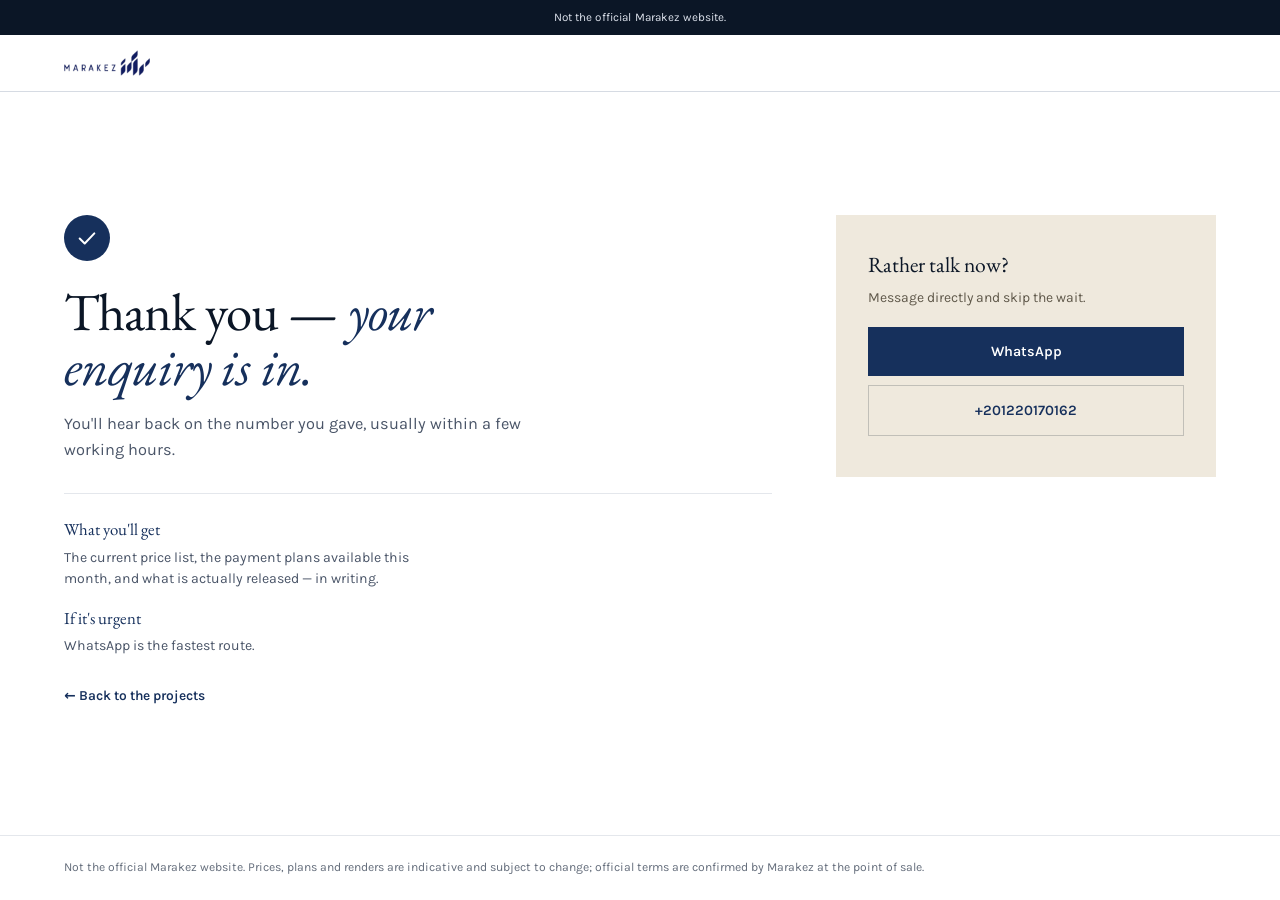
<file: thank-you.html>
<!DOCTYPE html>
<html lang="en">
<head>
<meta charset="utf-8">
<meta name="viewport" content="width=device-width,initial-scale=1">
<!-- Not for search engines: this page exists to be a conversion destination,
     and an indexed thank-you page collects stray visits that inflate your
     campaign numbers. -->
<meta name="robots" content="noindex,nofollow">
<title>Thank you — Marakez Properties</title>
<link rel="preconnect" href="https://fonts.googleapis.com">
<link rel="preconnect" href="https://fonts.gstatic.com" crossorigin>
<link href="https://fonts.googleapis.com/css2?family=EB+Garamond:ital,wght@0,400;0,500;1,400&family=Karla:wght@400;500;600;700&display=swap" rel="stylesheet">
<style>
:root{
  --paper:#fff; --ink:#0b1626; --soft:#4a5568; --faint:#646d7b;
  --rule:#e4e7ec; --hair:#d6dbe3; --accent:#16305c; --accent-light:#8fb0e0;
  --stone:#efe9dd; --stone-ink:#5f584a;
  --display:"EB Garamond",Georgia,serif; --body:"Karla",system-ui,sans-serif;
  --maxw:1280px; --gut:clamp(20px,5vw,80px);
}
*{box-sizing:border-box}
html,body{overflow-x:hidden;max-width:100%}
body{margin:0;background:var(--paper);color:var(--ink);font-family:var(--body);
  font-size:16.5px;line-height:1.62;-webkit-font-smoothing:antialiased;
  display:flex;flex-direction:column;min-height:100vh}
img{max-width:100%;display:block}
a{color:inherit}

.bar{background:var(--ink);color:#dde2ec;font-size:.73rem;padding:8px var(--gut);
  text-align:center;letter-spacing:.01em}
.bar strong{color:#fff}
.head{border-bottom:1px solid var(--hair);padding:15px var(--gut)}
.head-in{max-width:var(--maxw);margin:0 auto;display:flex;align-items:center;gap:20px}
.mark{display:flex;align-items:center;gap:10px;text-decoration:none;color:var(--ink)}
.mark img{height:26px;width:auto;max-width:170px;object-fit:contain;object-position:left center;
  display:none}
.mark img[src]:not([src=""]){display:block}
/* once a logo image loads, the text wordmark beside it is a duplicate */
.mark img[src]:not([src=""]) + .marktext{display:none}
.marktext{font-family:var(--display);font-size:1.4rem;font-weight:500}
@media(max-width:560px){.mark img{max-width:120px}}

main{flex:1;display:flex;align-items:center;padding:clamp(48px,9vw,110px) var(--gut)}
.wrap{max-width:var(--maxw);margin:0 auto;width:100%;
  display:grid;grid-template-columns:minmax(0,1.05fr) minmax(280px,380px);
  gap:clamp(32px,5vw,80px);align-items:start}
@media(max-width:900px){.wrap{grid-template-columns:1fr;gap:34px}}

.tick{width:46px;height:46px;border-radius:50%;background:var(--accent);
  display:grid;place-items:center;margin-bottom:24px}
.tick svg{width:22px;height:22px;stroke:#fff;stroke-width:2.2;fill:none;
  stroke-linecap:round;stroke-linejoin:round}
h1{font-family:var(--display);font-weight:400;font-size:clamp(2.1rem,4.4vw,3.3rem);
  line-height:1.04;margin:0 0 16px;letter-spacing:-.018em;max-width:16ch}
h1 em{font-style:italic;color:var(--accent)}
.lede{font-size:1.02rem;color:var(--soft);margin:0 0 30px;max-width:46ch}
.lede b{color:var(--ink);font-weight:600}

.next{border-top:1px solid var(--rule);padding-top:22px;margin:0}
.next dt{font-family:var(--display);font-size:1.05rem;color:var(--accent);margin-bottom:3px}
.next dd{margin:0 0 16px;font-size:.88rem;color:var(--soft);line-height:1.5;max-width:44ch}
.next dd:last-child{margin-bottom:0}

.aside{background:var(--stone);padding:clamp(22px,2.6vw,32px)}
.aside h2{font-family:var(--display);font-weight:400;font-size:1.35rem;margin:0 0 6px}
.aside p{margin:0 0 18px;font-size:.87rem;color:var(--stone-ink);line-height:1.5}
.btn{display:block;text-align:center;background:var(--accent);color:#fff;text-decoration:none;
  padding:13px 20px;font-size:.9rem;font-weight:600;margin-bottom:9px}
.btn:hover{background:#0d2650}
.btn--ghost{background:transparent;color:var(--accent);border:1px solid rgba(11,22,38,.2)}
.btn--ghost:hover{background:rgba(255,255,255,.5)}
.back{display:inline-block;margin-top:22px;font-size:.86rem;color:var(--accent);
  font-weight:600;text-decoration:none;padding:6px 0;min-height:30px}
.back:hover{text-decoration:underline}

footer{border-top:1px solid var(--rule);padding:22px var(--gut);
  font-size:.76rem;color:var(--faint)}
footer .in{max-width:var(--maxw);margin:0 auto}

/* ── Touch targets ──────────────────────────────────────────────────────────
   Footer links rendered 16px tall and the "Prefer to talk? WhatsApp" link 14px.
   Both are below the 24px minimum for a finger, so they were easy to miss and
   easy to hit by accident. Padding rather than font-size, so nothing about the
   typography changes. */
@media(max-width:600px){
  footer a{display:inline-block;padding:6px 0;min-height:28px}
  .foot-grid li{margin-bottom:2px}
  .lead-card .alt a{display:inline-block;padding:7px 0;min-height:30px}
  .mark{padding:4px 0}
}
</style>
</head>
<body>

<div class="bar" data-topbar>Not the official Marakez website.</div>

<header class="head">
  <div class="head-in">
    <a class="mark" href="index.html"><img data-logo="marakez" alt="Marakez"><span class="marktext">Marakez</span></a>
  </div>
</header>

<main>
  <div class="wrap">
    <div>
      <div class="tick" aria-hidden="true">
        <svg viewBox="0 0 24 24"><path d="M4 12.5l5.5 5.5L20 7"/></svg>
      </div>
      <h1>Thank you &mdash; <em>your enquiry is in.</em></h1>
      <p class="lede">You'll hear back on the number you gave, usually within a few working
        hours<span data-project-line></span>.</p>

      <dl class="next">
        <dt>What you'll get</dt>
        <dd>The current price list, the payment plans available this month, and what is
          actually released &mdash; in writing.</dd>
        <dt>If it's urgent</dt>
        <dd>WhatsApp is the fastest route.</dd>
      </dl>

      <a class="back" href="index.html">&larr; Back to the projects</a>
    </div>

    <aside class="aside">
      <h2>Rather talk now?</h2>
      <p>Message directly and skip the wait.</p>
      <a class="btn" data-wa="Hello, I've just sent an enquiry through the website." href="#">WhatsApp</a>
      <a class="btn btn--ghost" data-tel href="#">Call</a>
    </aside>
  </div>
</main>

<footer><div class="in">
  <span data-footer-dis>Not the official Marakez website. Prices, plans and renders are
  indicative and subject to change; official terms are confirmed by Marakez at the point of sale.</span>
</div></footer>

<script src="assets/tracking.js"></script>
<script>
/* ── Conversion signal ─────────────────────────────────────────────────────
   The form drops a one-time token in sessionStorage just before it sends you
   here. This page fires the conversion only if that token is present, then
   removes it.

   That guard matters more than it looks. Without it every refresh, every
   back-then-forward, every bookmarked visit and every crawler hit counts as
   another lead — and you would be optimising Meta campaigns against numbers
   that include none of those people twice over.                              */
(function () {
  var KEY = "marakez_lead";
  var raw = null;
  try { raw = sessionStorage.getItem(KEY); sessionStorage.removeItem(KEY); } catch (e) {}

  var lead = null;
  if (raw) { try { lead = JSON.parse(raw); } catch (e) { lead = {}; } }

  /* The URL carries the project too. If storage was unavailable the token is
     missing, but the name can still be shown — the conversion event stays
     gated on the token, so this never turns a refresh into a lead. */
  var fromUrl = "";
  try {
    var qs = new URLSearchParams(location.search).get("project") || "";
    fromUrl = qs.replace(/-/g, " ").replace(/\b\w/g, function (c) { return c.toUpperCase(); });
  } catch (e) {}

  /* name the project in the copy, if we know it */
  var name = (lead && lead.project) || fromUrl;
  var line = document.querySelector("[data-project-line]");
  if (line && name) line.textContent = " about " + name;

  if (!lead) return;   /* someone landed here directly — no conversion counted */

  window.dataLayer = window.dataLayer || [];
  /* Tells tracking.js this is a real, once-only conversion — the same token
     that gates the dataLayer event also gates the Meta and Ads conversions,
     so a refresh cannot double-count on any platform. */
  window.__leadConfirmed = true;
  if (typeof window.fireConversions === "function") window.fireConversions();

  window.dataLayer.push({
    event: "thank_you_view",
    lead_project: lead.project || "",
    lead_enquiry_type: lead.enquiry_type || "",
    lead_property_type: lead.property_types || "",
    lead_unit_size: lead.unit_size || "",
    lead_budget: lead.budget || ""
  });
})();
</script>
<script src="assets/content.js"></script>
<script src="assets/availability.js"></script>
</body>
</html>
</file>
